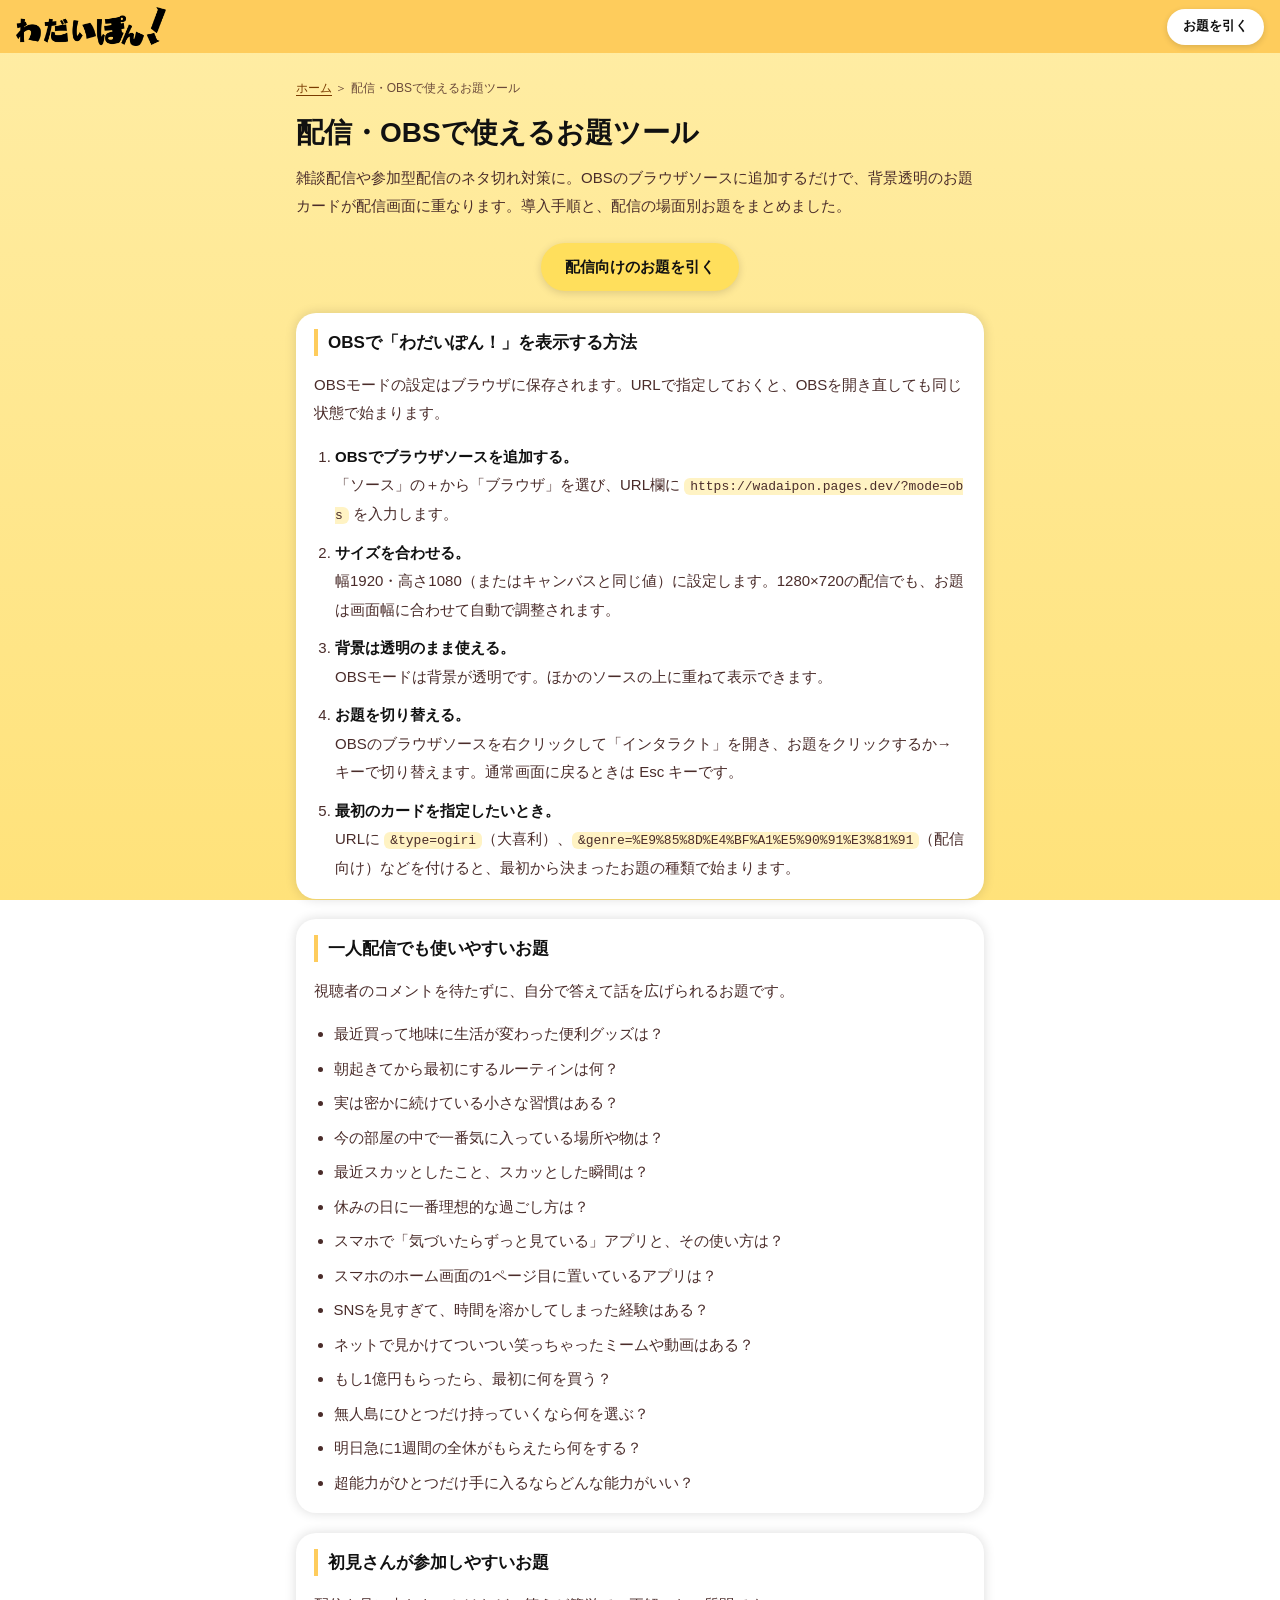
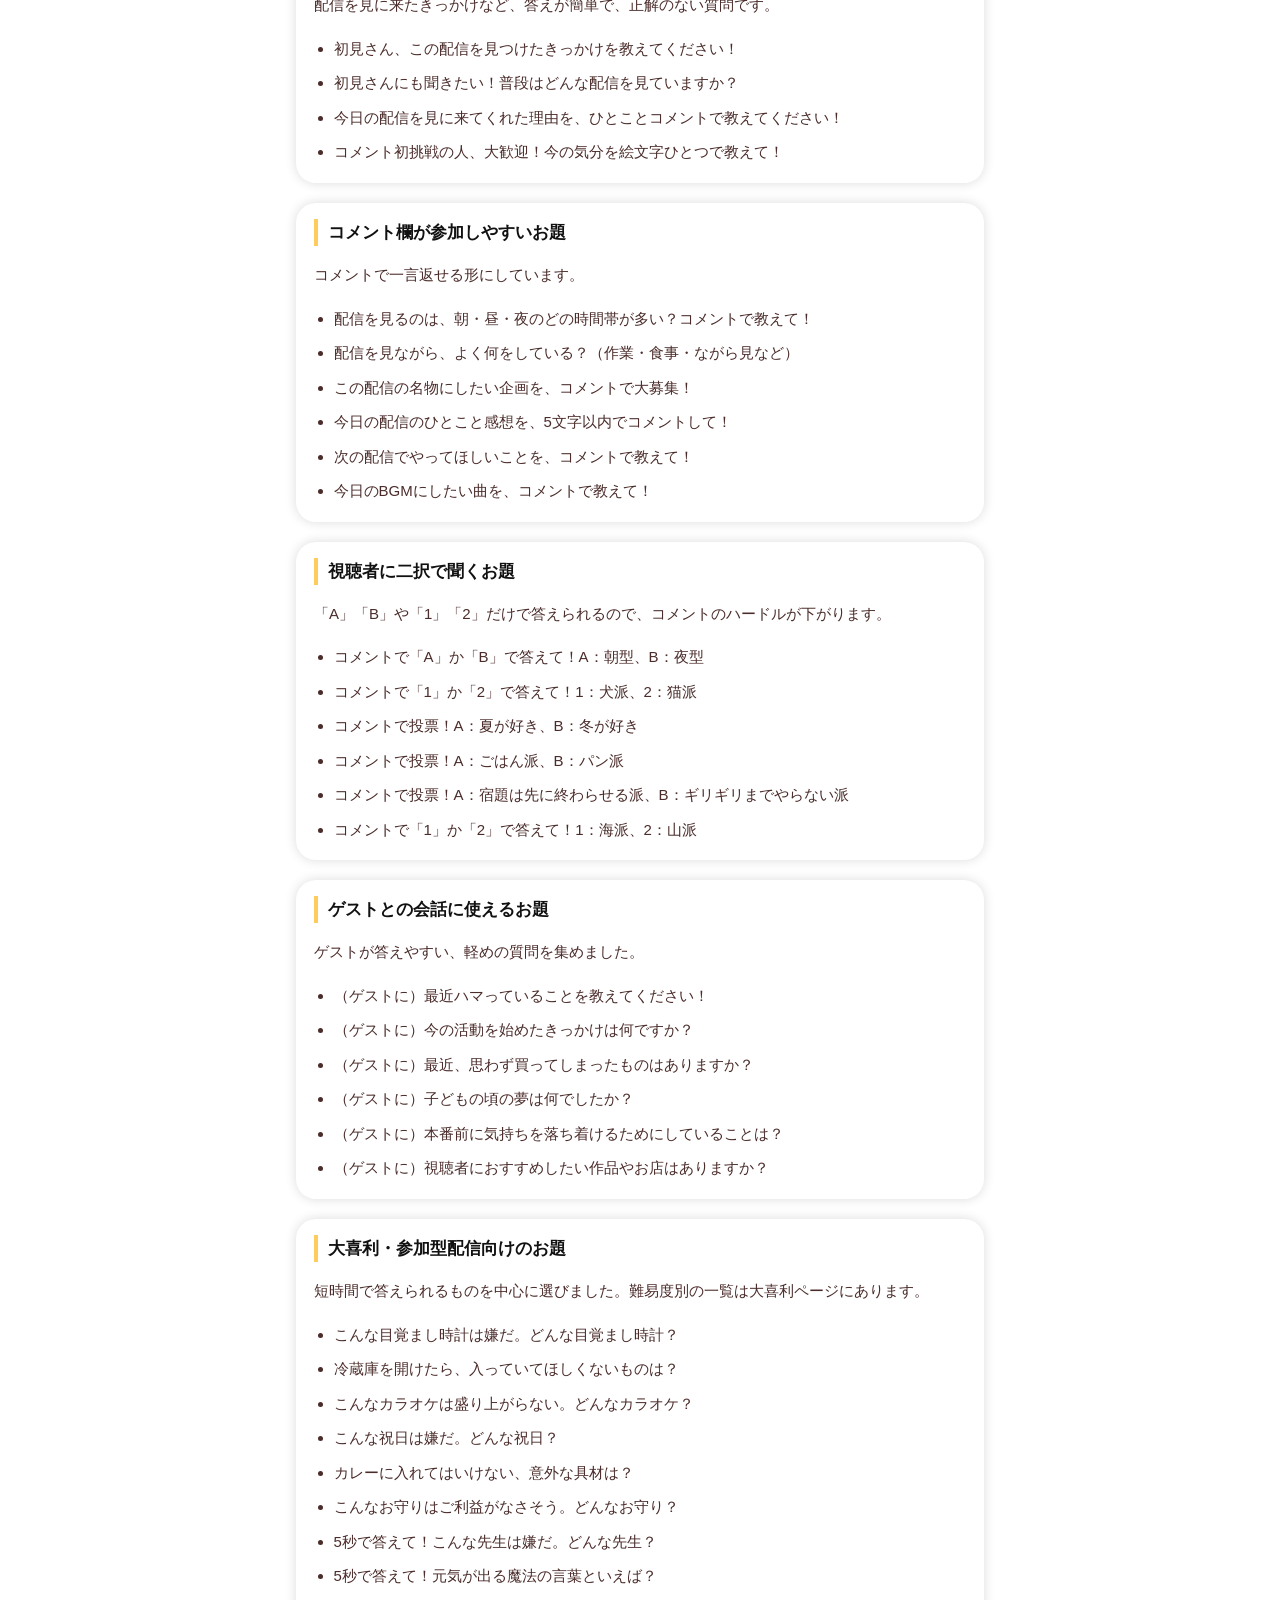
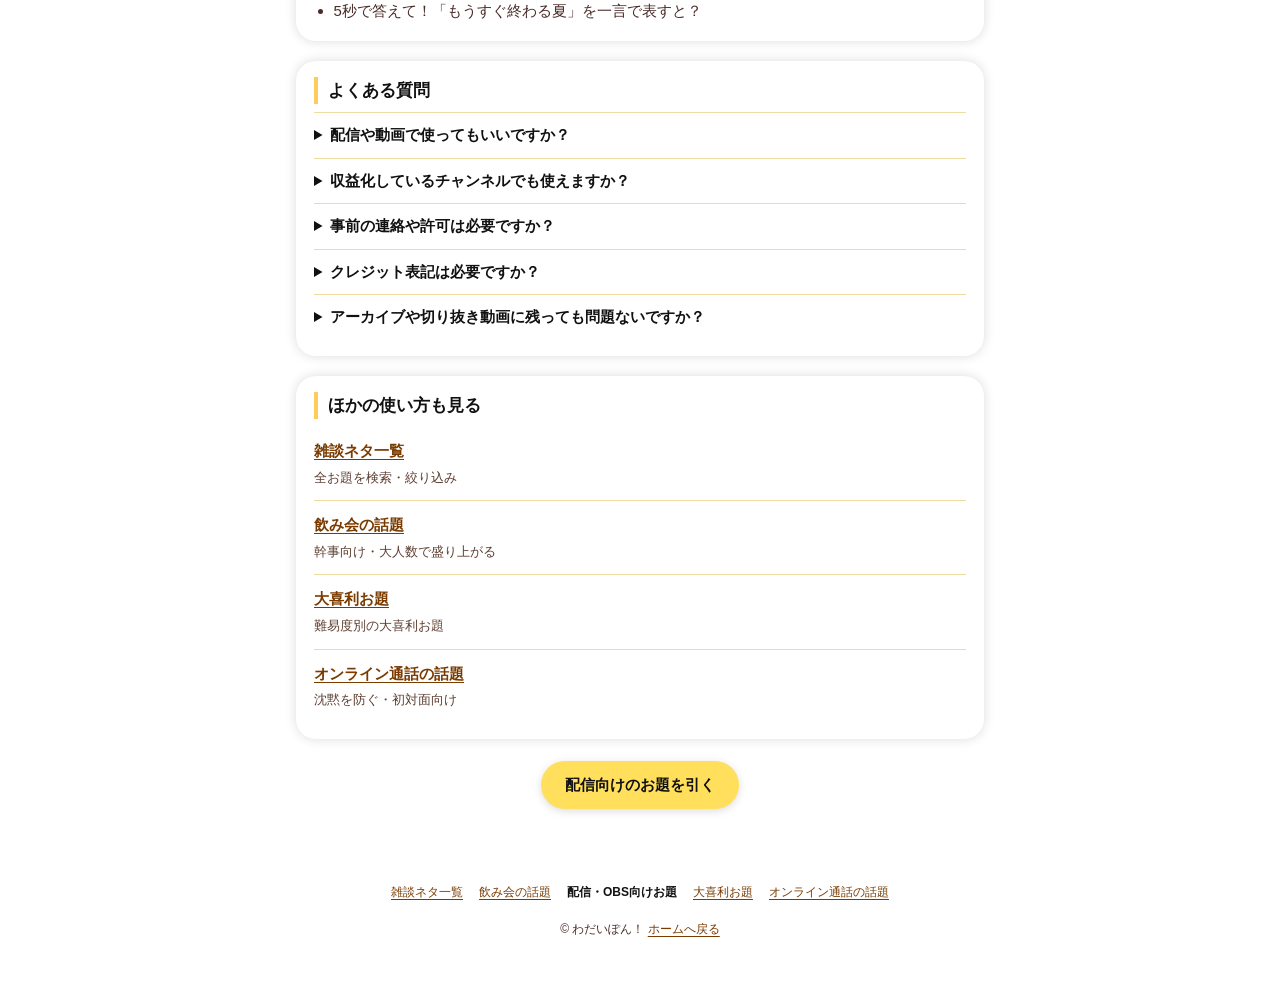
<file: haishin/index.html>
<!doctype html>
<html lang="ja">
<head>
<meta charset="utf-8">
<meta name="viewport" content="width=device-width, initial-scale=1">
<title>配信・OBSで使えるお題ツール｜透明背景・URL指定・コメント参加型お題｜わだいぽん！</title>
<meta name="description" content="OBSのブラウザソースにそのまま追加できる無料のお題ツール。背景透明のOBSモード、URLでの初期設定、初見さん向け・コメント参加型・二択・ゲスト会話のお題を紹介します。">
<meta name="robots" content="index, follow, max-image-preview:large">
<meta name="theme-color" content="#fecc5c">
<link rel="canonical" href="https://wadaipon.pages.dev/haishin/">
<meta property="og:type" content="article">
<meta property="og:site_name" content="わだいぽん！">
<meta property="og:locale" content="ja_JP">
<meta property="og:title" content="配信・OBSで使えるお題ツール｜透明背景・URL指定・コメント参加型お題｜わだいぽん！">
<meta property="og:description" content="OBSのブラウザソースにそのまま追加できる無料のお題ツール。背景透明のOBSモード、URLでの初期設定、初見さん向け・コメント参加型・二択・ゲスト会話のお題を紹介します。">
<meta property="og:url" content="https://wadaipon.pages.dev/haishin/">
<meta property="og:image" content="https://wadaipon.pages.dev/assets/e8d5dbaa069a6652a78911e64f6f37c8.jpg">
<meta name="twitter:card" content="summary_large_image">
<meta name="twitter:title" content="配信・OBSで使えるお題ツール｜透明背景・URL指定・コメント参加型お題｜わだいぽん！">
<meta name="twitter:description" content="OBSのブラウザソースにそのまま追加できる無料のお題ツール。背景透明のOBSモード、URLでの初期設定、初見さん向け・コメント参加型・二択・ゲスト会話のお題を紹介します。">
<meta name="twitter:image" content="https://wadaipon.pages.dev/assets/e8d5dbaa069a6652a78911e64f6f37c8.jpg">
<link rel="icon" href="https://wadaipon.pages.dev/favicon.ico" sizes="any">
<link rel="icon" type="image/png" href="https://wadaipon.pages.dev/favicon.png" sizes="192x192">
<link rel="apple-touch-icon" href="/assets/apple-touch-icon.png">
<script type="application/ld+json">{"@context": "https://schema.org", "@type": "BreadcrumbList", "itemListElement": [{"@type": "ListItem", "position": 1, "name": "わだいぽん！", "item": "https://wadaipon.pages.dev/"}, {"@type": "ListItem", "position": 2, "name": "配信・OBSで使えるお題ツール", "item": "https://wadaipon.pages.dev/haishin/"}]}</script>
<script type="application/ld+json">{"@context": "https://schema.org", "@type": "WebPage", "name": "配信・OBSで使えるお題ツール｜透明背景・URL指定・コメント参加型お題｜わだいぽん！", "url": "https://wadaipon.pages.dev/haishin/", "inLanguage": "ja", "dateModified": "2026-11-14", "isPartOf": {"@type": "WebSite", "name": "わだいぽん！", "url": "https://wadaipon.pages.dev/"}}</script>
<script type="application/ld+json">{"@context": "https://schema.org", "@type": "FAQPage", "mainEntity": [{"@type": "Question", "name": "配信や動画で使ってもいいですか？", "acceptedAnswer": {"@type": "Answer", "text": "はい。YouTube、Twitch、ツイキャス、ニコニコ生放送など、配信や動画でご自由にお使いいただけます。"}}, {"@type": "Question", "name": "収益化しているチャンネルでも使えますか？", "acceptedAnswer": {"@type": "Answer", "text": "はい。個人・法人を問わず、収益化されている配信でも無料でご利用いただけます。"}}, {"@type": "Question", "name": "事前の連絡や許可は必要ですか？", "acceptedAnswer": {"@type": "Answer", "text": "不要です。事前連絡なしでお使いいただけます。"}}, {"@type": "Question", "name": "クレジット表記は必要ですか？", "acceptedAnswer": {"@type": "Answer", "text": "任意です。記載しなくても問題ありませんが、概要欄やSNSでご紹介いただけると励みになります。"}}, {"@type": "Question", "name": "アーカイブや切り抜き動画に残っても問題ないですか？", "acceptedAnswer": {"@type": "Answer", "text": "問題ありません。切り抜き動画やアーカイブでもそのままご利用いただけます。"}}]}</script>
<link rel="stylesheet" href="/css/pages.css">
</head>
<body>
<a class="skip" href="#main">本文へ移動</a>
<header class="hd"><a class="logo" href="/"><img src="/assets/71b719b9245d8a863fe940a97056536b.png" alt="わだいぽん！" width="150" height="82"></a><a class="cta-s" href="/">お題を引く</a></header>
<main id="main">
<nav class="bc" aria-label="パンくず"><a href="/">ホーム</a> ＞ <span>配信・OBSで使えるお題ツール</span></nav>
<h1>配信・OBSで使えるお題ツール</h1>
<p class="lead">雑談配信や参加型配信のネタ切れ対策に。OBSのブラウザソースに追加するだけで、背景透明のお題カードが配信画面に重なります。導入手順と、配信の場面別お題をまとめました。</p>
<p class="cta"><a href="/?genre=%E9%85%8D%E4%BF%A1%E5%90%91%E3%81%91">配信向けのお題を引く</a></p>
<section><h2>OBSで「わだいぽん！」を表示する方法</h2><p>OBSモードの設定はブラウザに保存されます。URLで指定しておくと、OBSを開き直しても同じ状態で始まります。</p><ol class="tp"><li><b>OBSでブラウザソースを追加する。</b>「ソース」の＋から「ブラウザ」を選び、URL欄に <code>https://wadaipon.pages.dev/?mode=obs</code> を入力します。</li><li><b>サイズを合わせる。</b>幅1920・高さ1080（またはキャンバスと同じ値）に設定します。1280×720の配信でも、お題は画面幅に合わせて自動で調整されます。</li><li><b>背景は透明のまま使える。</b>OBSモードは背景が透明です。ほかのソースの上に重ねて表示できます。</li><li><b>お題を切り替える。</b>OBSのブラウザソースを右クリックして「インタラクト」を開き、お題をクリックするか→キーで切り替えます。通常画面に戻るときは Esc キーです。</li><li><b>最初のカードを指定したいとき。</b>URLに <code>&amp;type=ogiri</code>（大喜利）、<code>&amp;genre=%E9%85%8D%E4%BF%A1%E5%90%91%E3%81%91</code>（配信向け）などを付けると、最初から決まったお題の種類で始まります。</li></ol></section><section><h2>一人配信でも使いやすいお題</h2><p>視聴者のコメントを待たずに、自分で答えて話を広げられるお題です。</p><ul class="tl"><li>最近買って地味に生活が変わった便利グッズは？</li><li>朝起きてから最初にするルーティンは何？</li><li>実は密かに続けている小さな習慣はある？</li><li>今の部屋の中で一番気に入っている場所や物は？</li><li>最近スカッとしたこと、スカッとした瞬間は？</li><li>休みの日に一番理想的な過ごし方は？</li><li>スマホで「気づいたらずっと見ている」アプリと、その使い方は？</li><li>スマホのホーム画面の1ページ目に置いているアプリは？</li><li>SNSを見すぎて、時間を溶かしてしまった経験はある？</li><li>ネットで見かけてついつい笑っちゃったミームや動画はある？</li><li>もし1億円もらったら、最初に何を買う？</li><li>無人島にひとつだけ持っていくなら何を選ぶ？</li><li>明日急に1週間の全休がもらえたら何をする？</li><li>超能力がひとつだけ手に入るならどんな能力がいい？</li></ul></section><section><h2>初見さんが参加しやすいお題</h2><p>配信を見に来たきっかけなど、答えが簡単で、正解のない質問です。</p><ul class="tl"><li>初見さん、この配信を見つけたきっかけを教えてください！</li><li>初見さんにも聞きたい！普段はどんな配信を見ていますか？</li><li>今日の配信を見に来てくれた理由を、ひとことコメントで教えてください！</li><li>コメント初挑戦の人、大歓迎！今の気分を絵文字ひとつで教えて！</li></ul></section><section><h2>コメント欄が参加しやすいお題</h2><p>コメントで一言返せる形にしています。</p><ul class="tl"><li>配信を見るのは、朝・昼・夜のどの時間帯が多い？コメントで教えて！</li><li>配信を見ながら、よく何をしている？（作業・食事・ながら見など）</li><li>この配信の名物にしたい企画を、コメントで大募集！</li><li>今日の配信のひとこと感想を、5文字以内でコメントして！</li><li>次の配信でやってほしいことを、コメントで教えて！</li><li>今日のBGMにしたい曲を、コメントで教えて！</li></ul></section><section><h2>視聴者に二択で聞くお題</h2><p>「A」「B」や「1」「2」だけで答えられるので、コメントのハードルが下がります。</p><ul class="tl"><li>コメントで「A」か「B」で答えて！A：朝型、B：夜型</li><li>コメントで「1」か「2」で答えて！1：犬派、2：猫派</li><li>コメントで投票！A：夏が好き、B：冬が好き</li><li>コメントで投票！A：ごはん派、B：パン派</li><li>コメントで投票！A：宿題は先に終わらせる派、B：ギリギリまでやらない派</li><li>コメントで「1」か「2」で答えて！1：海派、2：山派</li></ul></section><section><h2>ゲストとの会話に使えるお題</h2><p>ゲストが答えやすい、軽めの質問を集めました。</p><ul class="tl"><li>（ゲストに）最近ハマっていることを教えてください！</li><li>（ゲストに）今の活動を始めたきっかけは何ですか？</li><li>（ゲストに）最近、思わず買ってしまったものはありますか？</li><li>（ゲストに）子どもの頃の夢は何でしたか？</li><li>（ゲストに）本番前に気持ちを落ち着けるためにしていることは？</li><li>（ゲストに）視聴者におすすめしたい作品やお店はありますか？</li></ul></section><section><h2>大喜利・参加型配信向けのお題</h2><p>短時間で答えられるものを中心に選びました。難易度別の一覧は大喜利ページにあります。</p><ul class="tl"><li>こんな目覚まし時計は嫌だ。どんな目覚まし時計？</li><li>冷蔵庫を開けたら、入っていてほしくないものは？</li><li>こんなカラオケは盛り上がらない。どんなカラオケ？</li><li>こんな祝日は嫌だ。どんな祝日？</li><li>カレーに入れてはいけない、意外な具材は？</li><li>こんなお守りはご利益がなさそう。どんなお守り？</li><li>5秒で答えて！こんな先生は嫌だ。どんな先生？</li><li>5秒で答えて！元気が出る魔法の言葉といえば？</li><li>5秒で答えて！「もうすぐ終わる夏」を一言で表すと？</li></ul></section>
<section><h2>よくある質問</h2><details><summary>配信や動画で使ってもいいですか？</summary><p>はい。YouTube、Twitch、ツイキャス、ニコニコ生放送など、配信や動画でご自由にお使いいただけます。</p></details><details><summary>収益化しているチャンネルでも使えますか？</summary><p>はい。個人・法人を問わず、収益化されている配信でも無料でご利用いただけます。</p></details><details><summary>事前の連絡や許可は必要ですか？</summary><p>不要です。事前連絡なしでお使いいただけます。</p></details><details><summary>クレジット表記は必要ですか？</summary><p>任意です。記載しなくても問題ありませんが、概要欄やSNSでご紹介いただけると励みになります。</p></details><details><summary>アーカイブや切り抜き動画に残っても問題ないですか？</summary><p>問題ありません。切り抜き動画やアーカイブでもそのままご利用いただけます。</p></details></section>
<section><h2>ほかの使い方も見る</h2><ul class="rel"><li><a href="/topics/">雑談ネタ一覧</a><span>全お題を検索・絞り込み</span></li><li><a href="/nomikai/">飲み会の話題</a><span>幹事向け・大人数で盛り上がる</span></li><li><a href="/ogiri/">大喜利お題</a><span>難易度別の大喜利お題</span></li><li><a href="/online/">オンライン通話の話題</a><span>沈黙を防ぐ・初対面向け</span></li></ul></section>
<p class="cta"><a href="/?genre=%E9%85%8D%E4%BF%A1%E5%90%91%E3%81%91">配信向けのお題を引く</a></p>
</main>
<footer><nav aria-label="お題ページ一覧"><a href="/topics/">雑談ネタ一覧</a><a href="/nomikai/">飲み会の話題</a><a href="/haishin/" aria-current="page">配信・OBS向けお題</a><a href="/ogiri/">大喜利お題</a><a href="/online/">オンライン通話の話題</a></nav><p>© わだいぽん！ <a href="/">ホームへ戻る</a></p></footer>

</body>
</html>
</file>
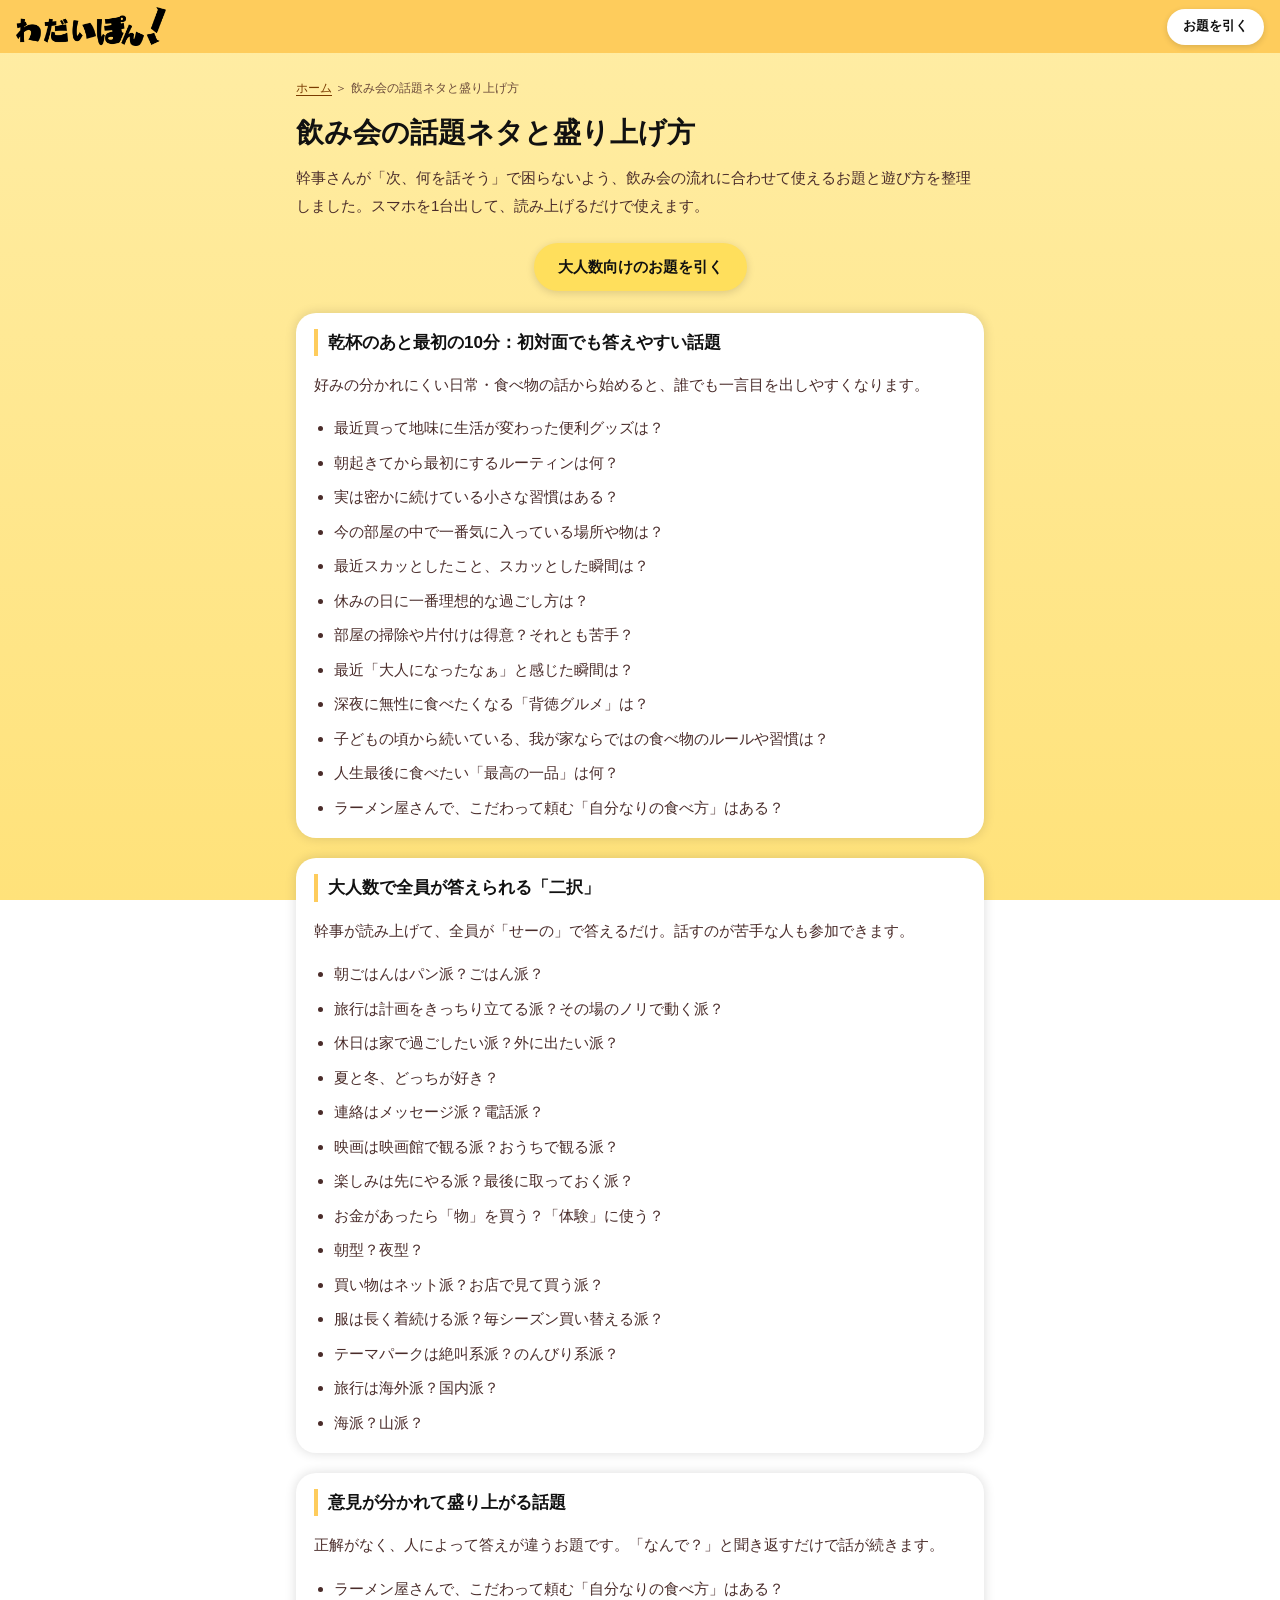
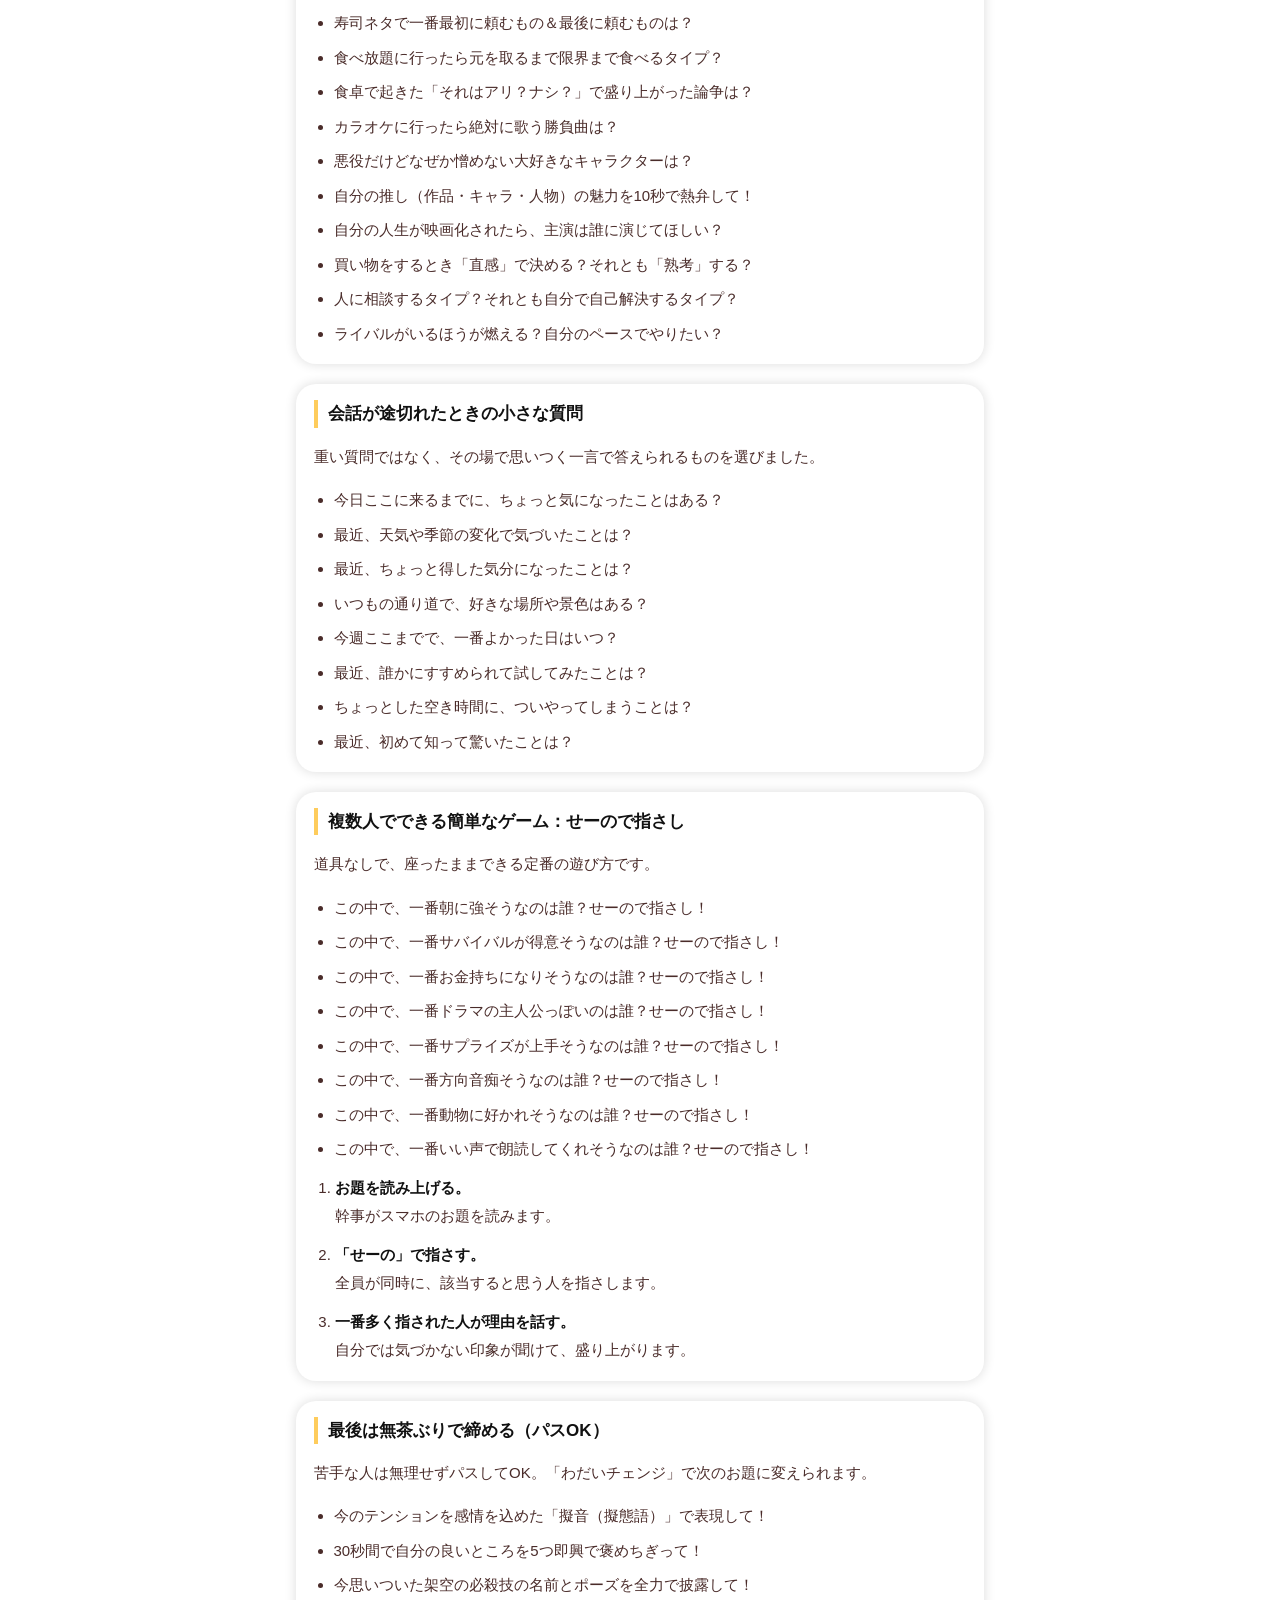
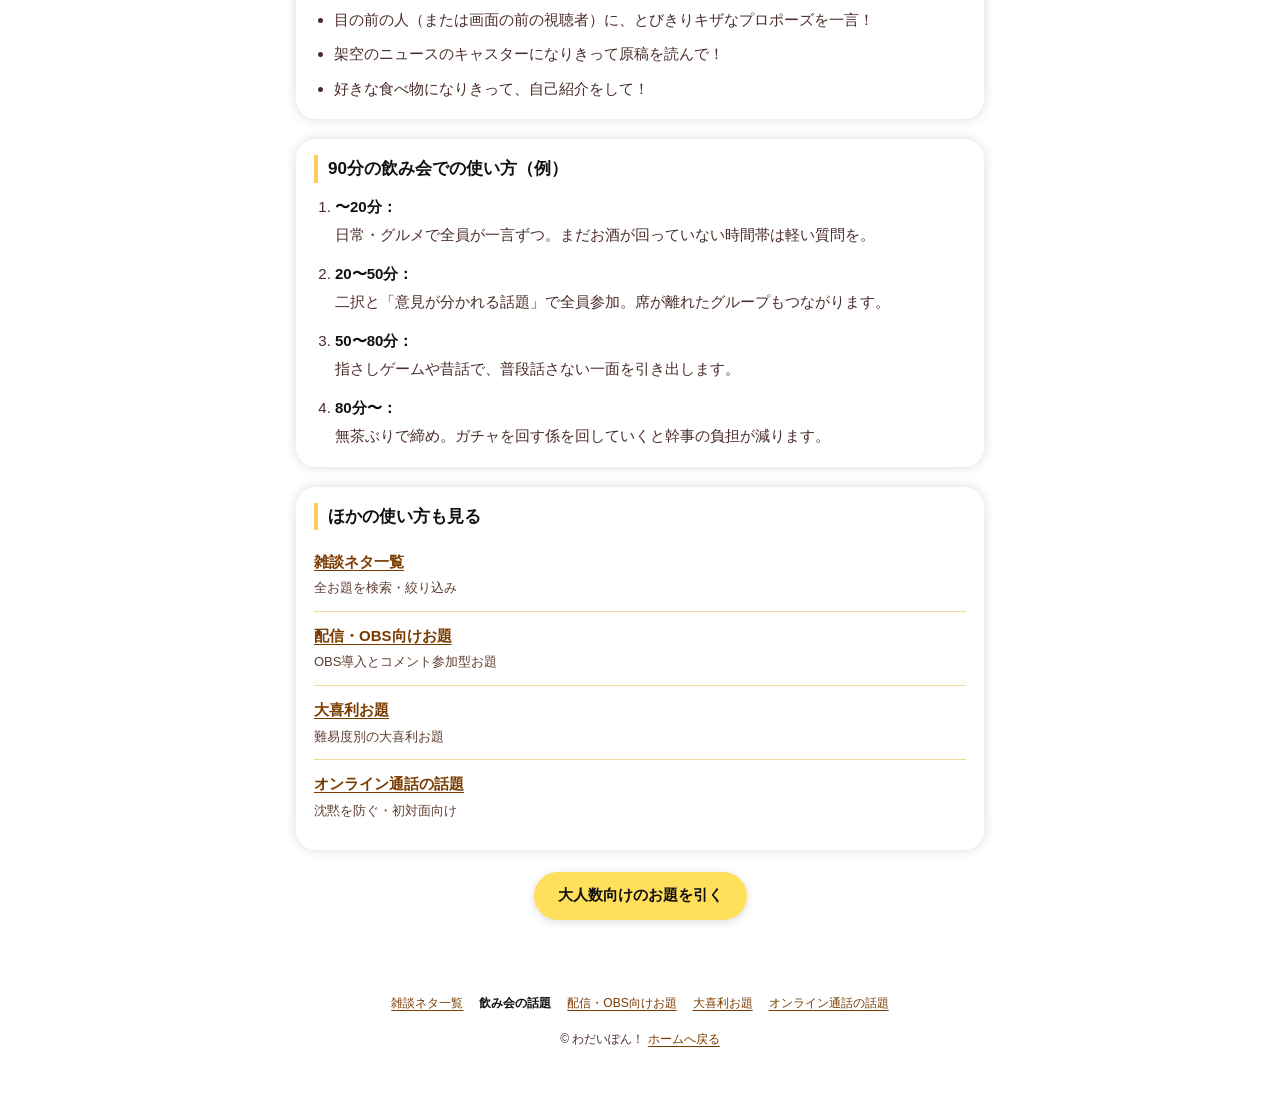
<file: nomikai/index.html>
<!doctype html>
<html lang="ja">
<head>
<meta charset="utf-8">
<meta name="viewport" content="width=device-width, initial-scale=1">
<title>飲み会の話題ネタと盛り上げ方｜初対面・大人数・沈黙対策【幹事向け】｜わだいぽん！</title>
<meta name="description" content="飲み会・宴会の幹事向けに、初対面でも答えやすい話題、大人数で盛り上がる二択、意見が分かれるお題、会話が途切れたときの質問、せーので指さしゲームの進め方をまとめました。">
<meta name="robots" content="index, follow, max-image-preview:large">
<meta name="theme-color" content="#fecc5c">
<link rel="canonical" href="https://wadaipon.pages.dev/nomikai/">
<meta property="og:type" content="article">
<meta property="og:site_name" content="わだいぽん！">
<meta property="og:locale" content="ja_JP">
<meta property="og:title" content="飲み会の話題ネタと盛り上げ方｜初対面・大人数・沈黙対策【幹事向け】｜わだいぽん！">
<meta property="og:description" content="飲み会・宴会の幹事向けに、初対面でも答えやすい話題、大人数で盛り上がる二択、意見が分かれるお題、会話が途切れたときの質問、せーので指さしゲームの進め方をまとめました。">
<meta property="og:url" content="https://wadaipon.pages.dev/nomikai/">
<meta property="og:image" content="https://wadaipon.pages.dev/assets/e8d5dbaa069a6652a78911e64f6f37c8.jpg">
<meta name="twitter:card" content="summary_large_image">
<meta name="twitter:title" content="飲み会の話題ネタと盛り上げ方｜初対面・大人数・沈黙対策【幹事向け】｜わだいぽん！">
<meta name="twitter:description" content="飲み会・宴会の幹事向けに、初対面でも答えやすい話題、大人数で盛り上がる二択、意見が分かれるお題、会話が途切れたときの質問、せーので指さしゲームの進め方をまとめました。">
<meta name="twitter:image" content="https://wadaipon.pages.dev/assets/e8d5dbaa069a6652a78911e64f6f37c8.jpg">
<link rel="icon" href="https://wadaipon.pages.dev/favicon.ico" sizes="any">
<link rel="icon" type="image/png" href="https://wadaipon.pages.dev/favicon.png" sizes="192x192">
<link rel="apple-touch-icon" href="/assets/apple-touch-icon.png">
<script type="application/ld+json">{"@context": "https://schema.org", "@type": "BreadcrumbList", "itemListElement": [{"@type": "ListItem", "position": 1, "name": "わだいぽん！", "item": "https://wadaipon.pages.dev/"}, {"@type": "ListItem", "position": 2, "name": "飲み会の話題ネタと盛り上げ方", "item": "https://wadaipon.pages.dev/nomikai/"}]}</script>
<script type="application/ld+json">{"@context": "https://schema.org", "@type": "WebPage", "name": "飲み会の話題ネタと盛り上げ方｜初対面・大人数・沈黙対策【幹事向け】｜わだいぽん！", "url": "https://wadaipon.pages.dev/nomikai/", "inLanguage": "ja", "dateModified": "2026-11-14", "isPartOf": {"@type": "WebSite", "name": "わだいぽん！", "url": "https://wadaipon.pages.dev/"}}</script>
<link rel="stylesheet" href="/css/pages.css">
</head>
<body>
<a class="skip" href="#main">本文へ移動</a>
<header class="hd"><a class="logo" href="/"><img src="/assets/71b719b9245d8a863fe940a97056536b.png" alt="わだいぽん！" width="150" height="82"></a><a class="cta-s" href="/">お題を引く</a></header>
<main id="main">
<nav class="bc" aria-label="パンくず"><a href="/">ホーム</a> ＞ <span>飲み会の話題ネタと盛り上げ方</span></nav>
<h1>飲み会の話題ネタと盛り上げ方</h1>
<p class="lead">幹事さんが「次、何を話そう」で困らないよう、飲み会の流れに合わせて使えるお題と遊び方を整理しました。スマホを1台出して、読み上げるだけで使えます。</p>
<p class="cta"><a href="/?scene=%E5%A4%A7%E4%BA%BA%E6%95%B0">大人数向けのお題を引く</a></p>
<section><h2>乾杯のあと最初の10分：初対面でも答えやすい話題</h2><p>好みの分かれにくい日常・食べ物の話から始めると、誰でも一言目を出しやすくなります。</p><ul class="tl"><li>最近買って地味に生活が変わった便利グッズは？</li><li>朝起きてから最初にするルーティンは何？</li><li>実は密かに続けている小さな習慣はある？</li><li>今の部屋の中で一番気に入っている場所や物は？</li><li>最近スカッとしたこと、スカッとした瞬間は？</li><li>休みの日に一番理想的な過ごし方は？</li><li>部屋の掃除や片付けは得意？それとも苦手？</li><li>最近「大人になったなぁ」と感じた瞬間は？</li><li>深夜に無性に食べたくなる「背徳グルメ」は？</li><li>子どもの頃から続いている、我が家ならではの食べ物のルールや習慣は？</li><li>人生最後に食べたい「最高の一品」は何？</li><li>ラーメン屋さんで、こだわって頼む「自分なりの食べ方」はある？</li></ul></section><section><h2>大人数で全員が答えられる「二択」</h2><p>幹事が読み上げて、全員が「せーの」で答えるだけ。話すのが苦手な人も参加できます。</p><ul class="tl"><li>朝ごはんはパン派？ごはん派？</li><li>旅行は計画をきっちり立てる派？その場のノリで動く派？</li><li>休日は家で過ごしたい派？外に出たい派？</li><li>夏と冬、どっちが好き？</li><li>連絡はメッセージ派？電話派？</li><li>映画は映画館で観る派？おうちで観る派？</li><li>楽しみは先にやる派？最後に取っておく派？</li><li>お金があったら「物」を買う？「体験」に使う？</li><li>朝型？夜型？</li><li>買い物はネット派？お店で見て買う派？</li><li>服は長く着続ける派？毎シーズン買い替える派？</li><li>テーマパークは絶叫系派？のんびり系派？</li><li>旅行は海外派？国内派？</li><li>海派？山派？</li></ul></section><section><h2>意見が分かれて盛り上がる話題</h2><p>正解がなく、人によって答えが違うお題です。「なんで？」と聞き返すだけで話が続きます。</p><ul class="tl"><li>ラーメン屋さんで、こだわって頼む「自分なりの食べ方」はある？</li><li>寿司ネタで一番最初に頼むもの＆最後に頼むものは？</li><li>食べ放題に行ったら元を取るまで限界まで食べるタイプ？</li><li>食卓で起きた「それはアリ？ナシ？」で盛り上がった論争は？</li><li>カラオケに行ったら絶対に歌う勝負曲は？</li><li>悪役だけどなぜか憎めない大好きなキャラクターは？</li><li>自分の推し（作品・キャラ・人物）の魅力を10秒で熱弁して！</li><li>自分の人生が映画化されたら、主演は誰に演じてほしい？</li><li>買い物をするとき「直感」で決める？それとも「熟考」する？</li><li>人に相談するタイプ？それとも自分で自己解決するタイプ？</li><li>ライバルがいるほうが燃える？自分のペースでやりたい？</li></ul></section><section><h2>会話が途切れたときの小さな質問</h2><p>重い質問ではなく、その場で思いつく一言で答えられるものを選びました。</p><ul class="tl"><li>今日ここに来るまでに、ちょっと気になったことはある？</li><li>最近、天気や季節の変化で気づいたことは？</li><li>最近、ちょっと得した気分になったことは？</li><li>いつもの通り道で、好きな場所や景色はある？</li><li>今週ここまでで、一番よかった日はいつ？</li><li>最近、誰かにすすめられて試してみたことは？</li><li>ちょっとした空き時間に、ついやってしまうことは？</li><li>最近、初めて知って驚いたことは？</li></ul></section><section><h2>複数人でできる簡単なゲーム：せーので指さし</h2><p>道具なしで、座ったままできる定番の遊び方です。</p><ul class="tl"><li>この中で、一番朝に強そうなのは誰？せーので指さし！</li><li>この中で、一番サバイバルが得意そうなのは誰？せーので指さし！</li><li>この中で、一番お金持ちになりそうなのは誰？せーので指さし！</li><li>この中で、一番ドラマの主人公っぽいのは誰？せーので指さし！</li><li>この中で、一番サプライズが上手そうなのは誰？せーので指さし！</li><li>この中で、一番方向音痴そうなのは誰？せーので指さし！</li><li>この中で、一番動物に好かれそうなのは誰？せーので指さし！</li><li>この中で、一番いい声で朗読してくれそうなのは誰？せーので指さし！</li></ul><ol class="tp"><li><b>お題を読み上げる。</b>幹事がスマホのお題を読みます。</li><li><b>「せーの」で指さす。</b>全員が同時に、該当すると思う人を指さします。</li><li><b>一番多く指された人が理由を話す。</b>自分では気づかない印象が聞けて、盛り上がります。</li></ol></section><section><h2>最後は無茶ぶりで締める（パスOK）</h2><p>苦手な人は無理せずパスしてOK。「わだいチェンジ」で次のお題に変えられます。</p><ul class="tl"><li>今のテンションを感情を込めた「擬音（擬態語）」で表現して！</li><li>30秒間で自分の良いところを5つ即興で褒めちぎって！</li><li>今思いついた架空の必殺技の名前とポーズを全力で披露して！</li><li>目の前の人（または画面の前の視聴者）に、とびきりキザなプロポーズを一言！</li><li>架空のニュースのキャスターになりきって原稿を読んで！</li><li>好きな食べ物になりきって、自己紹介をして！</li></ul></section><section><h2>90分の飲み会での使い方（例）</h2><ol class="tp"><li><b>〜20分：</b>日常・グルメで全員が一言ずつ。まだお酒が回っていない時間帯は軽い質問を。</li><li><b>20〜50分：</b>二択と「意見が分かれる話題」で全員参加。席が離れたグループもつながります。</li><li><b>50〜80分：</b>指さしゲームや昔話で、普段話さない一面を引き出します。</li><li><b>80分〜：</b>無茶ぶりで締め。ガチャを回す係を回していくと幹事の負担が減ります。</li></ol></section>

<section><h2>ほかの使い方も見る</h2><ul class="rel"><li><a href="/topics/">雑談ネタ一覧</a><span>全お題を検索・絞り込み</span></li><li><a href="/haishin/">配信・OBS向けお題</a><span>OBS導入とコメント参加型お題</span></li><li><a href="/ogiri/">大喜利お題</a><span>難易度別の大喜利お題</span></li><li><a href="/online/">オンライン通話の話題</a><span>沈黙を防ぐ・初対面向け</span></li></ul></section>
<p class="cta"><a href="/?scene=%E5%A4%A7%E4%BA%BA%E6%95%B0">大人数向けのお題を引く</a></p>
</main>
<footer><nav aria-label="お題ページ一覧"><a href="/topics/">雑談ネタ一覧</a><a href="/nomikai/" aria-current="page">飲み会の話題</a><a href="/haishin/">配信・OBS向けお題</a><a href="/ogiri/">大喜利お題</a><a href="/online/">オンライン通話の話題</a></nav><p>© わだいぽん！ <a href="/">ホームへ戻る</a></p></footer>

</body>
</html>
</file>
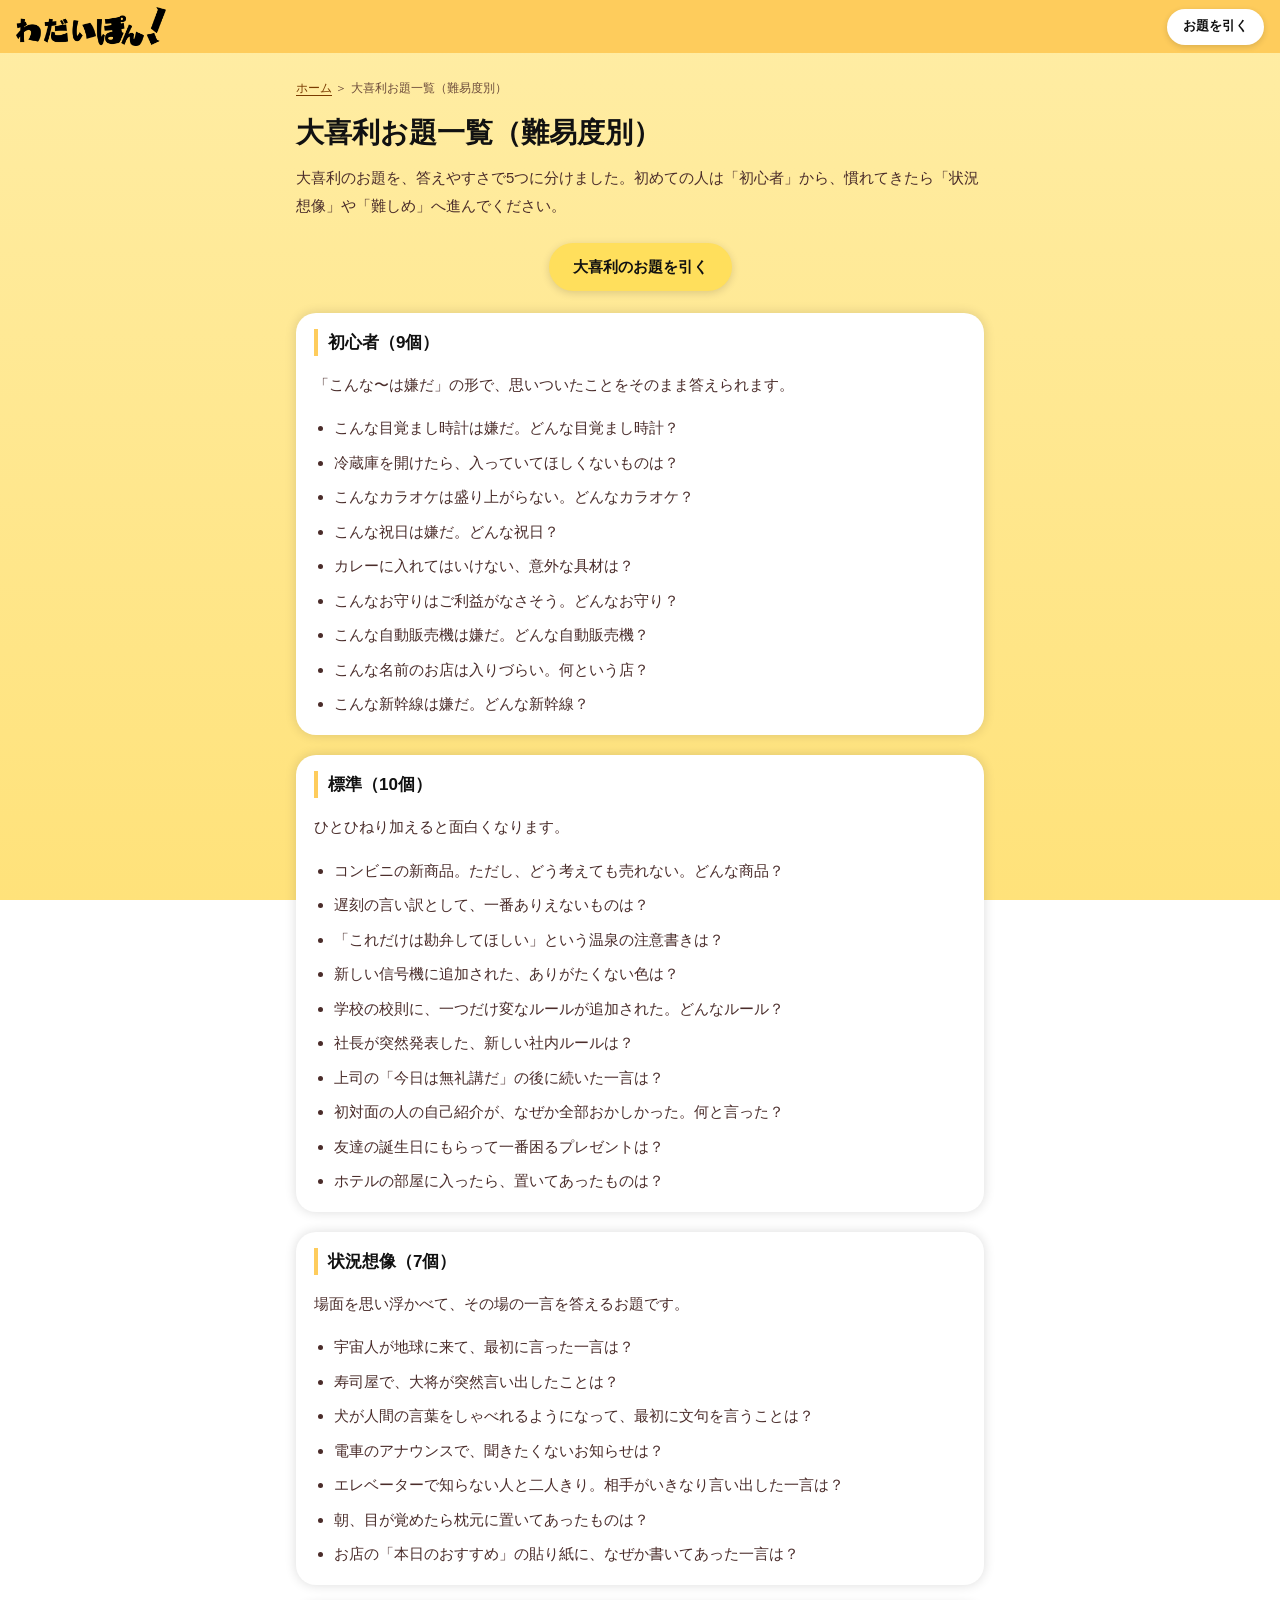
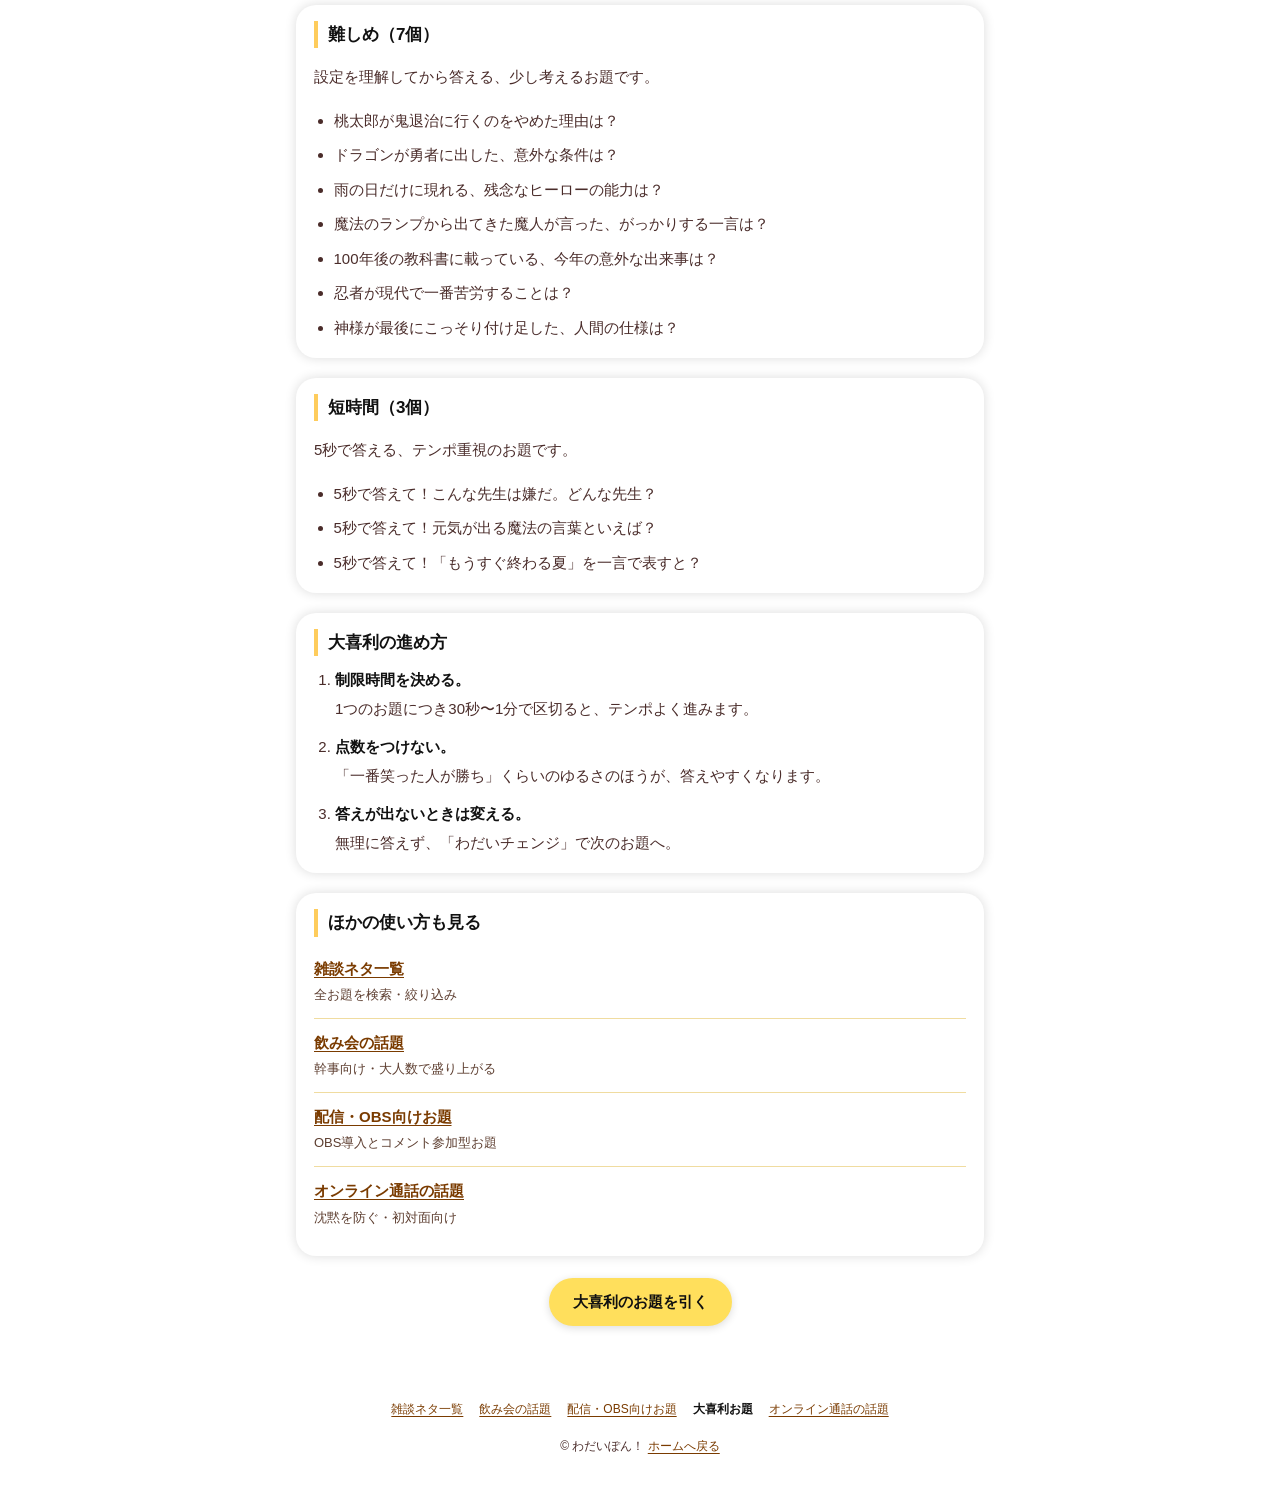
<file: ogiri/index.html>
<!doctype html>
<html lang="ja">
<head>
<meta charset="utf-8">
<meta name="viewport" content="width=device-width, initial-scale=1">
<title>大喜利お題一覧（36個）｜初心者・難しめ・5秒回答まで難易度別｜わだいぽん！</title>
<meta name="description" content="大喜利のお題36個を、初心者向け・標準・状況想像・難しめ・短時間の難易度別に紹介。飲み会・配信・オンライン通話で遊べます。">
<meta name="robots" content="index, follow, max-image-preview:large">
<meta name="theme-color" content="#fecc5c">
<link rel="canonical" href="https://wadaipon.pages.dev/ogiri/">
<meta property="og:type" content="article">
<meta property="og:site_name" content="わだいぽん！">
<meta property="og:locale" content="ja_JP">
<meta property="og:title" content="大喜利お題一覧（36個）｜初心者・難しめ・5秒回答まで難易度別｜わだいぽん！">
<meta property="og:description" content="大喜利のお題36個を、初心者向け・標準・状況想像・難しめ・短時間の難易度別に紹介。飲み会・配信・オンライン通話で遊べます。">
<meta property="og:url" content="https://wadaipon.pages.dev/ogiri/">
<meta property="og:image" content="https://wadaipon.pages.dev/assets/e8d5dbaa069a6652a78911e64f6f37c8.jpg">
<meta name="twitter:card" content="summary_large_image">
<meta name="twitter:title" content="大喜利お題一覧（36個）｜初心者・難しめ・5秒回答まで難易度別｜わだいぽん！">
<meta name="twitter:description" content="大喜利のお題36個を、初心者向け・標準・状況想像・難しめ・短時間の難易度別に紹介。飲み会・配信・オンライン通話で遊べます。">
<meta name="twitter:image" content="https://wadaipon.pages.dev/assets/e8d5dbaa069a6652a78911e64f6f37c8.jpg">
<link rel="icon" href="https://wadaipon.pages.dev/favicon.ico" sizes="any">
<link rel="icon" type="image/png" href="https://wadaipon.pages.dev/favicon.png" sizes="192x192">
<link rel="apple-touch-icon" href="/assets/apple-touch-icon.png">
<script type="application/ld+json">{"@context": "https://schema.org", "@type": "BreadcrumbList", "itemListElement": [{"@type": "ListItem", "position": 1, "name": "わだいぽん！", "item": "https://wadaipon.pages.dev/"}, {"@type": "ListItem", "position": 2, "name": "大喜利お題一覧（難易度別）", "item": "https://wadaipon.pages.dev/ogiri/"}]}</script>
<script type="application/ld+json">{"@context": "https://schema.org", "@type": "WebPage", "name": "大喜利お題一覧（36個）｜初心者・難しめ・5秒回答まで難易度別｜わだいぽん！", "url": "https://wadaipon.pages.dev/ogiri/", "inLanguage": "ja", "dateModified": "2026-11-14", "isPartOf": {"@type": "WebSite", "name": "わだいぽん！", "url": "https://wadaipon.pages.dev/"}}</script>
<link rel="stylesheet" href="/css/pages.css">
</head>
<body>
<a class="skip" href="#main">本文へ移動</a>
<header class="hd"><a class="logo" href="/"><img src="/assets/71b719b9245d8a863fe940a97056536b.png" alt="わだいぽん！" width="150" height="82"></a><a class="cta-s" href="/">お題を引く</a></header>
<main id="main">
<nav class="bc" aria-label="パンくず"><a href="/">ホーム</a> ＞ <span>大喜利お題一覧（難易度別）</span></nav>
<h1>大喜利お題一覧（難易度別）</h1>
<p class="lead">大喜利のお題を、答えやすさで5つに分けました。初めての人は「初心者」から、慣れてきたら「状況想像」や「難しめ」へ進んでください。</p>
<p class="cta"><a href="/?type=ogiri">大喜利のお題を引く</a></p>
<section><h2>初心者（9個）</h2><p>「こんな〜は嫌だ」の形で、思いついたことをそのまま答えられます。</p><ul class="tl"><li>こんな目覚まし時計は嫌だ。どんな目覚まし時計？</li><li>冷蔵庫を開けたら、入っていてほしくないものは？</li><li>こんなカラオケは盛り上がらない。どんなカラオケ？</li><li>こんな祝日は嫌だ。どんな祝日？</li><li>カレーに入れてはいけない、意外な具材は？</li><li>こんなお守りはご利益がなさそう。どんなお守り？</li><li>こんな自動販売機は嫌だ。どんな自動販売機？</li><li>こんな名前のお店は入りづらい。何という店？</li><li>こんな新幹線は嫌だ。どんな新幹線？</li></ul></section><section><h2>標準（10個）</h2><p>ひとひねり加えると面白くなります。</p><ul class="tl"><li>コンビニの新商品。ただし、どう考えても売れない。どんな商品？</li><li>遅刻の言い訳として、一番ありえないものは？</li><li>「これだけは勘弁してほしい」という温泉の注意書きは？</li><li>新しい信号機に追加された、ありがたくない色は？</li><li>学校の校則に、一つだけ変なルールが追加された。どんなルール？</li><li>社長が突然発表した、新しい社内ルールは？</li><li>上司の「今日は無礼講だ」の後に続いた一言は？</li><li>初対面の人の自己紹介が、なぜか全部おかしかった。何と言った？</li><li>友達の誕生日にもらって一番困るプレゼントは？</li><li>ホテルの部屋に入ったら、置いてあったものは？</li></ul></section><section><h2>状況想像（7個）</h2><p>場面を思い浮かべて、その場の一言を答えるお題です。</p><ul class="tl"><li>宇宙人が地球に来て、最初に言った一言は？</li><li>寿司屋で、大将が突然言い出したことは？</li><li>犬が人間の言葉をしゃべれるようになって、最初に文句を言うことは？</li><li>電車のアナウンスで、聞きたくないお知らせは？</li><li>エレベーターで知らない人と二人きり。相手がいきなり言い出した一言は？</li><li>朝、目が覚めたら枕元に置いてあったものは？</li><li>お店の「本日のおすすめ」の貼り紙に、なぜか書いてあった一言は？</li></ul></section><section><h2>難しめ（7個）</h2><p>設定を理解してから答える、少し考えるお題です。</p><ul class="tl"><li>桃太郎が鬼退治に行くのをやめた理由は？</li><li>ドラゴンが勇者に出した、意外な条件は？</li><li>雨の日だけに現れる、残念なヒーローの能力は？</li><li>魔法のランプから出てきた魔人が言った、がっかりする一言は？</li><li>100年後の教科書に載っている、今年の意外な出来事は？</li><li>忍者が現代で一番苦労することは？</li><li>神様が最後にこっそり付け足した、人間の仕様は？</li></ul></section><section><h2>短時間（3個）</h2><p>5秒で答える、テンポ重視のお題です。</p><ul class="tl"><li>5秒で答えて！こんな先生は嫌だ。どんな先生？</li><li>5秒で答えて！元気が出る魔法の言葉といえば？</li><li>5秒で答えて！「もうすぐ終わる夏」を一言で表すと？</li></ul></section><section><h2>大喜利の進め方</h2><ol class="tp"><li><b>制限時間を決める。</b>1つのお題につき30秒〜1分で区切ると、テンポよく進みます。</li><li><b>点数をつけない。</b>「一番笑った人が勝ち」くらいのゆるさのほうが、答えやすくなります。</li><li><b>答えが出ないときは変える。</b>無理に答えず、「わだいチェンジ」で次のお題へ。</li></ol></section>

<section><h2>ほかの使い方も見る</h2><ul class="rel"><li><a href="/topics/">雑談ネタ一覧</a><span>全お題を検索・絞り込み</span></li><li><a href="/nomikai/">飲み会の話題</a><span>幹事向け・大人数で盛り上がる</span></li><li><a href="/haishin/">配信・OBS向けお題</a><span>OBS導入とコメント参加型お題</span></li><li><a href="/online/">オンライン通話の話題</a><span>沈黙を防ぐ・初対面向け</span></li></ul></section>
<p class="cta"><a href="/?type=ogiri">大喜利のお題を引く</a></p>
</main>
<footer><nav aria-label="お題ページ一覧"><a href="/topics/">雑談ネタ一覧</a><a href="/nomikai/">飲み会の話題</a><a href="/haishin/">配信・OBS向けお題</a><a href="/ogiri/" aria-current="page">大喜利お題</a><a href="/online/">オンライン通話の話題</a></nav><p>© わだいぽん！ <a href="/">ホームへ戻る</a></p></footer>

</body>
</html>
</file>
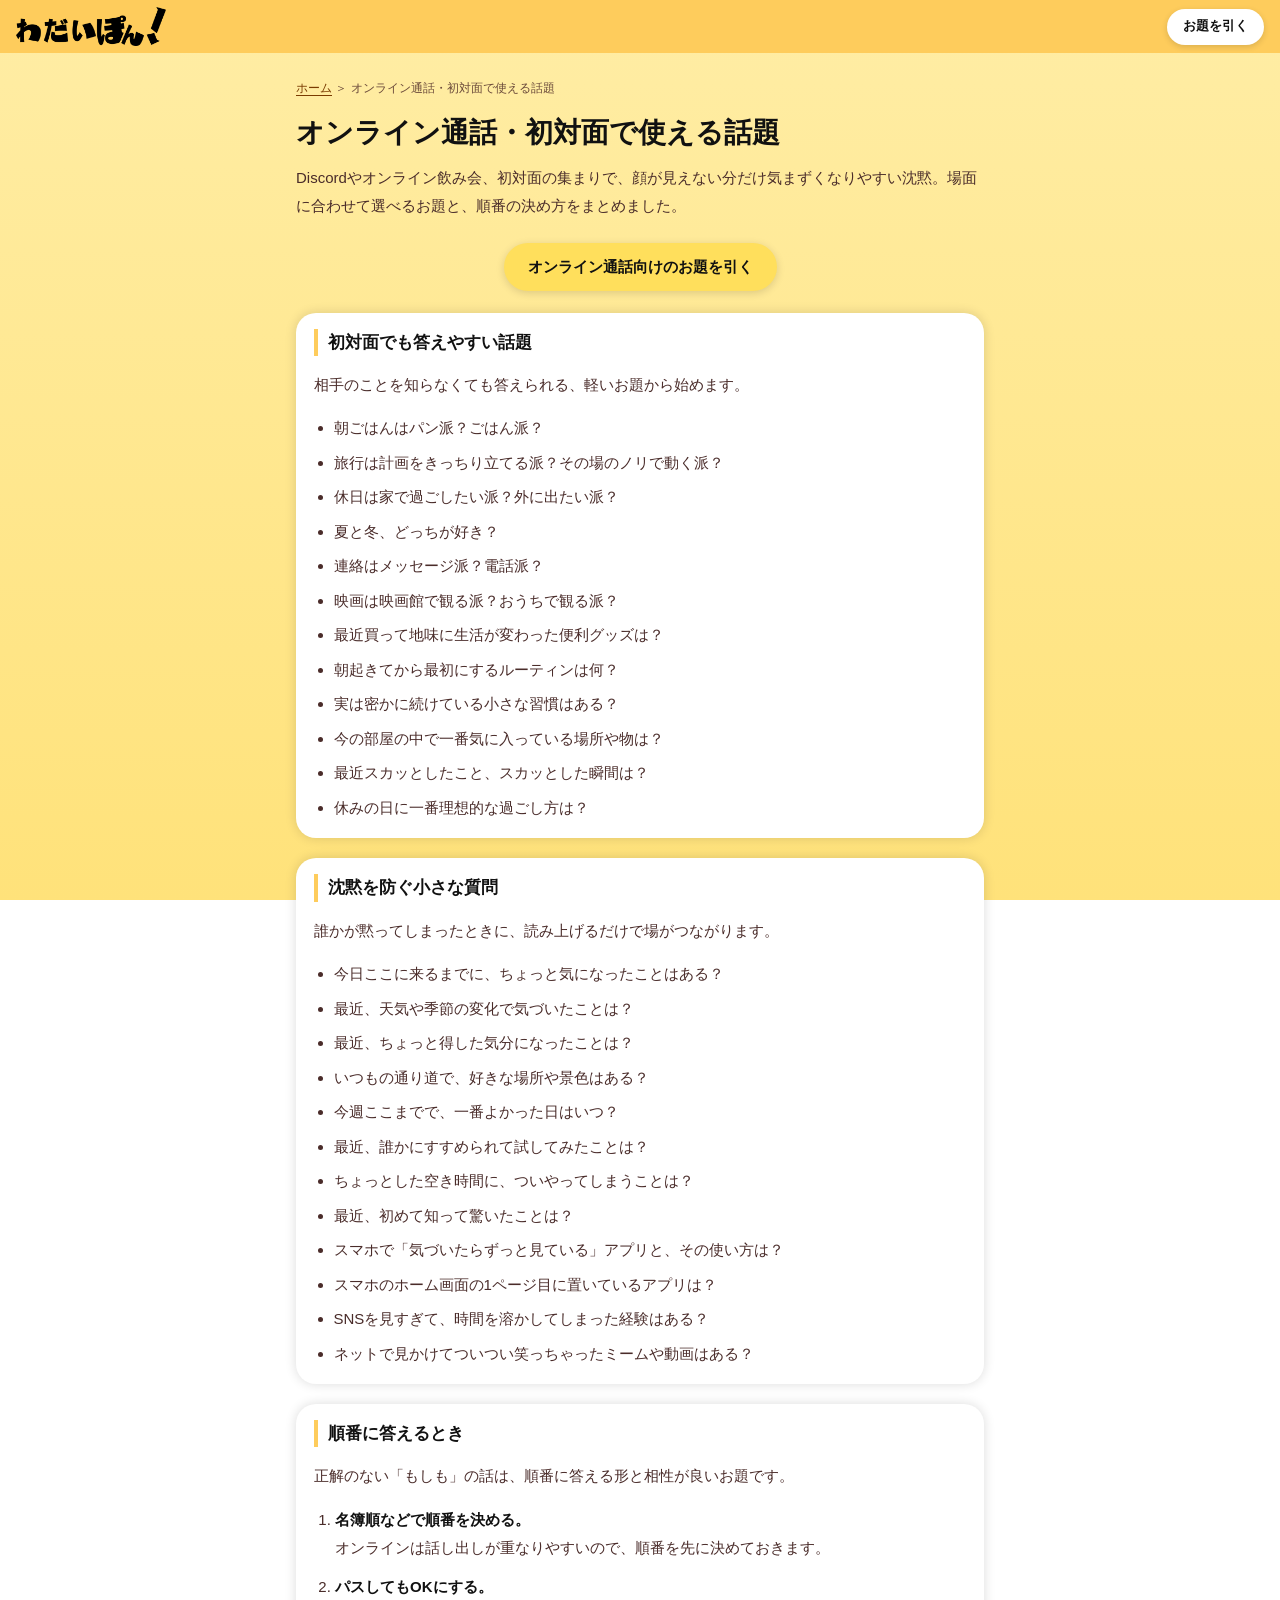
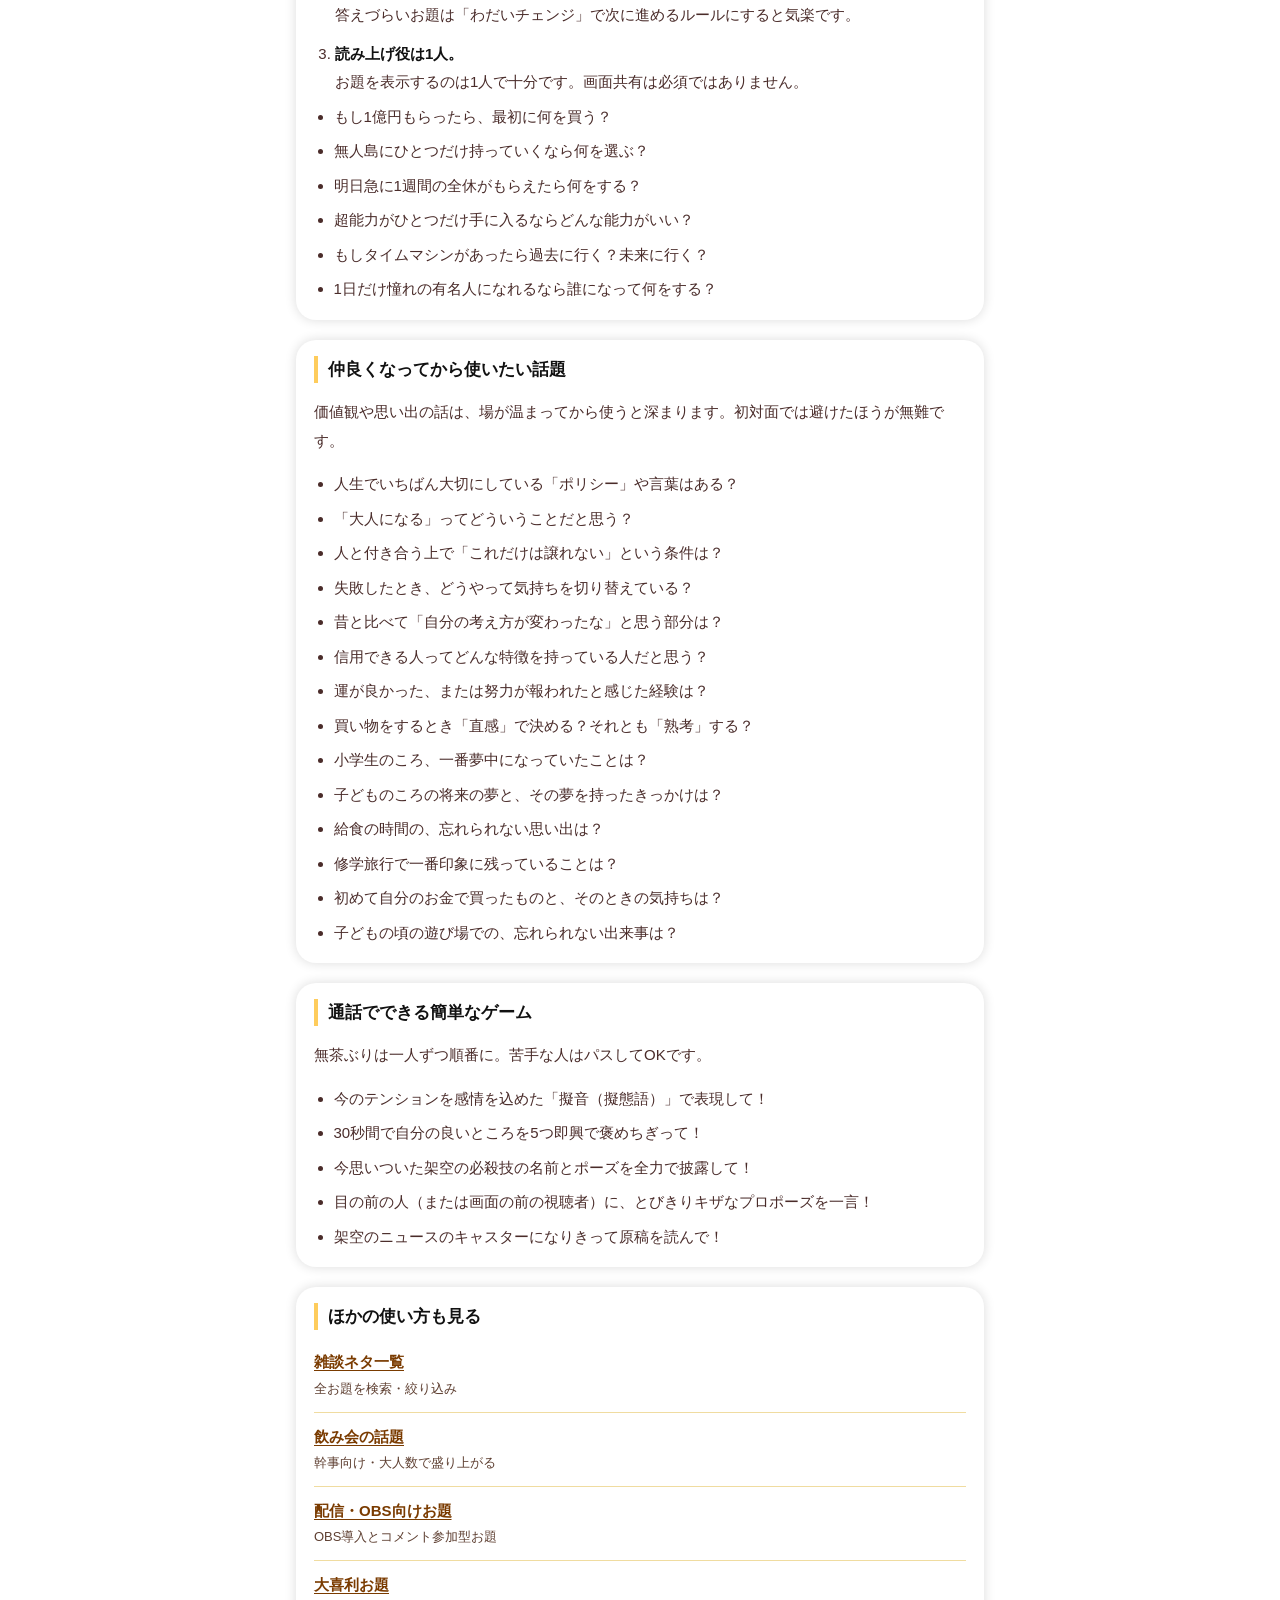
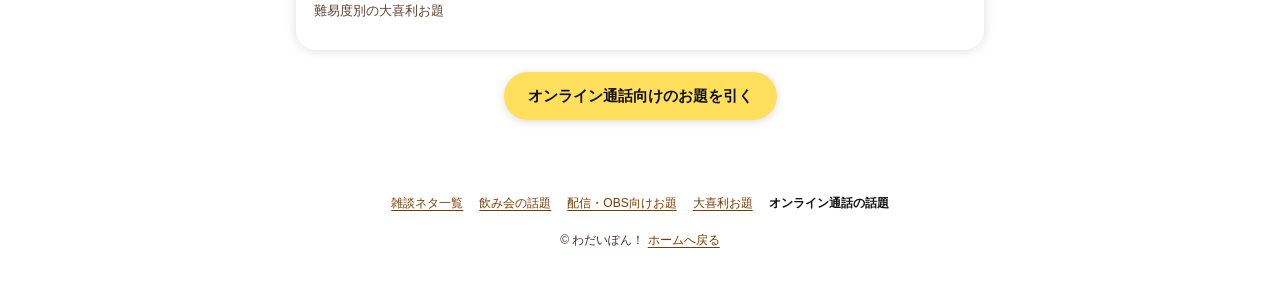
<file: online/index.html>
<!doctype html>
<html lang="ja">
<head>
<meta charset="utf-8">
<meta name="viewport" content="width=device-width, initial-scale=1">
<title>オンライン通話・初対面で使える話題｜Discordで沈黙を防ぐお題集｜わだいぽん！</title>
<meta name="description" content="Discord・Zoom・LINE通話などで会話が止まったときに使える話題を、初対面向け・沈黙対策・順番に答える形・仲良くなってから、の場面別にまとめました。">
<meta name="robots" content="index, follow, max-image-preview:large">
<meta name="theme-color" content="#fecc5c">
<link rel="canonical" href="https://wadaipon.pages.dev/online/">
<meta property="og:type" content="article">
<meta property="og:site_name" content="わだいぽん！">
<meta property="og:locale" content="ja_JP">
<meta property="og:title" content="オンライン通話・初対面で使える話題｜Discordで沈黙を防ぐお題集｜わだいぽん！">
<meta property="og:description" content="Discord・Zoom・LINE通話などで会話が止まったときに使える話題を、初対面向け・沈黙対策・順番に答える形・仲良くなってから、の場面別にまとめました。">
<meta property="og:url" content="https://wadaipon.pages.dev/online/">
<meta property="og:image" content="https://wadaipon.pages.dev/assets/e8d5dbaa069a6652a78911e64f6f37c8.jpg">
<meta name="twitter:card" content="summary_large_image">
<meta name="twitter:title" content="オンライン通話・初対面で使える話題｜Discordで沈黙を防ぐお題集｜わだいぽん！">
<meta name="twitter:description" content="Discord・Zoom・LINE通話などで会話が止まったときに使える話題を、初対面向け・沈黙対策・順番に答える形・仲良くなってから、の場面別にまとめました。">
<meta name="twitter:image" content="https://wadaipon.pages.dev/assets/e8d5dbaa069a6652a78911e64f6f37c8.jpg">
<link rel="icon" href="https://wadaipon.pages.dev/favicon.ico" sizes="any">
<link rel="icon" type="image/png" href="https://wadaipon.pages.dev/favicon.png" sizes="192x192">
<link rel="apple-touch-icon" href="/assets/apple-touch-icon.png">
<script type="application/ld+json">{"@context": "https://schema.org", "@type": "BreadcrumbList", "itemListElement": [{"@type": "ListItem", "position": 1, "name": "わだいぽん！", "item": "https://wadaipon.pages.dev/"}, {"@type": "ListItem", "position": 2, "name": "オンライン通話・初対面で使える話題", "item": "https://wadaipon.pages.dev/online/"}]}</script>
<script type="application/ld+json">{"@context": "https://schema.org", "@type": "WebPage", "name": "オンライン通話・初対面で使える話題｜Discordで沈黙を防ぐお題集｜わだいぽん！", "url": "https://wadaipon.pages.dev/online/", "inLanguage": "ja", "dateModified": "2026-11-14", "isPartOf": {"@type": "WebSite", "name": "わだいぽん！", "url": "https://wadaipon.pages.dev/"}}</script>
<link rel="stylesheet" href="/css/pages.css">
</head>
<body>
<a class="skip" href="#main">本文へ移動</a>
<header class="hd"><a class="logo" href="/"><img src="/assets/71b719b9245d8a863fe940a97056536b.png" alt="わだいぽん！" width="150" height="82"></a><a class="cta-s" href="/">お題を引く</a></header>
<main id="main">
<nav class="bc" aria-label="パンくず"><a href="/">ホーム</a> ＞ <span>オンライン通話・初対面で使える話題</span></nav>
<h1>オンライン通話・初対面で使える話題</h1>
<p class="lead">Discordやオンライン飲み会、初対面の集まりで、顔が見えない分だけ気まずくなりやすい沈黙。場面に合わせて選べるお題と、順番の決め方をまとめました。</p>
<p class="cta"><a href="/?scene=%E3%82%AA%E3%83%B3%E3%83%A9%E3%82%A4%E3%83%B3%E9%80%9A%E8%A9%B1">オンライン通話向けのお題を引く</a></p>
<section><h2>初対面でも答えやすい話題</h2><p>相手のことを知らなくても答えられる、軽いお題から始めます。</p><ul class="tl"><li>朝ごはんはパン派？ごはん派？</li><li>旅行は計画をきっちり立てる派？その場のノリで動く派？</li><li>休日は家で過ごしたい派？外に出たい派？</li><li>夏と冬、どっちが好き？</li><li>連絡はメッセージ派？電話派？</li><li>映画は映画館で観る派？おうちで観る派？</li><li>最近買って地味に生活が変わった便利グッズは？</li><li>朝起きてから最初にするルーティンは何？</li><li>実は密かに続けている小さな習慣はある？</li><li>今の部屋の中で一番気に入っている場所や物は？</li><li>最近スカッとしたこと、スカッとした瞬間は？</li><li>休みの日に一番理想的な過ごし方は？</li></ul></section><section><h2>沈黙を防ぐ小さな質問</h2><p>誰かが黙ってしまったときに、読み上げるだけで場がつながります。</p><ul class="tl"><li>今日ここに来るまでに、ちょっと気になったことはある？</li><li>最近、天気や季節の変化で気づいたことは？</li><li>最近、ちょっと得した気分になったことは？</li><li>いつもの通り道で、好きな場所や景色はある？</li><li>今週ここまでで、一番よかった日はいつ？</li><li>最近、誰かにすすめられて試してみたことは？</li><li>ちょっとした空き時間に、ついやってしまうことは？</li><li>最近、初めて知って驚いたことは？</li><li>スマホで「気づいたらずっと見ている」アプリと、その使い方は？</li><li>スマホのホーム画面の1ページ目に置いているアプリは？</li><li>SNSを見すぎて、時間を溶かしてしまった経験はある？</li><li>ネットで見かけてついつい笑っちゃったミームや動画はある？</li></ul></section><section><h2>順番に答えるとき</h2><p>正解のない「もしも」の話は、順番に答える形と相性が良いお題です。</p><ol class="tp"><li><b>名簿順などで順番を決める。</b>オンラインは話し出しが重なりやすいので、順番を先に決めておきます。</li><li><b>パスしてもOKにする。</b>答えづらいお題は「わだいチェンジ」で次に進めるルールにすると気楽です。</li><li><b>読み上げ役は1人。</b>お題を表示するのは1人で十分です。画面共有は必須ではありません。</li></ol><ul class="tl"><li>もし1億円もらったら、最初に何を買う？</li><li>無人島にひとつだけ持っていくなら何を選ぶ？</li><li>明日急に1週間の全休がもらえたら何をする？</li><li>超能力がひとつだけ手に入るならどんな能力がいい？</li><li>もしタイムマシンがあったら過去に行く？未来に行く？</li><li>1日だけ憧れの有名人になれるなら誰になって何をする？</li></ul></section><section><h2>仲良くなってから使いたい話題</h2><p>価値観や思い出の話は、場が温まってから使うと深まります。初対面では避けたほうが無難です。</p><ul class="tl"><li>人生でいちばん大切にしている「ポリシー」や言葉はある？</li><li>「大人になる」ってどういうことだと思う？</li><li>人と付き合う上で「これだけは譲れない」という条件は？</li><li>失敗したとき、どうやって気持ちを切り替えている？</li><li>昔と比べて「自分の考え方が変わったな」と思う部分は？</li><li>信用できる人ってどんな特徴を持っている人だと思う？</li><li>運が良かった、または努力が報われたと感じた経験は？</li><li>買い物をするとき「直感」で決める？それとも「熟考」する？</li><li>小学生のころ、一番夢中になっていたことは？</li><li>子どものころの将来の夢と、その夢を持ったきっかけは？</li><li>給食の時間の、忘れられない思い出は？</li><li>修学旅行で一番印象に残っていることは？</li><li>初めて自分のお金で買ったものと、そのときの気持ちは？</li><li>子どもの頃の遊び場での、忘れられない出来事は？</li></ul></section><section><h2>通話でできる簡単なゲーム</h2><p>無茶ぶりは一人ずつ順番に。苦手な人はパスしてOKです。</p><ul class="tl"><li>今のテンションを感情を込めた「擬音（擬態語）」で表現して！</li><li>30秒間で自分の良いところを5つ即興で褒めちぎって！</li><li>今思いついた架空の必殺技の名前とポーズを全力で披露して！</li><li>目の前の人（または画面の前の視聴者）に、とびきりキザなプロポーズを一言！</li><li>架空のニュースのキャスターになりきって原稿を読んで！</li></ul></section>

<section><h2>ほかの使い方も見る</h2><ul class="rel"><li><a href="/topics/">雑談ネタ一覧</a><span>全お題を検索・絞り込み</span></li><li><a href="/nomikai/">飲み会の話題</a><span>幹事向け・大人数で盛り上がる</span></li><li><a href="/haishin/">配信・OBS向けお題</a><span>OBS導入とコメント参加型お題</span></li><li><a href="/ogiri/">大喜利お題</a><span>難易度別の大喜利お題</span></li></ul></section>
<p class="cta"><a href="/?scene=%E3%82%AA%E3%83%B3%E3%83%A9%E3%82%A4%E3%83%B3%E9%80%9A%E8%A9%B1">オンライン通話向けのお題を引く</a></p>
</main>
<footer><nav aria-label="お題ページ一覧"><a href="/topics/">雑談ネタ一覧</a><a href="/nomikai/">飲み会の話題</a><a href="/haishin/">配信・OBS向けお題</a><a href="/ogiri/">大喜利お題</a><a href="/online/" aria-current="page">オンライン通話の話題</a></nav><p>© わだいぽん！ <a href="/">ホームへ戻る</a></p></footer>

</body>
</html>
</file>
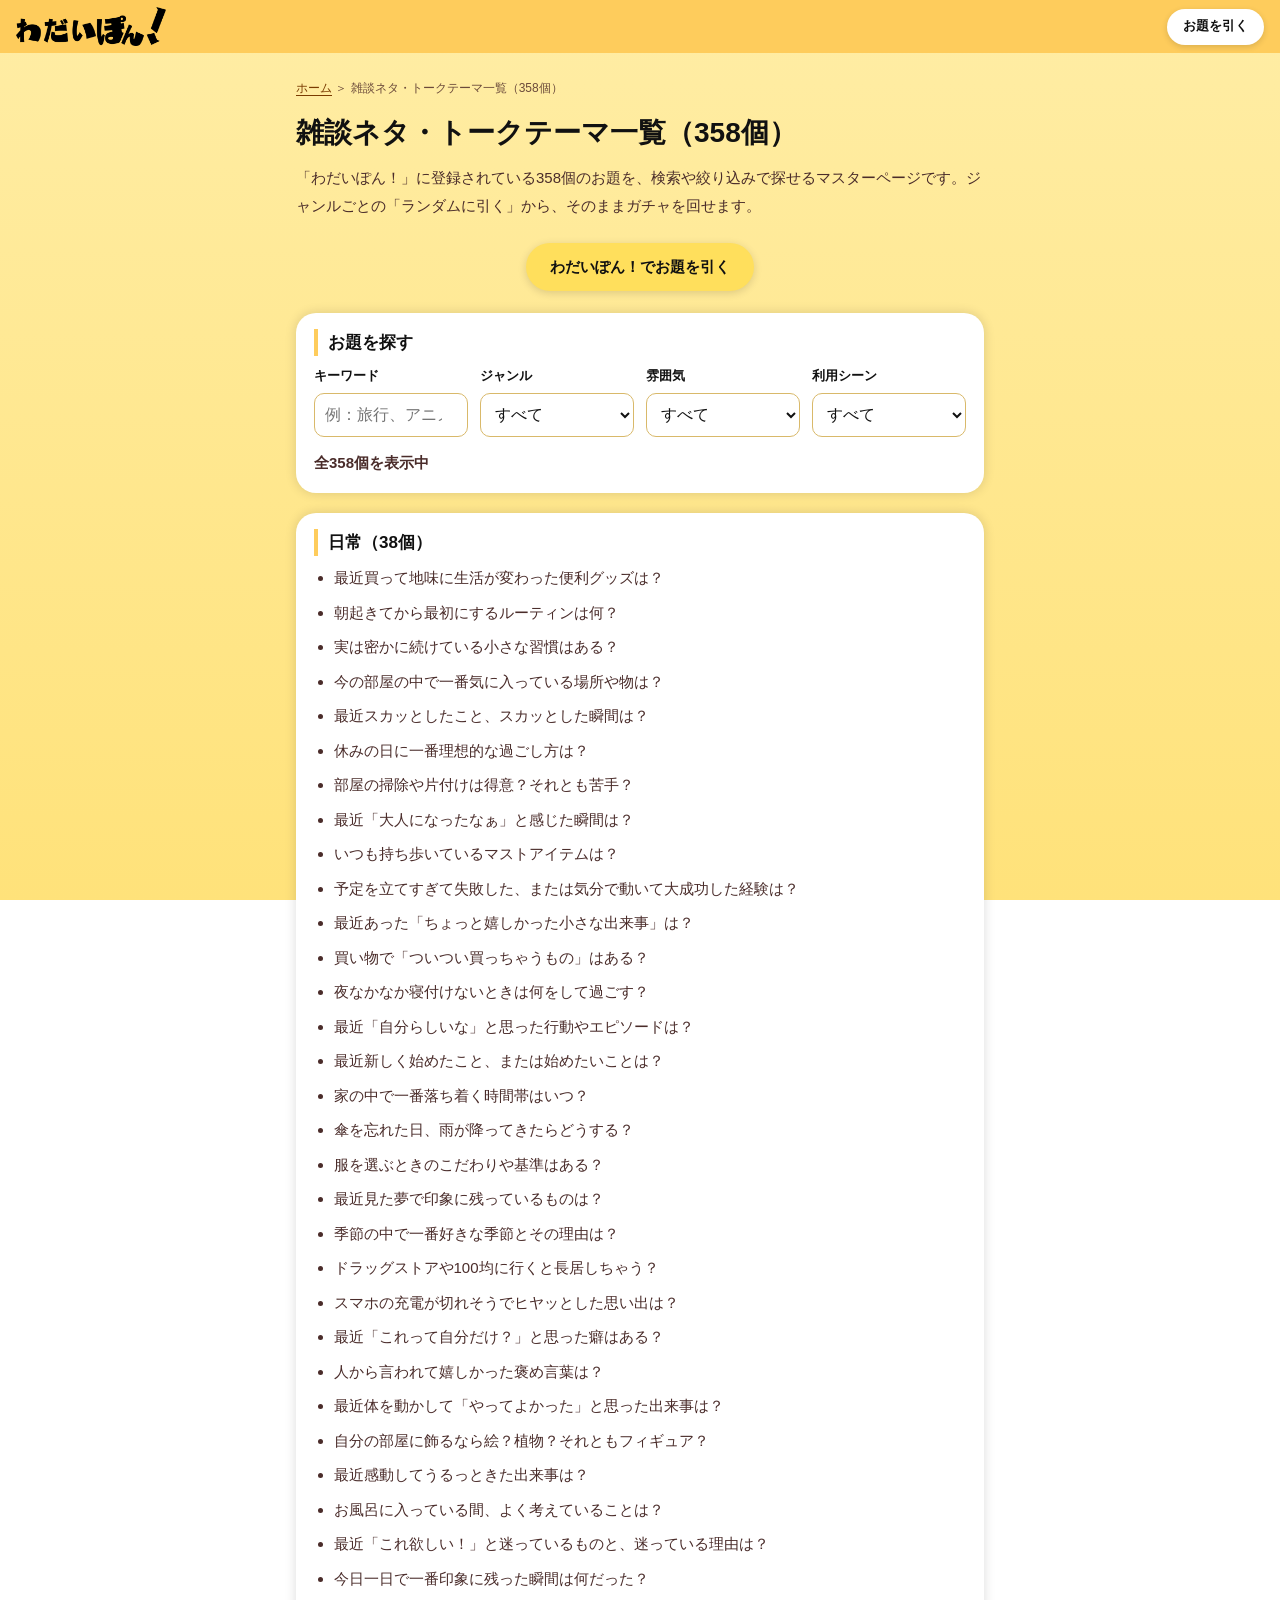
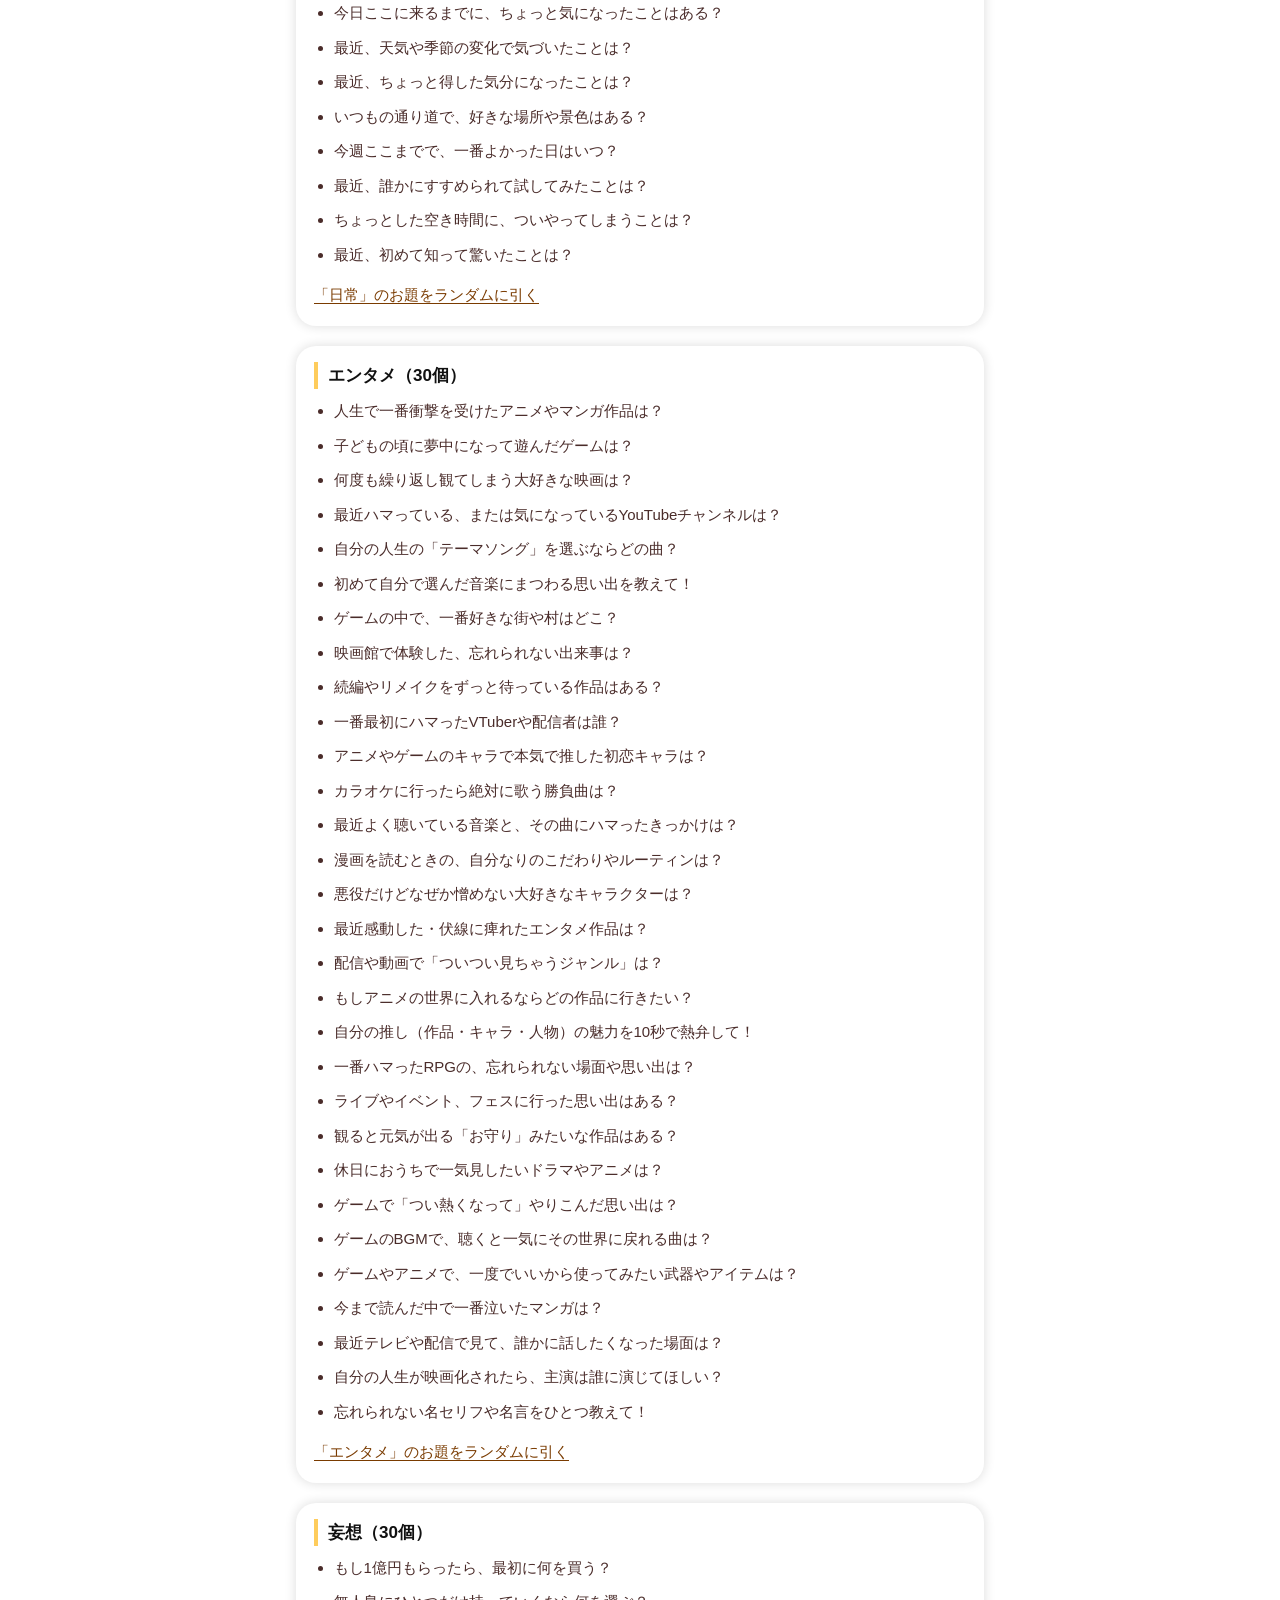
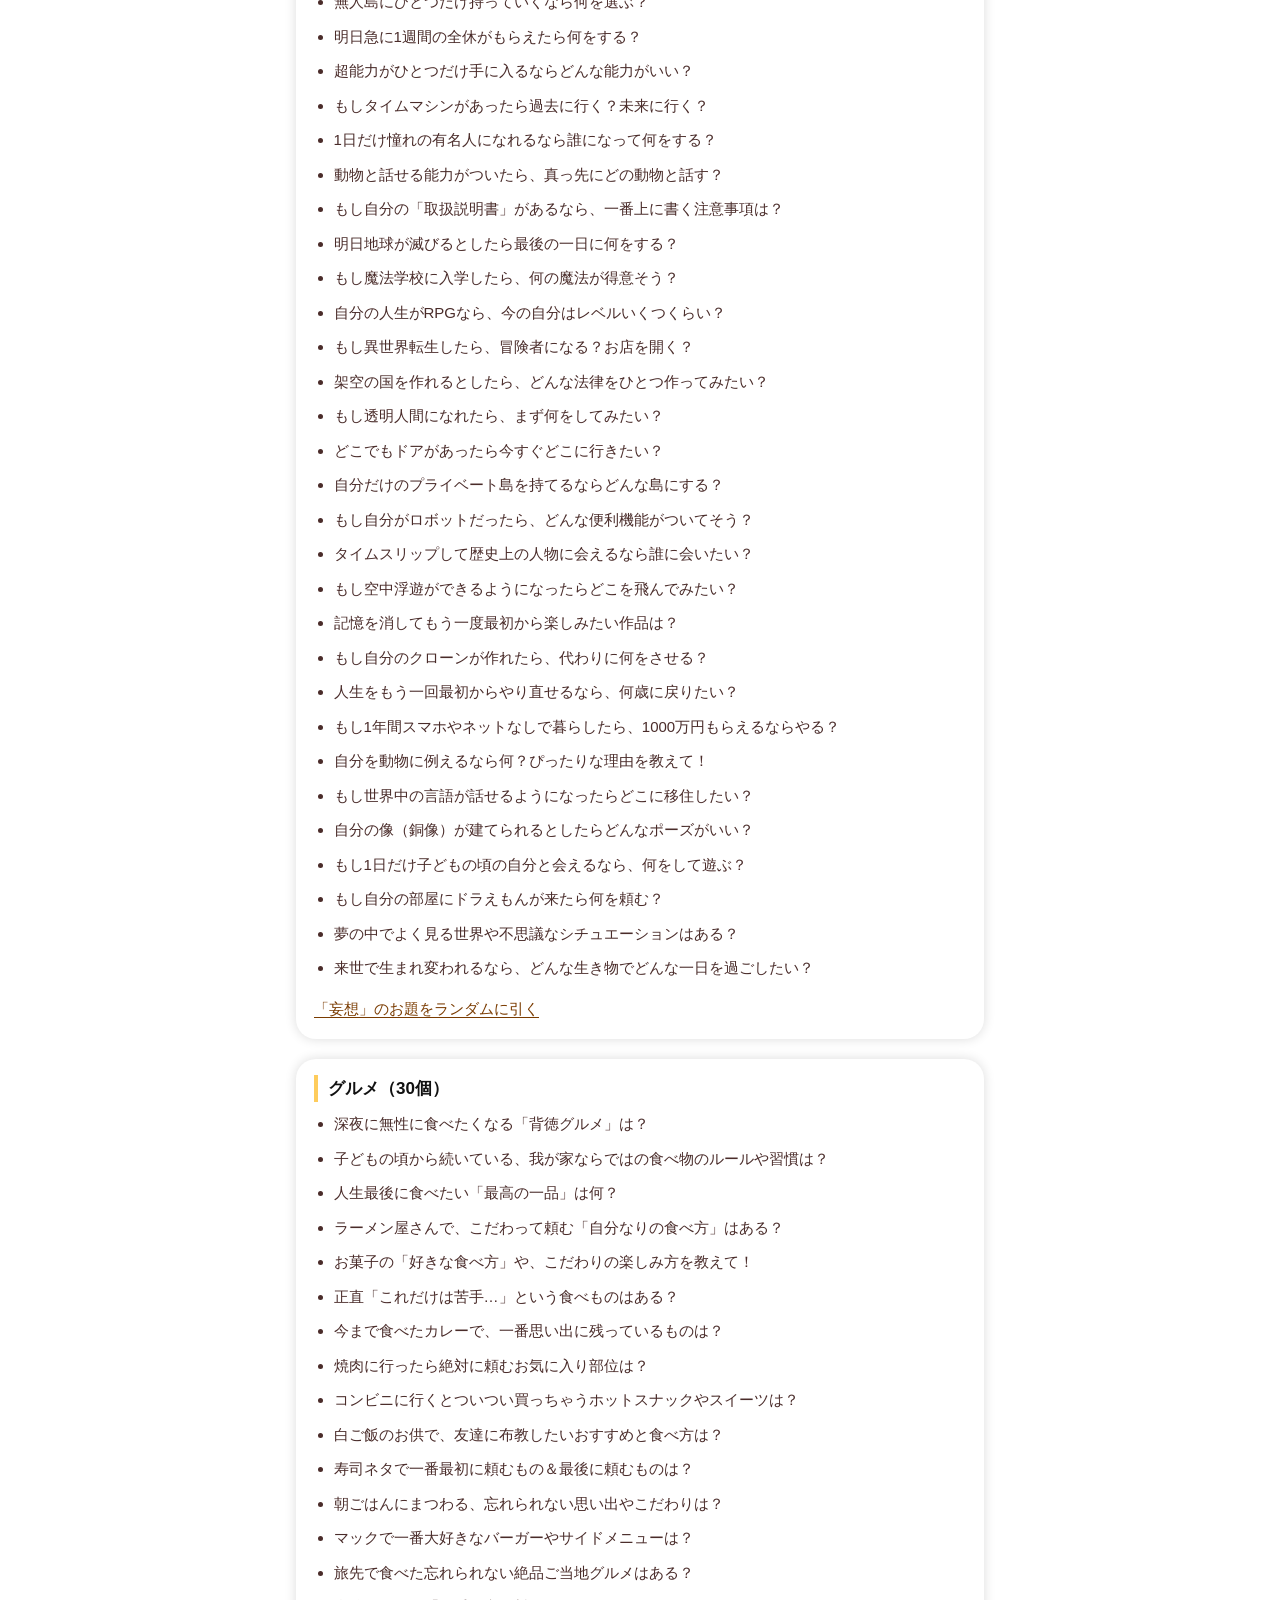
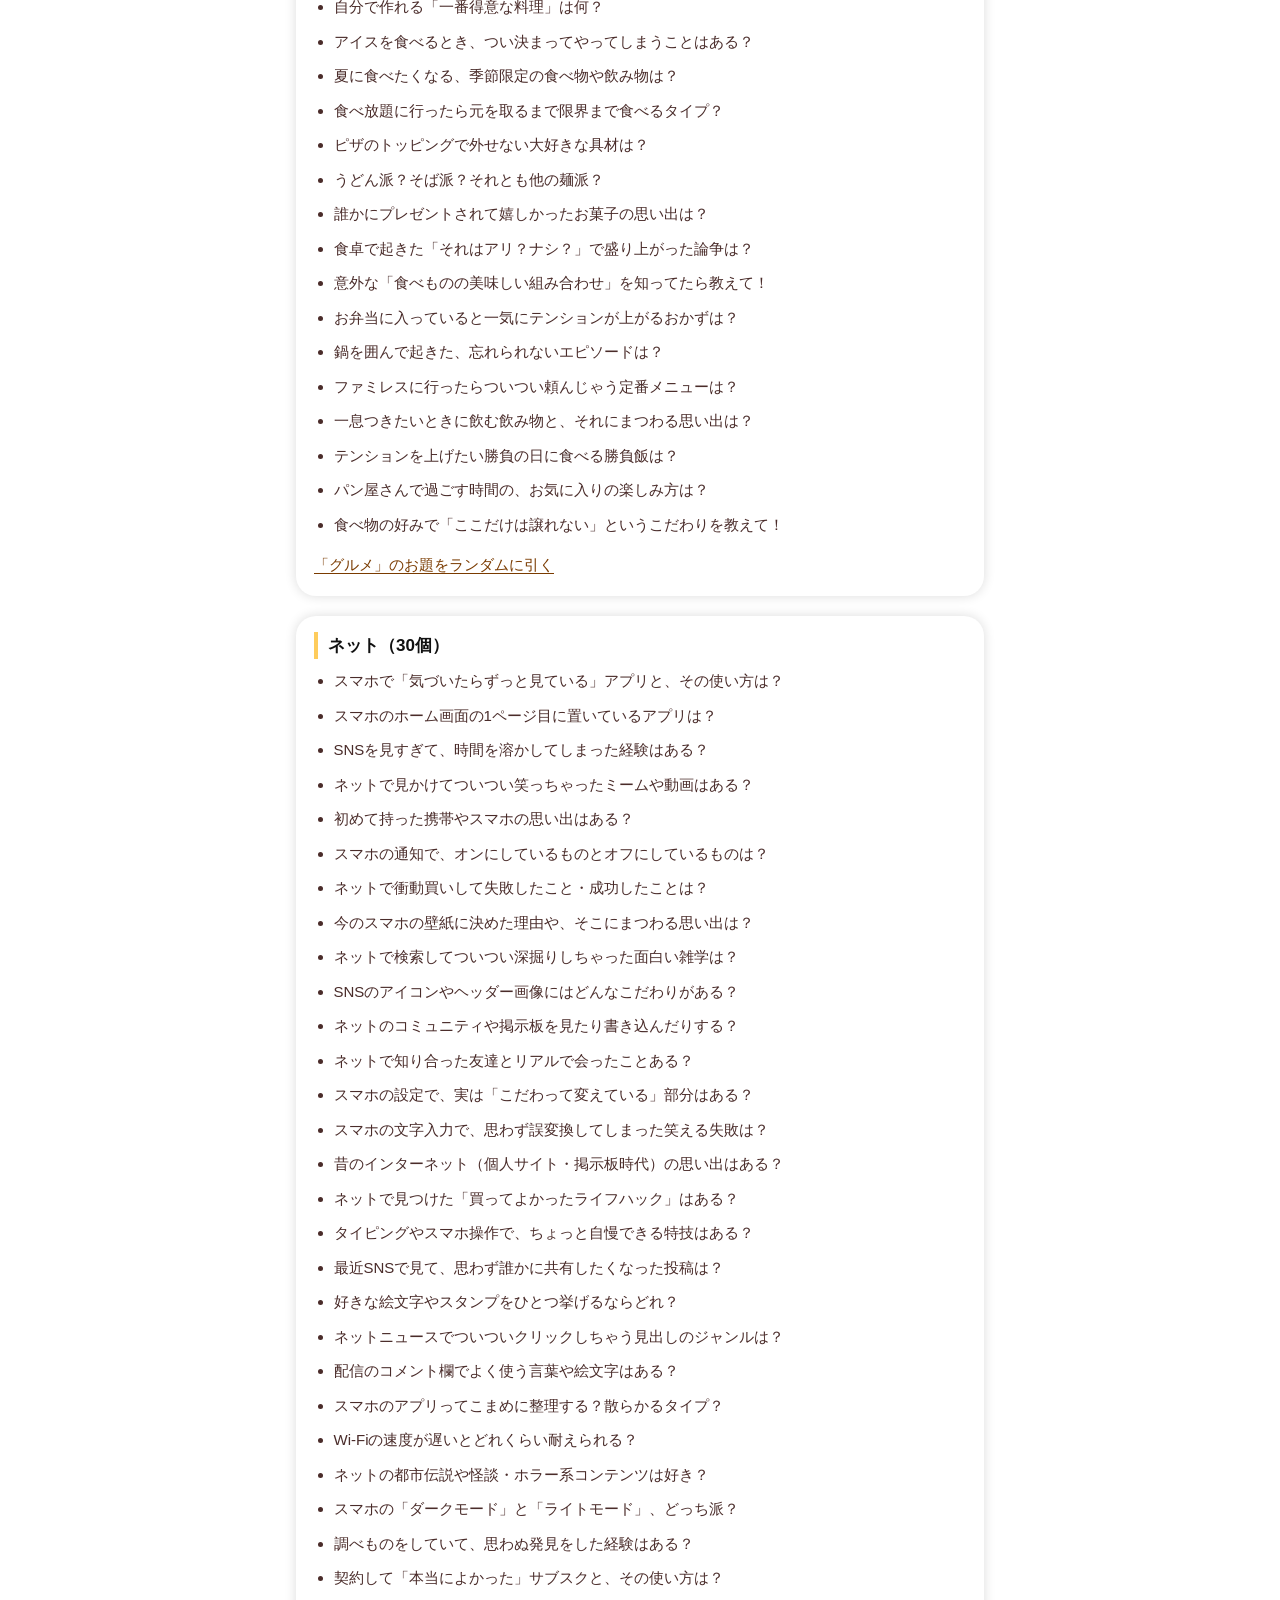
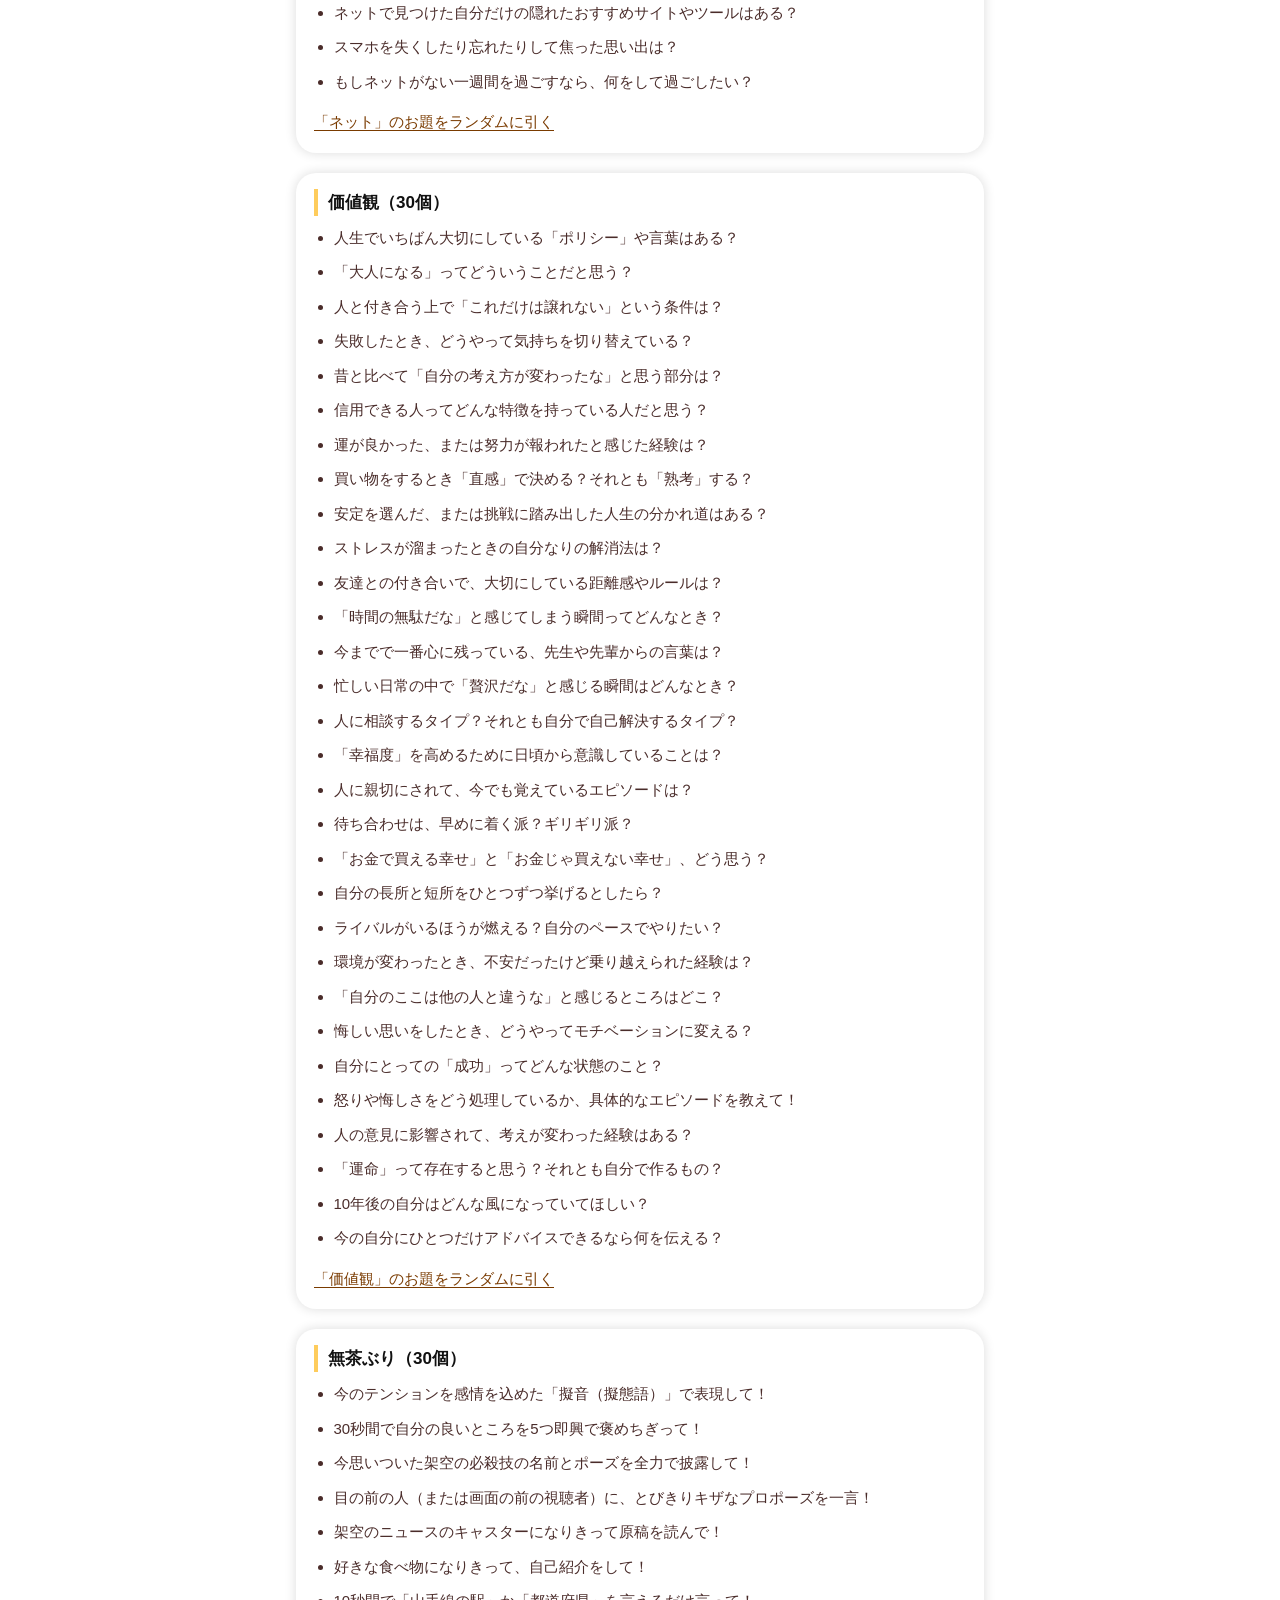
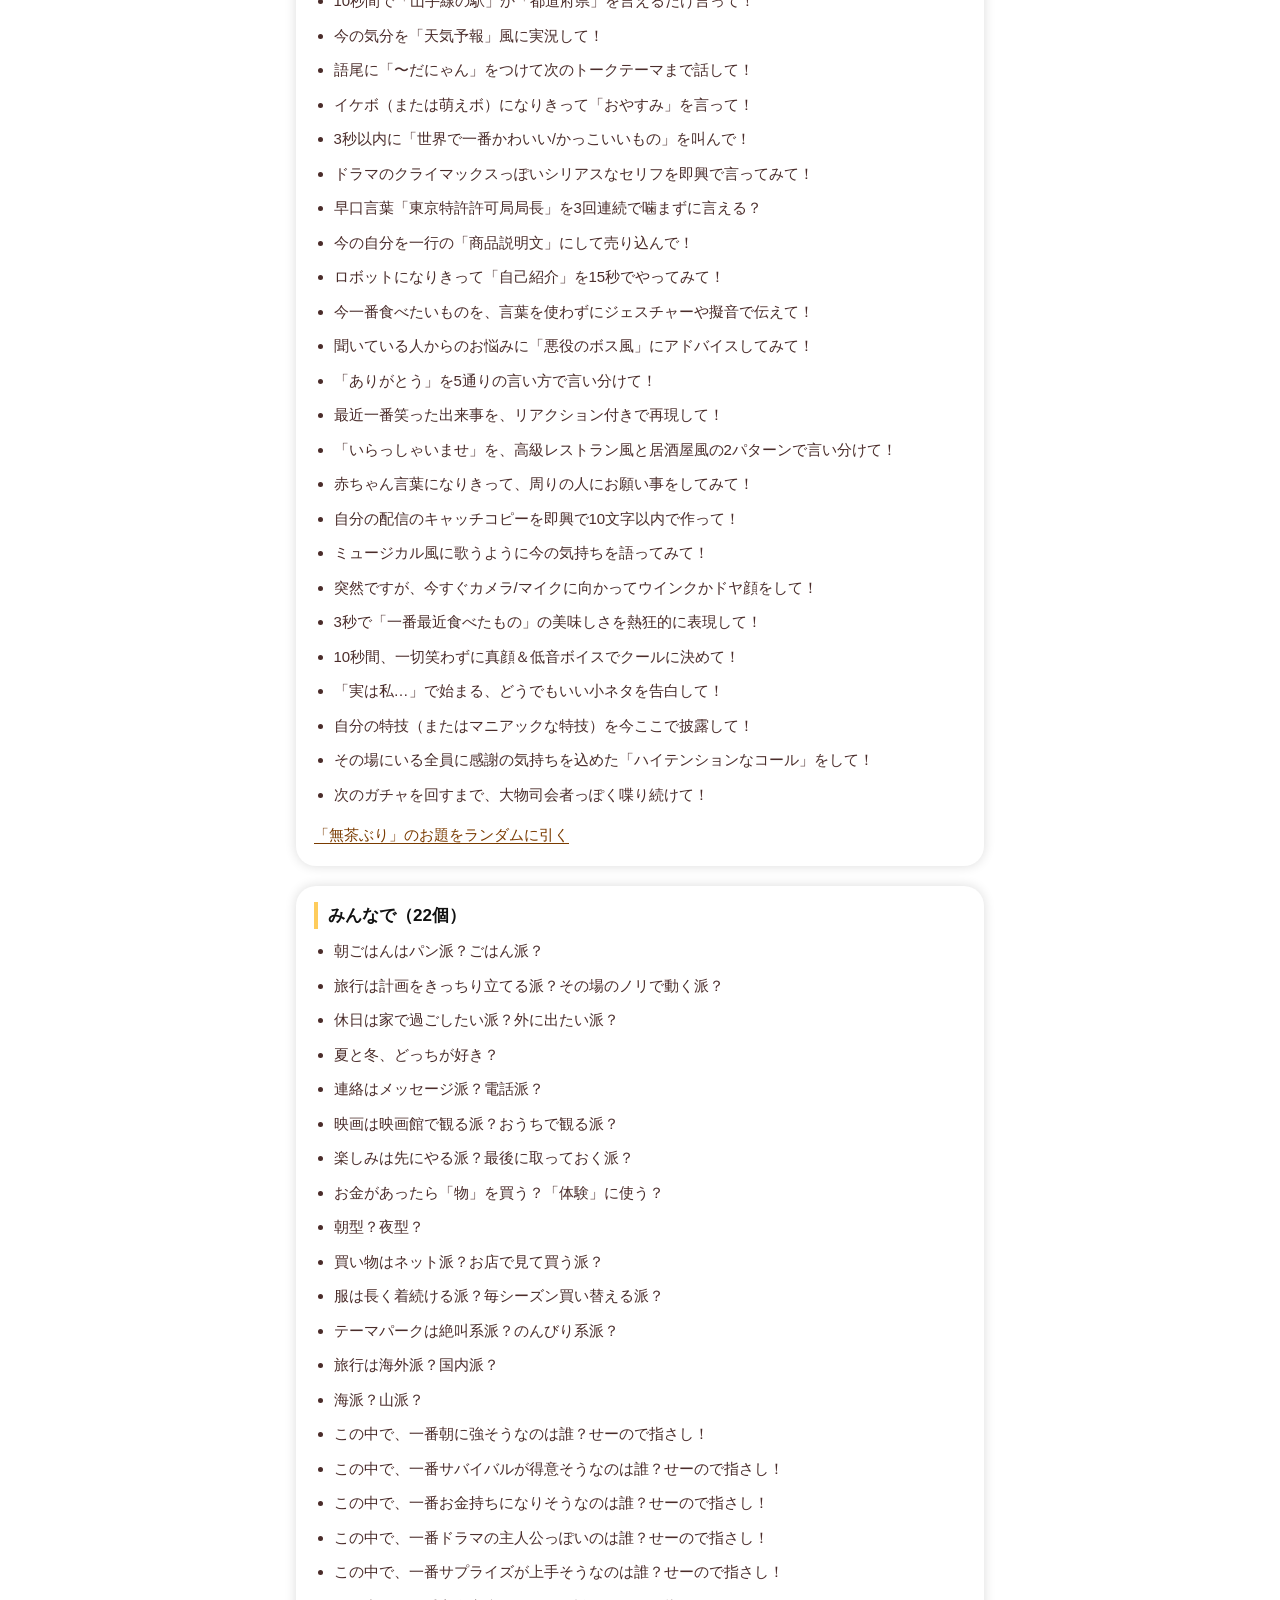
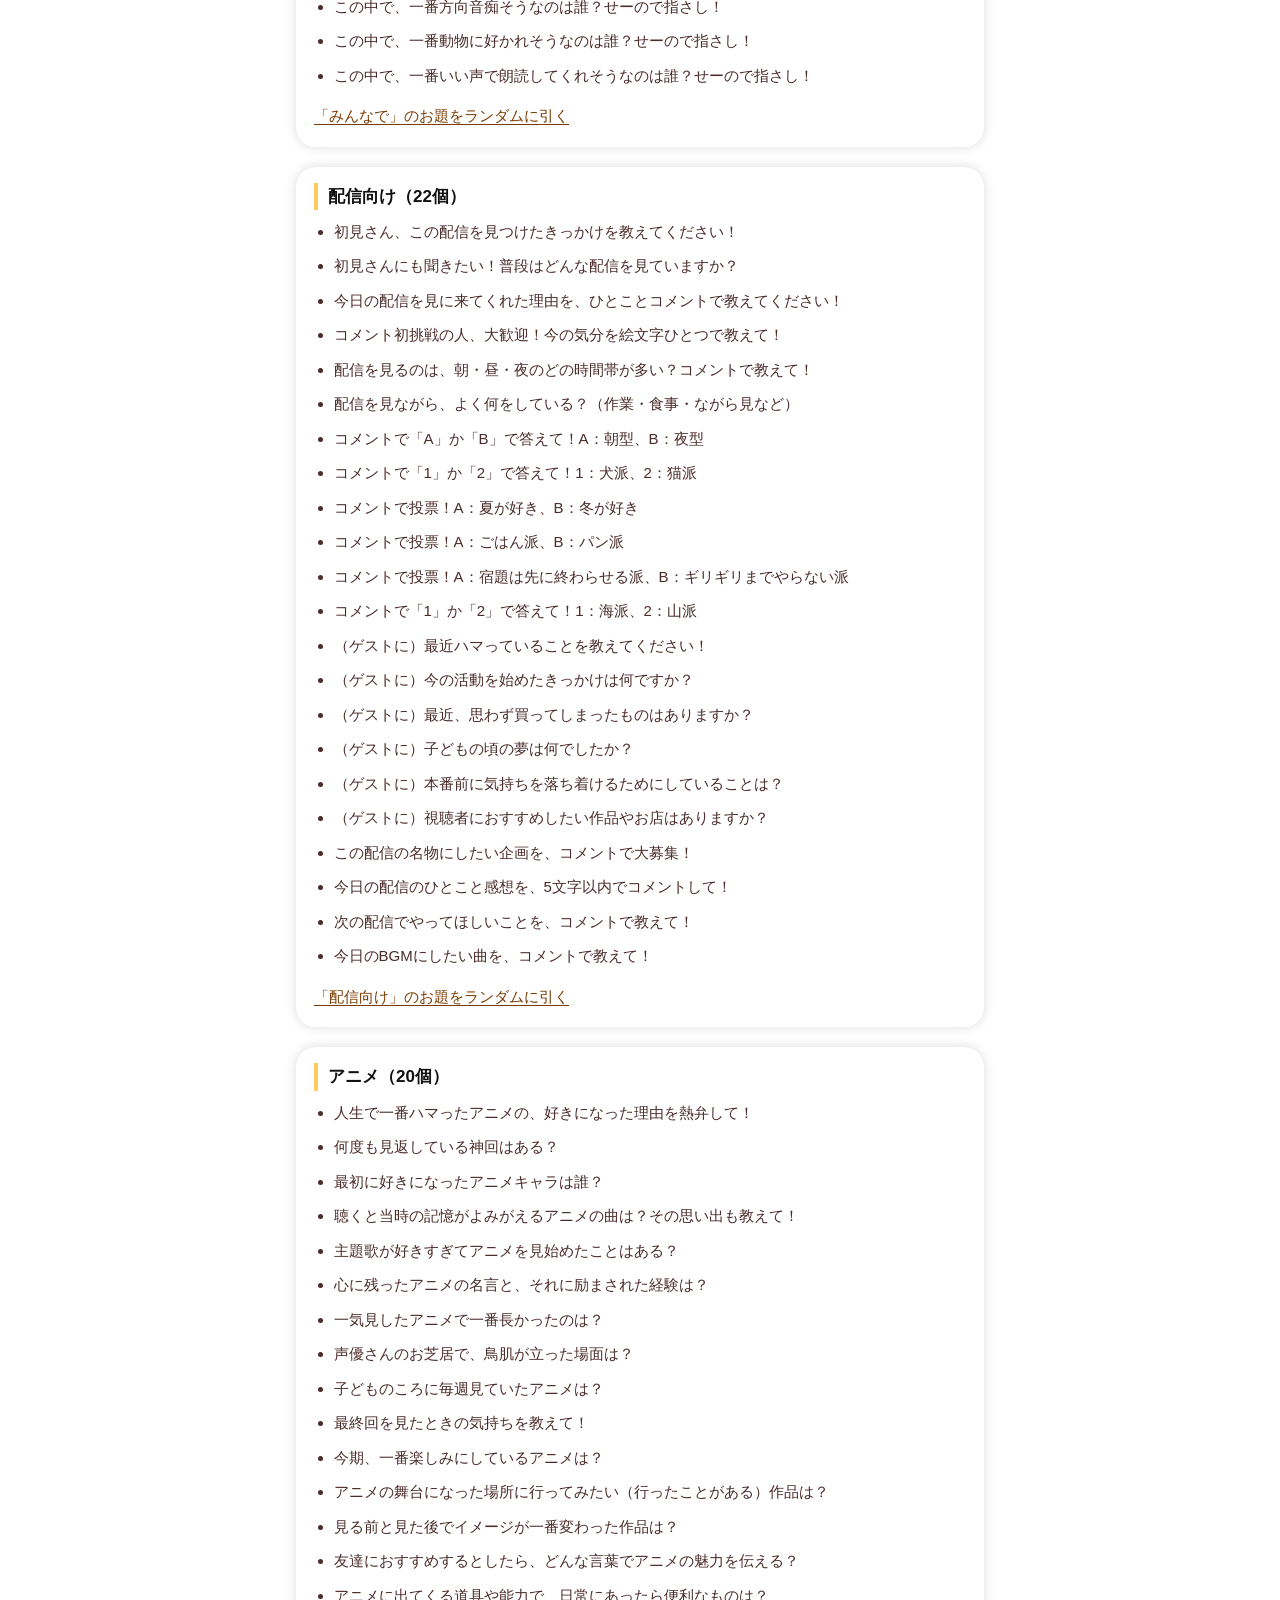
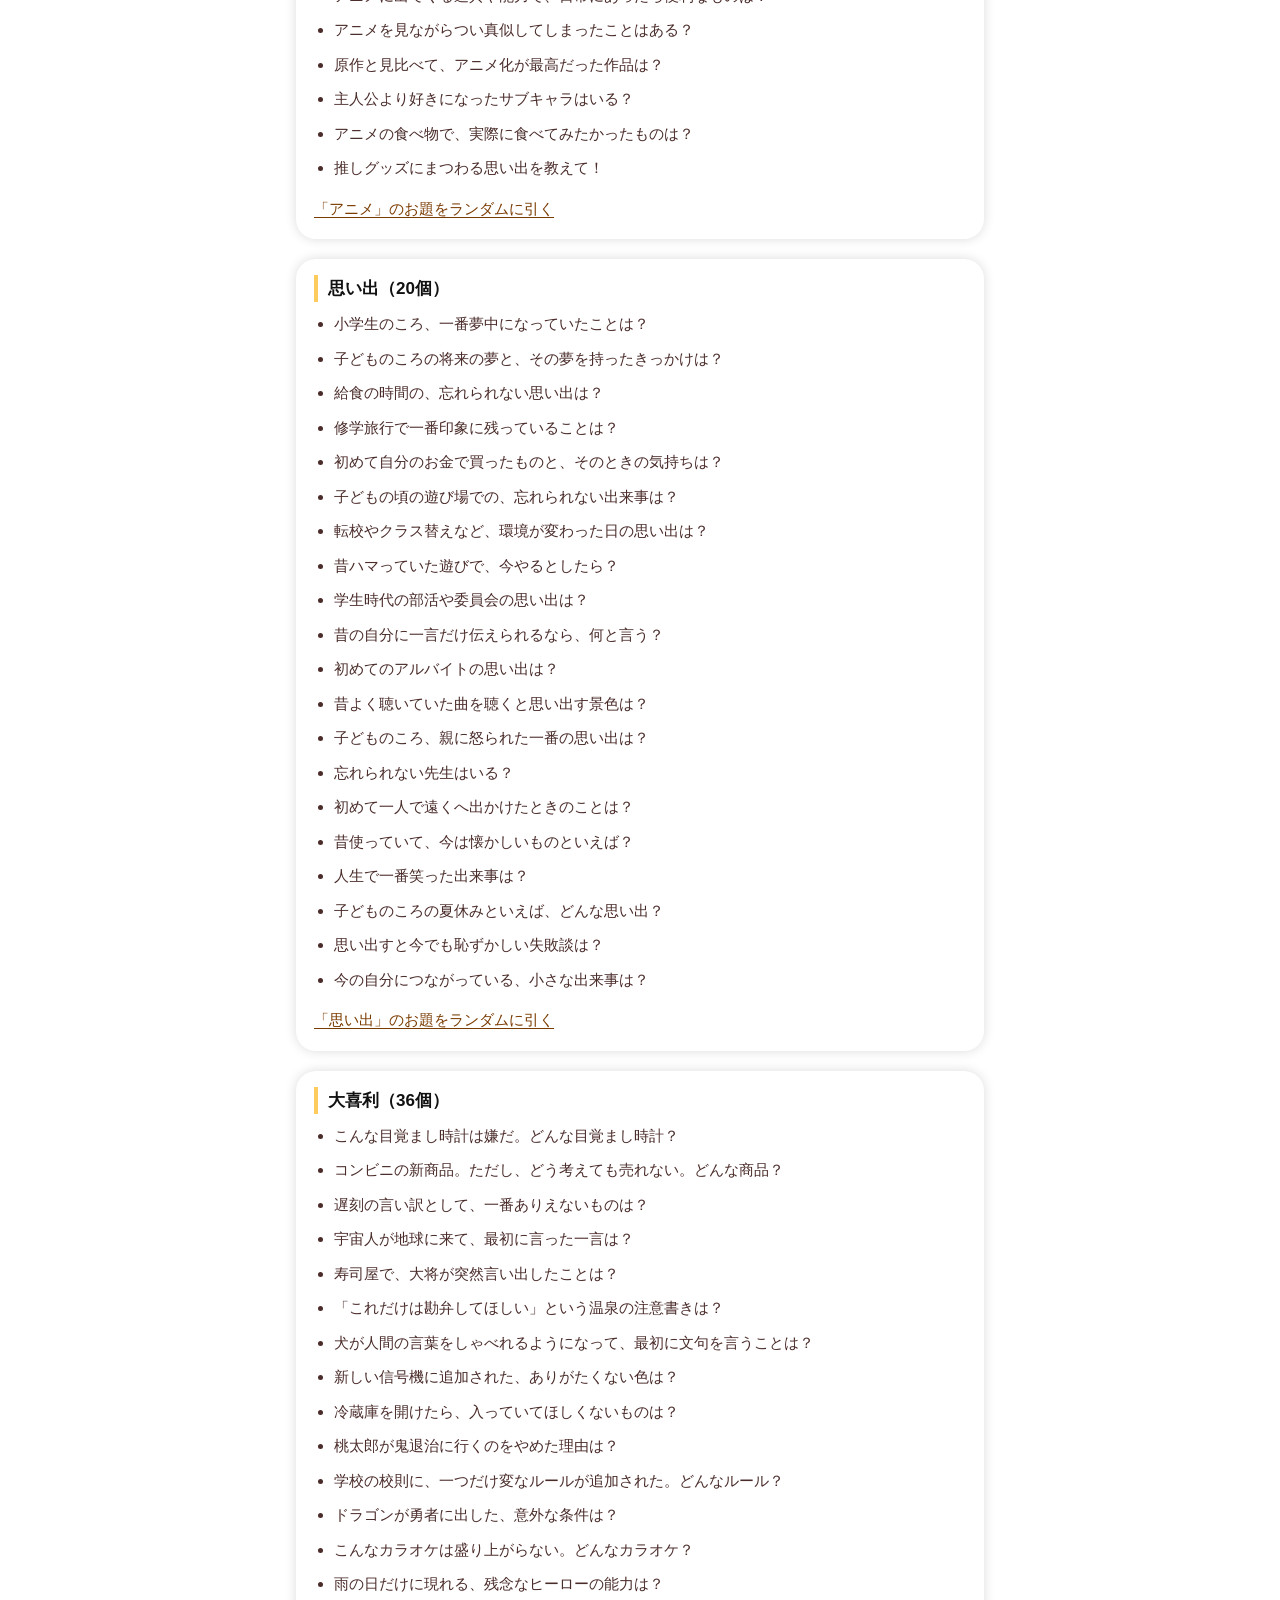
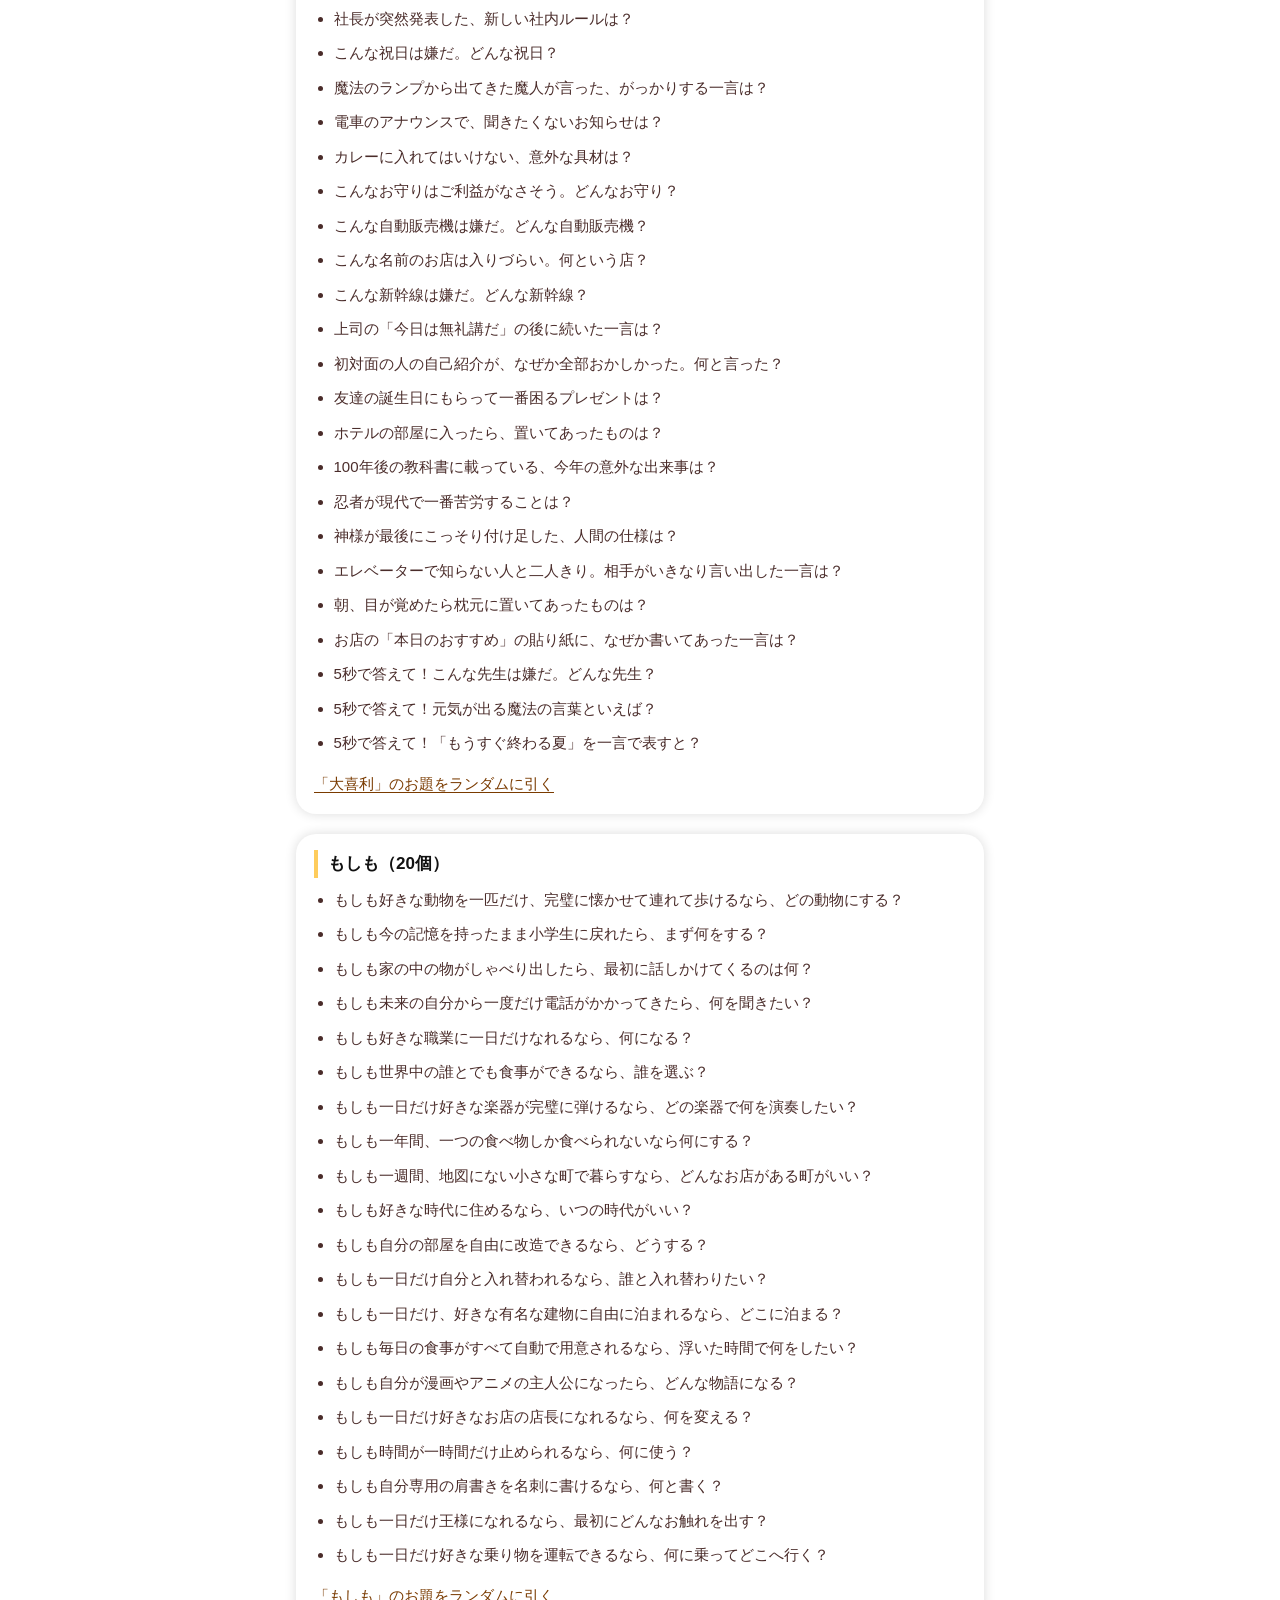
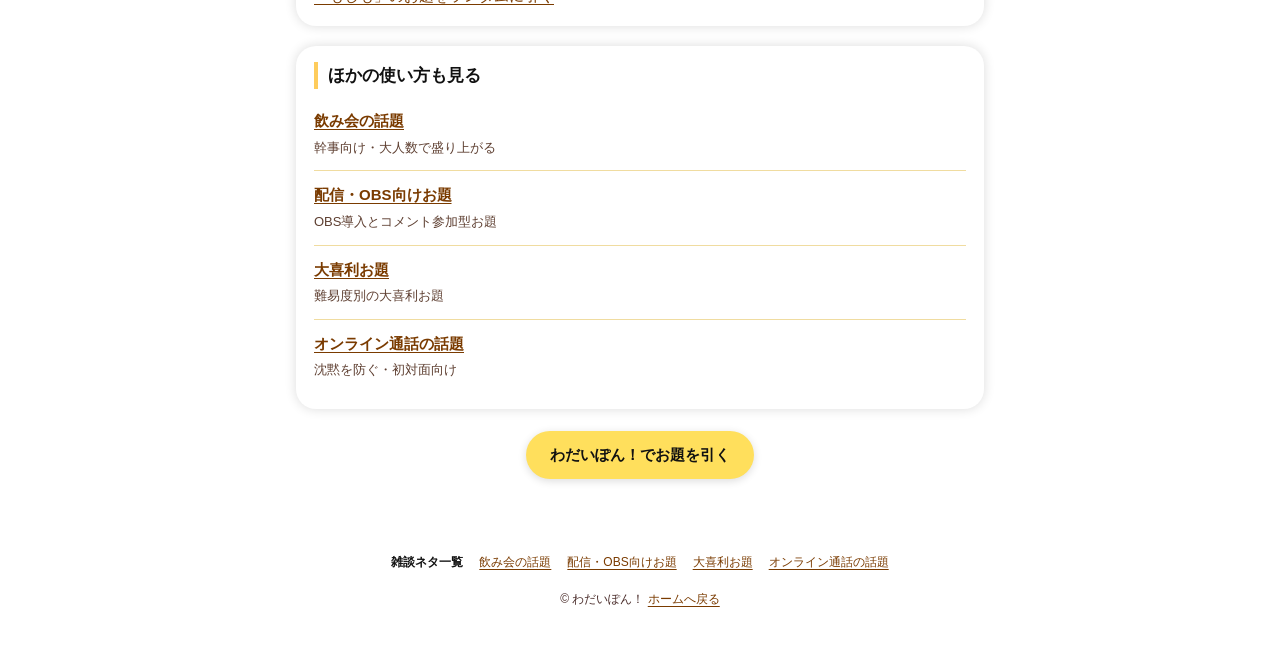
<file: topics/index.html>
<!doctype html>
<html lang="ja">
<head>
<meta charset="utf-8">
<meta name="viewport" content="width=device-width, initial-scale=1">
<title>雑談ネタ・トークテーマ一覧（358個）｜検索・絞り込みできる話題集｜わだいぽん！</title>
<meta name="description" content="雑談・飲み会・配信・オンライン通話で使えるお題358個を、ジャンル・雰囲気・利用シーンで絞り込めます。キーワード検索にも対応。気に入ったジャンルはそのままランダムに引けます。">
<meta name="robots" content="index, follow, max-image-preview:large">
<meta name="theme-color" content="#fecc5c">
<link rel="canonical" href="https://wadaipon.pages.dev/topics/">
<meta property="og:type" content="article">
<meta property="og:site_name" content="わだいぽん！">
<meta property="og:locale" content="ja_JP">
<meta property="og:title" content="雑談ネタ・トークテーマ一覧（358個）｜検索・絞り込みできる話題集｜わだいぽん！">
<meta property="og:description" content="雑談・飲み会・配信・オンライン通話で使えるお題358個を、ジャンル・雰囲気・利用シーンで絞り込めます。キーワード検索にも対応。気に入ったジャンルはそのままランダムに引けます。">
<meta property="og:url" content="https://wadaipon.pages.dev/topics/">
<meta property="og:image" content="https://wadaipon.pages.dev/assets/e8d5dbaa069a6652a78911e64f6f37c8.jpg">
<meta name="twitter:card" content="summary_large_image">
<meta name="twitter:title" content="雑談ネタ・トークテーマ一覧（358個）｜検索・絞り込みできる話題集｜わだいぽん！">
<meta name="twitter:description" content="雑談・飲み会・配信・オンライン通話で使えるお題358個を、ジャンル・雰囲気・利用シーンで絞り込めます。キーワード検索にも対応。気に入ったジャンルはそのままランダムに引けます。">
<meta name="twitter:image" content="https://wadaipon.pages.dev/assets/e8d5dbaa069a6652a78911e64f6f37c8.jpg">
<link rel="icon" href="https://wadaipon.pages.dev/favicon.ico" sizes="any">
<link rel="icon" type="image/png" href="https://wadaipon.pages.dev/favicon.png" sizes="192x192">
<link rel="apple-touch-icon" href="/assets/apple-touch-icon.png">
<script type="application/ld+json">{"@context": "https://schema.org", "@type": "BreadcrumbList", "itemListElement": [{"@type": "ListItem", "position": 1, "name": "わだいぽん！", "item": "https://wadaipon.pages.dev/"}, {"@type": "ListItem", "position": 2, "name": "雑談ネタ・トークテーマ一覧（358個）", "item": "https://wadaipon.pages.dev/topics/"}]}</script>
<script type="application/ld+json">{"@context": "https://schema.org", "@type": "WebPage", "name": "雑談ネタ・トークテーマ一覧（358個）｜検索・絞り込みできる話題集｜わだいぽん！", "url": "https://wadaipon.pages.dev/topics/", "inLanguage": "ja", "dateModified": "2026-11-14", "isPartOf": {"@type": "WebSite", "name": "わだいぽん！", "url": "https://wadaipon.pages.dev/"}}</script>
<link rel="stylesheet" href="/css/pages.css">
</head>
<body>
<a class="skip" href="#main">本文へ移動</a>
<header class="hd"><a class="logo" href="/"><img src="/assets/71b719b9245d8a863fe940a97056536b.png" alt="わだいぽん！" width="150" height="82"></a><a class="cta-s" href="/">お題を引く</a></header>
<main id="main">
<nav class="bc" aria-label="パンくず"><a href="/">ホーム</a> ＞ <span>雑談ネタ・トークテーマ一覧（358個）</span></nav>
<h1>雑談ネタ・トークテーマ一覧（358個）</h1>
<p class="lead">「わだいぽん！」に登録されている358個のお題を、検索や絞り込みで探せるマスターページです。ジャンルごとの「ランダムに引く」から、そのままガチャを回せます。</p>
<p class="cta"><a href="/">わだいぽん！でお題を引く</a></p>
<section class="flt"><h2>お題を探す</h2><div class="fr"><label>キーワード<input type="search" id="q" placeholder="例：旅行、アニメ、朝" autocomplete="off"></label><label>ジャンル<select id="fg"><option value="">すべて</option><option>日常</option><option>エンタメ</option><option>妄想</option><option>グルメ</option><option>ネット</option><option>価値観</option><option>無茶ぶり</option><option>みんなで</option><option>配信向け</option><option>アニメ</option><option>思い出</option><option>大喜利</option><option>もしも</option></select></label><label>雰囲気<select id="fm"><option value="">すべて</option><option>ライト</option><option>盛り上がる</option><option>もしも</option><option>ディープ</option><option>大喜利</option><option>無茶ぶり</option><option>配信向け</option></select></label><label>利用シーン<select id="fs"><option value="">すべて</option><option>初対面</option><option>友達</option><option>家族</option><option>オンライン通話</option><option>配信</option><option>大人数</option></select></label></div><p id="cnt" role="status" aria-live="polite">全358個を表示中</p><p id="none" hidden>条件に合うお題がありません。条件を変えてみてください。</p></section><section class="grp" data-grp="日常"><h2>日常（<span class="gc">38</span>個）</h2><ul class="tl"><li data-g="日常" data-m="ライト" data-s="初対面,友達,家族,オンライン通話,配信,大人数">最近買って地味に生活が変わった便利グッズは？</li><li data-g="日常" data-m="ライト" data-s="初対面,友達,家族,オンライン通話,配信,大人数">朝起きてから最初にするルーティンは何？</li><li data-g="日常" data-m="ライト" data-s="初対面,友達,家族,オンライン通話,配信,大人数">実は密かに続けている小さな習慣はある？</li><li data-g="日常" data-m="ライト" data-s="初対面,友達,家族,オンライン通話,配信,大人数">今の部屋の中で一番気に入っている場所や物は？</li><li data-g="日常" data-m="ライト" data-s="初対面,友達,家族,オンライン通話,配信,大人数">最近スカッとしたこと、スカッとした瞬間は？</li><li data-g="日常" data-m="ライト" data-s="初対面,友達,家族,オンライン通話,配信,大人数">休みの日に一番理想的な過ごし方は？</li><li data-g="日常" data-m="ライト" data-s="初対面,友達,家族,オンライン通話,配信,大人数">部屋の掃除や片付けは得意？それとも苦手？</li><li data-g="日常" data-m="ライト" data-s="初対面,友達,家族,オンライン通話,配信,大人数">最近「大人になったなぁ」と感じた瞬間は？</li><li data-g="日常" data-m="ライト" data-s="初対面,友達,家族,オンライン通話,配信,大人数">いつも持ち歩いているマストアイテムは？</li><li data-g="日常" data-m="ライト" data-s="初対面,友達,家族,オンライン通話,配信,大人数">予定を立てすぎて失敗した、または気分で動いて大成功した経験は？</li><li data-g="日常" data-m="ライト" data-s="初対面,友達,家族,オンライン通話,配信,大人数">最近あった「ちょっと嬉しかった小さな出来事」は？</li><li data-g="日常" data-m="ライト" data-s="初対面,友達,家族,オンライン通話,配信,大人数">買い物で「ついつい買っちゃうもの」はある？</li><li data-g="日常" data-m="ライト" data-s="初対面,友達,家族,オンライン通話,配信,大人数">夜なかなか寝付けないときは何をして過ごす？</li><li data-g="日常" data-m="ライト" data-s="初対面,友達,家族,オンライン通話,配信,大人数">最近「自分らしいな」と思った行動やエピソードは？</li><li data-g="日常" data-m="ライト" data-s="初対面,友達,家族,オンライン通話,配信,大人数">最近新しく始めたこと、または始めたいことは？</li><li data-g="日常" data-m="ライト" data-s="初対面,友達,家族,オンライン通話,配信,大人数">家の中で一番落ち着く時間帯はいつ？</li><li data-g="日常" data-m="ライト" data-s="初対面,友達,家族,オンライン通話,配信,大人数">傘を忘れた日、雨が降ってきたらどうする？</li><li data-g="日常" data-m="ライト" data-s="初対面,友達,家族,オンライン通話,配信,大人数">服を選ぶときのこだわりや基準はある？</li><li data-g="日常" data-m="ライト" data-s="初対面,友達,家族,オンライン通話,配信,大人数">最近見た夢で印象に残っているものは？</li><li data-g="日常" data-m="ライト" data-s="初対面,友達,家族,オンライン通話,配信,大人数">季節の中で一番好きな季節とその理由は？</li><li data-g="日常" data-m="ライト" data-s="初対面,友達,家族,オンライン通話,配信,大人数">ドラッグストアや100均に行くと長居しちゃう？</li><li data-g="日常" data-m="ライト" data-s="初対面,友達,家族,オンライン通話,配信,大人数">スマホの充電が切れそうでヒヤッとした思い出は？</li><li data-g="日常" data-m="ライト" data-s="初対面,友達,家族,オンライン通話,配信,大人数">最近「これって自分だけ？」と思った癖はある？</li><li data-g="日常" data-m="ライト" data-s="初対面,友達,家族,オンライン通話,配信,大人数">人から言われて嬉しかった褒め言葉は？</li><li data-g="日常" data-m="ライト" data-s="初対面,友達,家族,オンライン通話,配信,大人数">最近体を動かして「やってよかった」と思った出来事は？</li><li data-g="日常" data-m="ライト" data-s="初対面,友達,家族,オンライン通話,配信,大人数">自分の部屋に飾るなら絵？植物？それともフィギュア？</li><li data-g="日常" data-m="ライト" data-s="初対面,友達,家族,オンライン通話,配信,大人数">最近感動してうるっときた出来事は？</li><li data-g="日常" data-m="ライト" data-s="初対面,友達,家族,オンライン通話,配信,大人数">お風呂に入っている間、よく考えていることは？</li><li data-g="日常" data-m="ライト" data-s="初対面,友達,家族,オンライン通話,配信,大人数">最近「これ欲しい！」と迷っているものと、迷っている理由は？</li><li data-g="日常" data-m="ライト" data-s="初対面,友達,家族,オンライン通話,配信,大人数">今日一日で一番印象に残った瞬間は何だった？</li><li data-g="日常" data-m="ライト" data-s="初対面,友達,家族,オンライン通話,配信,大人数">今日ここに来るまでに、ちょっと気になったことはある？</li><li data-g="日常" data-m="ライト" data-s="初対面,友達,家族,オンライン通話,配信,大人数">最近、天気や季節の変化で気づいたことは？</li><li data-g="日常" data-m="ライト" data-s="初対面,友達,家族,オンライン通話,配信,大人数">最近、ちょっと得した気分になったことは？</li><li data-g="日常" data-m="ライト" data-s="初対面,友達,家族,オンライン通話,配信,大人数">いつもの通り道で、好きな場所や景色はある？</li><li data-g="日常" data-m="ライト" data-s="初対面,友達,家族,オンライン通話,配信,大人数">今週ここまでで、一番よかった日はいつ？</li><li data-g="日常" data-m="ライト" data-s="初対面,友達,家族,オンライン通話,配信,大人数">最近、誰かにすすめられて試してみたことは？</li><li data-g="日常" data-m="ライト" data-s="初対面,友達,家族,オンライン通話,配信,大人数">ちょっとした空き時間に、ついやってしまうことは？</li><li data-g="日常" data-m="ライト" data-s="初対面,友達,家族,オンライン通話,配信,大人数">最近、初めて知って驚いたことは？</li></ul><p class="gl"><a href="/?genre=%E6%97%A5%E5%B8%B8">「日常」のお題をランダムに引く</a></p></section><section class="grp" data-grp="エンタメ"><h2>エンタメ（<span class="gc">30</span>個）</h2><ul class="tl"><li data-g="エンタメ" data-m="ライト" data-s="初対面,友達,オンライン通話,配信,大人数">人生で一番衝撃を受けたアニメやマンガ作品は？</li><li data-g="エンタメ" data-m="ライト" data-s="初対面,友達,オンライン通話,配信,大人数">子どもの頃に夢中になって遊んだゲームは？</li><li data-g="エンタメ" data-m="ライト" data-s="初対面,友達,オンライン通話,配信,大人数">何度も繰り返し観てしまう大好きな映画は？</li><li data-g="エンタメ" data-m="ライト" data-s="初対面,友達,オンライン通話,配信,大人数">最近ハマっている、または気になっているYouTubeチャンネルは？</li><li data-g="エンタメ" data-m="ライト" data-s="初対面,友達,オンライン通話,配信,大人数">自分の人生の「テーマソング」を選ぶならどの曲？</li><li data-g="エンタメ" data-m="ライト" data-s="初対面,友達,オンライン通話,配信,大人数">初めて自分で選んだ音楽にまつわる思い出を教えて！</li><li data-g="エンタメ" data-m="ライト" data-s="初対面,友達,オンライン通話,配信,大人数">ゲームの中で、一番好きな街や村はどこ？</li><li data-g="エンタメ" data-m="ライト" data-s="初対面,友達,オンライン通話,配信,大人数">映画館で体験した、忘れられない出来事は？</li><li data-g="エンタメ" data-m="ライト" data-s="初対面,友達,オンライン通話,配信,大人数">続編やリメイクをずっと待っている作品はある？</li><li data-g="エンタメ" data-m="ライト" data-s="初対面,友達,オンライン通話,配信,大人数">一番最初にハマったVTuberや配信者は誰？</li><li data-g="エンタメ" data-m="ライト" data-s="初対面,友達,オンライン通話,配信,大人数">アニメやゲームのキャラで本気で推した初恋キャラは？</li><li data-g="エンタメ" data-m="盛り上がる" data-s="初対面,友達,オンライン通話,配信,大人数">カラオケに行ったら絶対に歌う勝負曲は？</li><li data-g="エンタメ" data-m="ライト" data-s="初対面,友達,オンライン通話,配信,大人数">最近よく聴いている音楽と、その曲にハマったきっかけは？</li><li data-g="エンタメ" data-m="ライト" data-s="初対面,友達,オンライン通話,配信,大人数">漫画を読むときの、自分なりのこだわりやルーティンは？</li><li data-g="エンタメ" data-m="盛り上がる" data-s="初対面,友達,オンライン通話,配信,大人数">悪役だけどなぜか憎めない大好きなキャラクターは？</li><li data-g="エンタメ" data-m="ライト" data-s="初対面,友達,オンライン通話,配信,大人数">最近感動した・伏線に痺れたエンタメ作品は？</li><li data-g="エンタメ" data-m="ライト" data-s="初対面,友達,オンライン通話,配信,大人数">配信や動画で「ついつい見ちゃうジャンル」は？</li><li data-g="エンタメ" data-m="ライト" data-s="初対面,友達,オンライン通話,配信,大人数">もしアニメの世界に入れるならどの作品に行きたい？</li><li data-g="エンタメ" data-m="盛り上がる" data-s="初対面,友達,オンライン通話,配信,大人数">自分の推し（作品・キャラ・人物）の魅力を10秒で熱弁して！</li><li data-g="エンタメ" data-m="ライト" data-s="初対面,友達,オンライン通話,配信,大人数">一番ハマったRPGの、忘れられない場面や思い出は？</li><li data-g="エンタメ" data-m="ライト" data-s="初対面,友達,オンライン通話,配信,大人数">ライブやイベント、フェスに行った思い出はある？</li><li data-g="エンタメ" data-m="ライト" data-s="初対面,友達,オンライン通話,配信,大人数">観ると元気が出る「お守り」みたいな作品はある？</li><li data-g="エンタメ" data-m="ライト" data-s="初対面,友達,オンライン通話,配信,大人数">休日におうちで一気見したいドラマやアニメは？</li><li data-g="エンタメ" data-m="ライト" data-s="初対面,友達,オンライン通話,配信,大人数">ゲームで「つい熱くなって」やりこんだ思い出は？</li><li data-g="エンタメ" data-m="ライト" data-s="初対面,友達,オンライン通話,配信,大人数">ゲームのBGMで、聴くと一気にその世界に戻れる曲は？</li><li data-g="エンタメ" data-m="ライト" data-s="初対面,友達,オンライン通話,配信,大人数">ゲームやアニメで、一度でいいから使ってみたい武器やアイテムは？</li><li data-g="エンタメ" data-m="ライト" data-s="初対面,友達,オンライン通話,配信,大人数">今まで読んだ中で一番泣いたマンガは？</li><li data-g="エンタメ" data-m="ライト" data-s="初対面,友達,オンライン通話,配信,大人数">最近テレビや配信で見て、誰かに話したくなった場面は？</li><li data-g="エンタメ" data-m="盛り上がる" data-s="初対面,友達,オンライン通話,配信,大人数">自分の人生が映画化されたら、主演は誰に演じてほしい？</li><li data-g="エンタメ" data-m="ライト" data-s="初対面,友達,オンライン通話,配信,大人数">忘れられない名セリフや名言をひとつ教えて！</li></ul><p class="gl"><a href="/?genre=%E3%82%A8%E3%83%B3%E3%82%BF%E3%83%A1">「エンタメ」のお題をランダムに引く</a></p></section><section class="grp" data-grp="妄想"><h2>妄想（<span class="gc">30</span>個）</h2><ul class="tl"><li data-g="妄想" data-m="もしも" data-s="初対面,友達,家族,オンライン通話,配信,大人数">もし1億円もらったら、最初に何を買う？</li><li data-g="妄想" data-m="もしも" data-s="初対面,友達,家族,オンライン通話,配信,大人数">無人島にひとつだけ持っていくなら何を選ぶ？</li><li data-g="妄想" data-m="もしも" data-s="初対面,友達,家族,オンライン通話,配信,大人数">明日急に1週間の全休がもらえたら何をする？</li><li data-g="妄想" data-m="もしも" data-s="初対面,友達,家族,オンライン通話,配信,大人数">超能力がひとつだけ手に入るならどんな能力がいい？</li><li data-g="妄想" data-m="もしも" data-s="初対面,友達,家族,オンライン通話,配信,大人数">もしタイムマシンがあったら過去に行く？未来に行く？</li><li data-g="妄想" data-m="もしも" data-s="初対面,友達,家族,オンライン通話,配信,大人数">1日だけ憧れの有名人になれるなら誰になって何をする？</li><li data-g="妄想" data-m="もしも" data-s="初対面,友達,家族,オンライン通話,配信,大人数">動物と話せる能力がついたら、真っ先にどの動物と話す？</li><li data-g="妄想" data-m="もしも" data-s="初対面,友達,家族,オンライン通話,配信,大人数">もし自分の「取扱説明書」があるなら、一番上に書く注意事項は？</li><li data-g="妄想" data-m="もしも" data-s="初対面,友達,家族,オンライン通話,配信,大人数">明日地球が滅びるとしたら最後の一日に何をする？</li><li data-g="妄想" data-m="もしも" data-s="初対面,友達,家族,オンライン通話,配信,大人数">もし魔法学校に入学したら、何の魔法が得意そう？</li><li data-g="妄想" data-m="もしも" data-s="初対面,友達,家族,オンライン通話,配信,大人数">自分の人生がRPGなら、今の自分はレベルいくつくらい？</li><li data-g="妄想" data-m="もしも" data-s="初対面,友達,家族,オンライン通話,配信,大人数">もし異世界転生したら、冒険者になる？お店を開く？</li><li data-g="妄想" data-m="もしも" data-s="初対面,友達,家族,オンライン通話,配信,大人数">架空の国を作れるとしたら、どんな法律をひとつ作ってみたい？</li><li data-g="妄想" data-m="もしも" data-s="初対面,友達,家族,オンライン通話,配信,大人数">もし透明人間になれたら、まず何をしてみたい？</li><li data-g="妄想" data-m="もしも" data-s="初対面,友達,家族,オンライン通話,配信,大人数">どこでもドアがあったら今すぐどこに行きたい？</li><li data-g="妄想" data-m="もしも" data-s="初対面,友達,家族,オンライン通話,配信,大人数">自分だけのプライベート島を持てるならどんな島にする？</li><li data-g="妄想" data-m="もしも" data-s="初対面,友達,家族,オンライン通話,配信,大人数">もし自分がロボットだったら、どんな便利機能がついてそう？</li><li data-g="妄想" data-m="もしも" data-s="初対面,友達,家族,オンライン通話,配信,大人数">タイムスリップして歴史上の人物に会えるなら誰に会いたい？</li><li data-g="妄想" data-m="もしも" data-s="初対面,友達,家族,オンライン通話,配信,大人数">もし空中浮遊ができるようになったらどこを飛んでみたい？</li><li data-g="妄想" data-m="もしも" data-s="初対面,友達,家族,オンライン通話,配信,大人数">記憶を消してもう一度最初から楽しみたい作品は？</li><li data-g="妄想" data-m="もしも" data-s="初対面,友達,家族,オンライン通話,配信,大人数">もし自分のクローンが作れたら、代わりに何をさせる？</li><li data-g="妄想" data-m="もしも" data-s="初対面,友達,家族,オンライン通話,配信,大人数">人生をもう一回最初からやり直せるなら、何歳に戻りたい？</li><li data-g="妄想" data-m="もしも" data-s="初対面,友達,家族,オンライン通話,配信,大人数">もし1年間スマホやネットなしで暮らしたら、1000万円もらえるならやる？</li><li data-g="妄想" data-m="もしも" data-s="初対面,友達,家族,オンライン通話,配信,大人数">自分を動物に例えるなら何？ぴったりな理由を教えて！</li><li data-g="妄想" data-m="もしも" data-s="初対面,友達,家族,オンライン通話,配信,大人数">もし世界中の言語が話せるようになったらどこに移住したい？</li><li data-g="妄想" data-m="もしも" data-s="初対面,友達,家族,オンライン通話,配信,大人数">自分の像（銅像）が建てられるとしたらどんなポーズがいい？</li><li data-g="妄想" data-m="もしも" data-s="初対面,友達,家族,オンライン通話,配信,大人数">もし1日だけ子どもの頃の自分と会えるなら、何をして遊ぶ？</li><li data-g="妄想" data-m="もしも" data-s="初対面,友達,家族,オンライン通話,配信,大人数">もし自分の部屋にドラえもんが来たら何を頼む？</li><li data-g="妄想" data-m="もしも" data-s="初対面,友達,家族,オンライン通話,配信,大人数">夢の中でよく見る世界や不思議なシチュエーションはある？</li><li data-g="妄想" data-m="もしも" data-s="初対面,友達,家族,オンライン通話,配信,大人数">来世で生まれ変われるなら、どんな生き物でどんな一日を過ごしたい？</li></ul><p class="gl"><a href="/?genre=%E5%A6%84%E6%83%B3">「妄想」のお題をランダムに引く</a></p></section><section class="grp" data-grp="グルメ"><h2>グルメ（<span class="gc">30</span>個）</h2><ul class="tl"><li data-g="グルメ" data-m="ライト" data-s="初対面,友達,家族,オンライン通話,配信,大人数">深夜に無性に食べたくなる「背徳グルメ」は？</li><li data-g="グルメ" data-m="ライト" data-s="初対面,友達,家族,オンライン通話,配信,大人数">子どもの頃から続いている、我が家ならではの食べ物のルールや習慣は？</li><li data-g="グルメ" data-m="ライト" data-s="初対面,友達,家族,オンライン通話,配信,大人数">人生最後に食べたい「最高の一品」は何？</li><li data-g="グルメ" data-m="盛り上がる" data-s="初対面,友達,家族,オンライン通話,配信,大人数">ラーメン屋さんで、こだわって頼む「自分なりの食べ方」はある？</li><li data-g="グルメ" data-m="ライト" data-s="初対面,友達,家族,オンライン通話,配信,大人数">お菓子の「好きな食べ方」や、こだわりの楽しみ方を教えて！</li><li data-g="グルメ" data-m="ライト" data-s="初対面,友達,家族,オンライン通話,配信,大人数">正直「これだけは苦手…」という食べものはある？</li><li data-g="グルメ" data-m="ライト" data-s="初対面,友達,家族,オンライン通話,配信,大人数">今まで食べたカレーで、一番思い出に残っているものは？</li><li data-g="グルメ" data-m="ライト" data-s="初対面,友達,家族,オンライン通話,配信,大人数">焼肉に行ったら絶対に頼むお気に入り部位は？</li><li data-g="グルメ" data-m="ライト" data-s="初対面,友達,家族,オンライン通話,配信,大人数">コンビニに行くとついつい買っちゃうホットスナックやスイーツは？</li><li data-g="グルメ" data-m="ライト" data-s="初対面,友達,家族,オンライン通話,配信,大人数">白ご飯のお供で、友達に布教したいおすすめと食べ方は？</li><li data-g="グルメ" data-m="盛り上がる" data-s="初対面,友達,家族,オンライン通話,配信,大人数">寿司ネタで一番最初に頼むもの＆最後に頼むものは？</li><li data-g="グルメ" data-m="ライト" data-s="初対面,友達,家族,オンライン通話,配信,大人数">朝ごはんにまつわる、忘れられない思い出やこだわりは？</li><li data-g="グルメ" data-m="ライト" data-s="初対面,友達,家族,オンライン通話,配信,大人数">マックで一番大好きなバーガーやサイドメニューは？</li><li data-g="グルメ" data-m="ライト" data-s="初対面,友達,家族,オンライン通話,配信,大人数">旅先で食べた忘れられない絶品ご当地グルメはある？</li><li data-g="グルメ" data-m="ライト" data-s="初対面,友達,家族,オンライン通話,配信,大人数">自分で作れる「一番得意な料理」は何？</li><li data-g="グルメ" data-m="ライト" data-s="初対面,友達,家族,オンライン通話,配信,大人数">アイスを食べるとき、つい決まってやってしまうことはある？</li><li data-g="グルメ" data-m="ライト" data-s="初対面,友達,家族,オンライン通話,配信,大人数">夏に食べたくなる、季節限定の食べ物や飲み物は？</li><li data-g="グルメ" data-m="盛り上がる" data-s="初対面,友達,家族,オンライン通話,配信,大人数">食べ放題に行ったら元を取るまで限界まで食べるタイプ？</li><li data-g="グルメ" data-m="ライト" data-s="初対面,友達,家族,オンライン通話,配信,大人数">ピザのトッピングで外せない大好きな具材は？</li><li data-g="グルメ" data-m="ライト" data-s="初対面,友達,家族,オンライン通話,配信,大人数">うどん派？そば派？それとも他の麺派？</li><li data-g="グルメ" data-m="ライト" data-s="初対面,友達,家族,オンライン通話,配信,大人数">誰かにプレゼントされて嬉しかったお菓子の思い出は？</li><li data-g="グルメ" data-m="盛り上がる" data-s="初対面,友達,家族,オンライン通話,配信,大人数">食卓で起きた「それはアリ？ナシ？」で盛り上がった論争は？</li><li data-g="グルメ" data-m="ライト" data-s="初対面,友達,家族,オンライン通話,配信,大人数">意外な「食べものの美味しい組み合わせ」を知ってたら教えて！</li><li data-g="グルメ" data-m="ライト" data-s="初対面,友達,家族,オンライン通話,配信,大人数">お弁当に入っていると一気にテンションが上がるおかずは？</li><li data-g="グルメ" data-m="ライト" data-s="初対面,友達,家族,オンライン通話,配信,大人数">鍋を囲んで起きた、忘れられないエピソードは？</li><li data-g="グルメ" data-m="ライト" data-s="初対面,友達,家族,オンライン通話,配信,大人数">ファミレスに行ったらついつい頼んじゃう定番メニューは？</li><li data-g="グルメ" data-m="ライト" data-s="初対面,友達,家族,オンライン通話,配信,大人数">一息つきたいときに飲む飲み物と、それにまつわる思い出は？</li><li data-g="グルメ" data-m="ライト" data-s="初対面,友達,家族,オンライン通話,配信,大人数">テンションを上げたい勝負の日に食べる勝負飯は？</li><li data-g="グルメ" data-m="ライト" data-s="初対面,友達,家族,オンライン通話,配信,大人数">パン屋さんで過ごす時間の、お気に入りの楽しみ方は？</li><li data-g="グルメ" data-m="ライト" data-s="初対面,友達,家族,オンライン通話,配信,大人数">食べ物の好みで「ここだけは譲れない」というこだわりを教えて！</li></ul><p class="gl"><a href="/?genre=%E3%82%B0%E3%83%AB%E3%83%A1">「グルメ」のお題をランダムに引く</a></p></section><section class="grp" data-grp="ネット"><h2>ネット（<span class="gc">30</span>個）</h2><ul class="tl"><li data-g="ネット" data-m="ライト" data-s="初対面,友達,オンライン通話,配信">スマホで「気づいたらずっと見ている」アプリと、その使い方は？</li><li data-g="ネット" data-m="ライト" data-s="初対面,友達,オンライン通話,配信">スマホのホーム画面の1ページ目に置いているアプリは？</li><li data-g="ネット" data-m="ライト" data-s="初対面,友達,オンライン通話,配信">SNSを見すぎて、時間を溶かしてしまった経験はある？</li><li data-g="ネット" data-m="ライト" data-s="初対面,友達,オンライン通話,配信">ネットで見かけてついつい笑っちゃったミームや動画はある？</li><li data-g="ネット" data-m="ライト" data-s="初対面,友達,オンライン通話,配信">初めて持った携帯やスマホの思い出はある？</li><li data-g="ネット" data-m="ライト" data-s="初対面,友達,オンライン通話,配信">スマホの通知で、オンにしているものとオフにしているものは？</li><li data-g="ネット" data-m="ライト" data-s="初対面,友達,オンライン通話,配信">ネットで衝動買いして失敗したこと・成功したことは？</li><li data-g="ネット" data-m="ライト" data-s="初対面,友達,オンライン通話,配信">今のスマホの壁紙に決めた理由や、そこにまつわる思い出は？</li><li data-g="ネット" data-m="ライト" data-s="初対面,友達,オンライン通話,配信">ネットで検索してついつい深掘りしちゃった面白い雑学は？</li><li data-g="ネット" data-m="ライト" data-s="初対面,友達,オンライン通話,配信">SNSのアイコンやヘッダー画像にはどんなこだわりがある？</li><li data-g="ネット" data-m="ライト" data-s="初対面,友達,オンライン通話,配信">ネットのコミュニティや掲示板を見たり書き込んだりする？</li><li data-g="ネット" data-m="ライト" data-s="初対面,友達,オンライン通話,配信">ネットで知り合った友達とリアルで会ったことある？</li><li data-g="ネット" data-m="ライト" data-s="初対面,友達,オンライン通話,配信">スマホの設定で、実は「こだわって変えている」部分はある？</li><li data-g="ネット" data-m="ライト" data-s="初対面,友達,オンライン通話,配信">スマホの文字入力で、思わず誤変換してしまった笑える失敗は？</li><li data-g="ネット" data-m="ライト" data-s="初対面,友達,オンライン通話,配信">昔のインターネット（個人サイト・掲示板時代）の思い出はある？</li><li data-g="ネット" data-m="ライト" data-s="初対面,友達,オンライン通話,配信">ネットで見つけた「買ってよかったライフハック」はある？</li><li data-g="ネット" data-m="ライト" data-s="初対面,友達,オンライン通話,配信">タイピングやスマホ操作で、ちょっと自慢できる特技はある？</li><li data-g="ネット" data-m="ライト" data-s="初対面,友達,オンライン通話,配信">最近SNSで見て、思わず誰かに共有したくなった投稿は？</li><li data-g="ネット" data-m="ライト" data-s="初対面,友達,オンライン通話,配信">好きな絵文字やスタンプをひとつ挙げるならどれ？</li><li data-g="ネット" data-m="ライト" data-s="初対面,友達,オンライン通話,配信">ネットニュースでついついクリックしちゃう見出しのジャンルは？</li><li data-g="ネット" data-m="ライト" data-s="初対面,友達,オンライン通話,配信">配信のコメント欄でよく使う言葉や絵文字はある？</li><li data-g="ネット" data-m="ライト" data-s="初対面,友達,オンライン通話,配信">スマホのアプリってこまめに整理する？散らかるタイプ？</li><li data-g="ネット" data-m="ライト" data-s="初対面,友達,オンライン通話,配信">Wi-Fiの速度が遅いとどれくらい耐えられる？</li><li data-g="ネット" data-m="ライト" data-s="初対面,友達,オンライン通話,配信">ネットの都市伝説や怪談・ホラー系コンテンツは好き？</li><li data-g="ネット" data-m="ライト" data-s="初対面,友達,オンライン通話,配信">スマホの「ダークモード」と「ライトモード」、どっち派？</li><li data-g="ネット" data-m="ライト" data-s="初対面,友達,オンライン通話,配信">調べものをしていて、思わぬ発見をした経験はある？</li><li data-g="ネット" data-m="ライト" data-s="初対面,友達,オンライン通話,配信">契約して「本当によかった」サブスクと、その使い方は？</li><li data-g="ネット" data-m="ライト" data-s="初対面,友達,オンライン通話,配信">ネットで見つけた自分だけの隠れたおすすめサイトやツールはある？</li><li data-g="ネット" data-m="ライト" data-s="初対面,友達,オンライン通話,配信">スマホを失くしたり忘れたりして焦った思い出は？</li><li data-g="ネット" data-m="ライト" data-s="初対面,友達,オンライン通話,配信">もしネットがない一週間を過ごすなら、何をして過ごしたい？</li></ul><p class="gl"><a href="/?genre=%E3%83%8D%E3%83%83%E3%83%88">「ネット」のお題をランダムに引く</a></p></section><section class="grp" data-grp="価値観"><h2>価値観（<span class="gc">30</span>個）</h2><ul class="tl"><li data-g="価値観" data-m="ディープ" data-s="友達,家族,オンライン通話">人生でいちばん大切にしている「ポリシー」や言葉はある？</li><li data-g="価値観" data-m="ディープ" data-s="友達,家族,オンライン通話">「大人になる」ってどういうことだと思う？</li><li data-g="価値観" data-m="ディープ" data-s="友達,家族,オンライン通話">人と付き合う上で「これだけは譲れない」という条件は？</li><li data-g="価値観" data-m="ディープ" data-s="友達,家族,オンライン通話">失敗したとき、どうやって気持ちを切り替えている？</li><li data-g="価値観" data-m="ディープ" data-s="友達,家族,オンライン通話">昔と比べて「自分の考え方が変わったな」と思う部分は？</li><li data-g="価値観" data-m="ディープ" data-s="友達,家族,オンライン通話">信用できる人ってどんな特徴を持っている人だと思う？</li><li data-g="価値観" data-m="ディープ" data-s="友達,家族,オンライン通話">運が良かった、または努力が報われたと感じた経験は？</li><li data-g="価値観" data-m="盛り上がる" data-s="初対面,友達,家族,オンライン通話">買い物をするとき「直感」で決める？それとも「熟考」する？</li><li data-g="価値観" data-m="ディープ" data-s="友達,家族,オンライン通話">安定を選んだ、または挑戦に踏み出した人生の分かれ道はある？</li><li data-g="価値観" data-m="ディープ" data-s="友達,家族,オンライン通話">ストレスが溜まったときの自分なりの解消法は？</li><li data-g="価値観" data-m="ディープ" data-s="友達,家族,オンライン通話">友達との付き合いで、大切にしている距離感やルールは？</li><li data-g="価値観" data-m="ディープ" data-s="友達,家族,オンライン通話">「時間の無駄だな」と感じてしまう瞬間ってどんなとき？</li><li data-g="価値観" data-m="ディープ" data-s="友達,家族,オンライン通話">今までで一番心に残っている、先生や先輩からの言葉は？</li><li data-g="価値観" data-m="ディープ" data-s="友達,家族,オンライン通話">忙しい日常の中で「贅沢だな」と感じる瞬間はどんなとき？</li><li data-g="価値観" data-m="盛り上がる" data-s="初対面,友達,家族,オンライン通話">人に相談するタイプ？それとも自分で自己解決するタイプ？</li><li data-g="価値観" data-m="ディープ" data-s="友達,家族,オンライン通話">「幸福度」を高めるために日頃から意識していることは？</li><li data-g="価値観" data-m="ディープ" data-s="友達,家族,オンライン通話">人に親切にされて、今でも覚えているエピソードは？</li><li data-g="価値観" data-m="ディープ" data-s="友達,家族,オンライン通話">待ち合わせは、早めに着く派？ギリギリ派？</li><li data-g="価値観" data-m="ディープ" data-s="友達,家族,オンライン通話">「お金で買える幸せ」と「お金じゃ買えない幸せ」、どう思う？</li><li data-g="価値観" data-m="ディープ" data-s="友達,家族,オンライン通話">自分の長所と短所をひとつずつ挙げるとしたら？</li><li data-g="価値観" data-m="盛り上がる" data-s="初対面,友達,家族,オンライン通話">ライバルがいるほうが燃える？自分のペースでやりたい？</li><li data-g="価値観" data-m="ディープ" data-s="友達,家族,オンライン通話">環境が変わったとき、不安だったけど乗り越えられた経験は？</li><li data-g="価値観" data-m="ディープ" data-s="友達,家族,オンライン通話">「自分のここは他の人と違うな」と感じるところはどこ？</li><li data-g="価値観" data-m="ディープ" data-s="友達,家族,オンライン通話">悔しい思いをしたとき、どうやってモチベーションに変える？</li><li data-g="価値観" data-m="ディープ" data-s="友達,家族,オンライン通話">自分にとっての「成功」ってどんな状態のこと？</li><li data-g="価値観" data-m="ディープ" data-s="友達,家族,オンライン通話">怒りや悔しさをどう処理しているか、具体的なエピソードを教えて！</li><li data-g="価値観" data-m="ディープ" data-s="友達,家族,オンライン通話">人の意見に影響されて、考えが変わった経験はある？</li><li data-g="価値観" data-m="ディープ" data-s="友達,家族,オンライン通話">「運命」って存在すると思う？それとも自分で作るもの？</li><li data-g="価値観" data-m="ディープ" data-s="友達,家族,オンライン通話">10年後の自分はどんな風になっていてほしい？</li><li data-g="価値観" data-m="ディープ" data-s="友達,家族,オンライン通話">今の自分にひとつだけアドバイスできるなら何を伝える？</li></ul><p class="gl"><a href="/?genre=%E4%BE%A1%E5%80%A4%E8%A6%B3">「価値観」のお題をランダムに引く</a></p></section><section class="grp" data-grp="無茶ぶり"><h2>無茶ぶり（<span class="gc">30</span>個）</h2><ul class="tl"><li data-g="無茶ぶり" data-m="無茶ぶり" data-s="友達,オンライン通話,配信,大人数">今のテンションを感情を込めた「擬音（擬態語）」で表現して！</li><li data-g="無茶ぶり" data-m="無茶ぶり" data-s="友達,オンライン通話,配信,大人数">30秒間で自分の良いところを5つ即興で褒めちぎって！</li><li data-g="無茶ぶり" data-m="無茶ぶり" data-s="友達,オンライン通話,配信,大人数">今思いついた架空の必殺技の名前とポーズを全力で披露して！</li><li data-g="無茶ぶり" data-m="無茶ぶり" data-s="友達,オンライン通話,配信,大人数">目の前の人（または画面の前の視聴者）に、とびきりキザなプロポーズを一言！</li><li data-g="無茶ぶり" data-m="無茶ぶり" data-s="友達,オンライン通話,配信,大人数">架空のニュースのキャスターになりきって原稿を読んで！</li><li data-g="無茶ぶり" data-m="無茶ぶり" data-s="友達,オンライン通話,配信,大人数">好きな食べ物になりきって、自己紹介をして！</li><li data-g="無茶ぶり" data-m="無茶ぶり" data-s="友達,オンライン通話,配信,大人数">10秒間で「山手線の駅」か「都道府県」を言えるだけ言って！</li><li data-g="無茶ぶり" data-m="無茶ぶり" data-s="友達,オンライン通話,配信,大人数">今の気分を「天気予報」風に実況して！</li><li data-g="無茶ぶり" data-m="無茶ぶり" data-s="友達,オンライン通話,配信,大人数">語尾に「〜だにゃん」をつけて次のトークテーマまで話して！</li><li data-g="無茶ぶり" data-m="無茶ぶり" data-s="友達,オンライン通話,配信,大人数">イケボ（または萌えボ）になりきって「おやすみ」を言って！</li><li data-g="無茶ぶり" data-m="無茶ぶり" data-s="友達,オンライン通話,配信,大人数">3秒以内に「世界で一番かわいい/かっこいいもの」を叫んで！</li><li data-g="無茶ぶり" data-m="無茶ぶり" data-s="友達,オンライン通話,配信,大人数">ドラマのクライマックスっぽいシリアスなセリフを即興で言ってみて！</li><li data-g="無茶ぶり" data-m="無茶ぶり" data-s="友達,オンライン通話,配信,大人数">早口言葉「東京特許許可局局長」を3回連続で噛まずに言える？</li><li data-g="無茶ぶり" data-m="無茶ぶり" data-s="友達,オンライン通話,配信,大人数">今の自分を一行の「商品説明文」にして売り込んで！</li><li data-g="無茶ぶり" data-m="無茶ぶり" data-s="友達,オンライン通話,配信,大人数">ロボットになりきって「自己紹介」を15秒でやってみて！</li><li data-g="無茶ぶり" data-m="無茶ぶり" data-s="友達,オンライン通話,配信,大人数">今一番食べたいものを、言葉を使わずにジェスチャーや擬音で伝えて！</li><li data-g="無茶ぶり" data-m="無茶ぶり" data-s="友達,オンライン通話,配信,大人数">聞いている人からのお悩みに「悪役のボス風」にアドバイスしてみて！</li><li data-g="無茶ぶり" data-m="無茶ぶり" data-s="友達,オンライン通話,配信,大人数">「ありがとう」を5通りの言い方で言い分けて！</li><li data-g="無茶ぶり" data-m="無茶ぶり" data-s="友達,オンライン通話,配信,大人数">最近一番笑った出来事を、リアクション付きで再現して！</li><li data-g="無茶ぶり" data-m="無茶ぶり" data-s="友達,オンライン通話,配信,大人数">「いらっしゃいませ」を、高級レストラン風と居酒屋風の2パターンで言い分けて！</li><li data-g="無茶ぶり" data-m="無茶ぶり" data-s="友達,オンライン通話,配信,大人数">赤ちゃん言葉になりきって、周りの人にお願い事をしてみて！</li><li data-g="無茶ぶり" data-m="無茶ぶり" data-s="友達,オンライン通話,配信,大人数">自分の配信のキャッチコピーを即興で10文字以内で作って！</li><li data-g="無茶ぶり" data-m="無茶ぶり" data-s="友達,オンライン通話,配信,大人数">ミュージカル風に歌うように今の気持ちを語ってみて！</li><li data-g="無茶ぶり" data-m="無茶ぶり" data-s="友達,オンライン通話,配信,大人数">突然ですが、今すぐカメラ/マイクに向かってウインクかドヤ顔をして！</li><li data-g="無茶ぶり" data-m="無茶ぶり" data-s="友達,オンライン通話,配信,大人数">3秒で「一番最近食べたもの」の美味しさを熱狂的に表現して！</li><li data-g="無茶ぶり" data-m="無茶ぶり" data-s="友達,オンライン通話,配信,大人数">10秒間、一切笑わずに真顔＆低音ボイスでクールに決めて！</li><li data-g="無茶ぶり" data-m="無茶ぶり" data-s="友達,オンライン通話,配信,大人数">「実は私…」で始まる、どうでもいい小ネタを告白して！</li><li data-g="無茶ぶり" data-m="無茶ぶり" data-s="友達,オンライン通話,配信,大人数">自分の特技（またはマニアックな特技）を今ここで披露して！</li><li data-g="無茶ぶり" data-m="無茶ぶり" data-s="友達,オンライン通話,配信,大人数">その場にいる全員に感謝の気持ちを込めた「ハイテンションなコール」をして！</li><li data-g="無茶ぶり" data-m="無茶ぶり" data-s="友達,オンライン通話,配信,大人数">次のガチャを回すまで、大物司会者っぽく喋り続けて！</li></ul><p class="gl"><a href="/?genre=%E7%84%A1%E8%8C%B6%E3%81%B6%E3%82%8A">「無茶ぶり」のお題をランダムに引く</a></p></section><section class="grp" data-grp="みんなで"><h2>みんなで（<span class="gc">22</span>個）</h2><ul class="tl"><li data-g="みんなで" data-m="盛り上がる" data-s="初対面,友達,オンライン通話,配信,大人数">朝ごはんはパン派？ごはん派？</li><li data-g="みんなで" data-m="盛り上がる" data-s="初対面,友達,オンライン通話,配信,大人数">旅行は計画をきっちり立てる派？その場のノリで動く派？</li><li data-g="みんなで" data-m="盛り上がる" data-s="初対面,友達,オンライン通話,配信,大人数">休日は家で過ごしたい派？外に出たい派？</li><li data-g="みんなで" data-m="盛り上がる" data-s="初対面,友達,オンライン通話,配信,大人数">夏と冬、どっちが好き？</li><li data-g="みんなで" data-m="盛り上がる" data-s="初対面,友達,オンライン通話,配信,大人数">連絡はメッセージ派？電話派？</li><li data-g="みんなで" data-m="盛り上がる" data-s="初対面,友達,オンライン通話,配信,大人数">映画は映画館で観る派？おうちで観る派？</li><li data-g="みんなで" data-m="盛り上がる" data-s="初対面,友達,オンライン通話,配信,大人数">楽しみは先にやる派？最後に取っておく派？</li><li data-g="みんなで" data-m="盛り上がる" data-s="初対面,友達,オンライン通話,配信,大人数">お金があったら「物」を買う？「体験」に使う？</li><li data-g="みんなで" data-m="盛り上がる" data-s="初対面,友達,オンライン通話,配信,大人数">朝型？夜型？</li><li data-g="みんなで" data-m="盛り上がる" data-s="初対面,友達,オンライン通話,配信,大人数">買い物はネット派？お店で見て買う派？</li><li data-g="みんなで" data-m="盛り上がる" data-s="初対面,友達,オンライン通話,配信,大人数">服は長く着続ける派？毎シーズン買い替える派？</li><li data-g="みんなで" data-m="盛り上がる" data-s="初対面,友達,オンライン通話,配信,大人数">テーマパークは絶叫系派？のんびり系派？</li><li data-g="みんなで" data-m="盛り上がる" data-s="初対面,友達,オンライン通話,配信,大人数">旅行は海外派？国内派？</li><li data-g="みんなで" data-m="盛り上がる" data-s="初対面,友達,オンライン通話,配信,大人数">海派？山派？</li><li data-g="みんなで" data-m="盛り上がる" data-s="初対面,友達,大人数">この中で、一番朝に強そうなのは誰？せーので指さし！</li><li data-g="みんなで" data-m="盛り上がる" data-s="初対面,友達,大人数">この中で、一番サバイバルが得意そうなのは誰？せーので指さし！</li><li data-g="みんなで" data-m="盛り上がる" data-s="初対面,友達,大人数">この中で、一番お金持ちになりそうなのは誰？せーので指さし！</li><li data-g="みんなで" data-m="盛り上がる" data-s="初対面,友達,大人数">この中で、一番ドラマの主人公っぽいのは誰？せーので指さし！</li><li data-g="みんなで" data-m="盛り上がる" data-s="初対面,友達,大人数">この中で、一番サプライズが上手そうなのは誰？せーので指さし！</li><li data-g="みんなで" data-m="盛り上がる" data-s="初対面,友達,大人数">この中で、一番方向音痴そうなのは誰？せーので指さし！</li><li data-g="みんなで" data-m="盛り上がる" data-s="初対面,友達,大人数">この中で、一番動物に好かれそうなのは誰？せーので指さし！</li><li data-g="みんなで" data-m="盛り上がる" data-s="初対面,友達,大人数">この中で、一番いい声で朗読してくれそうなのは誰？せーので指さし！</li></ul><p class="gl"><a href="/?genre=%E3%81%BF%E3%82%93%E3%81%AA%E3%81%A7">「みんなで」のお題をランダムに引く</a></p></section><section class="grp" data-grp="配信向け"><h2>配信向け（<span class="gc">22</span>個）</h2><ul class="tl"><li data-g="配信向け" data-m="配信向け" data-s="配信,オンライン通話">初見さん、この配信を見つけたきっかけを教えてください！</li><li data-g="配信向け" data-m="配信向け" data-s="配信,オンライン通話">初見さんにも聞きたい！普段はどんな配信を見ていますか？</li><li data-g="配信向け" data-m="配信向け" data-s="配信">今日の配信を見に来てくれた理由を、ひとことコメントで教えてください！</li><li data-g="配信向け" data-m="配信向け" data-s="配信">コメント初挑戦の人、大歓迎！今の気分を絵文字ひとつで教えて！</li><li data-g="配信向け" data-m="配信向け" data-s="配信">配信を見るのは、朝・昼・夜のどの時間帯が多い？コメントで教えて！</li><li data-g="配信向け" data-m="配信向け" data-s="配信">配信を見ながら、よく何をしている？（作業・食事・ながら見など）</li><li data-g="配信向け" data-m="配信向け" data-s="配信">コメントで「A」か「B」で答えて！A：朝型、B：夜型</li><li data-g="配信向け" data-m="配信向け" data-s="配信">コメントで「1」か「2」で答えて！1：犬派、2：猫派</li><li data-g="配信向け" data-m="配信向け" data-s="配信">コメントで投票！A：夏が好き、B：冬が好き</li><li data-g="配信向け" data-m="配信向け" data-s="配信">コメントで投票！A：ごはん派、B：パン派</li><li data-g="配信向け" data-m="配信向け" data-s="配信">コメントで投票！A：宿題は先に終わらせる派、B：ギリギリまでやらない派</li><li data-g="配信向け" data-m="配信向け" data-s="配信">コメントで「1」か「2」で答えて！1：海派、2：山派</li><li data-g="配信向け" data-m="配信向け" data-s="配信">（ゲストに）最近ハマっていることを教えてください！</li><li data-g="配信向け" data-m="配信向け" data-s="配信">（ゲストに）今の活動を始めたきっかけは何ですか？</li><li data-g="配信向け" data-m="配信向け" data-s="配信">（ゲストに）最近、思わず買ってしまったものはありますか？</li><li data-g="配信向け" data-m="配信向け" data-s="配信">（ゲストに）子どもの頃の夢は何でしたか？</li><li data-g="配信向け" data-m="配信向け" data-s="配信">（ゲストに）本番前に気持ちを落ち着けるためにしていることは？</li><li data-g="配信向け" data-m="配信向け" data-s="配信">（ゲストに）視聴者におすすめしたい作品やお店はありますか？</li><li data-g="配信向け" data-m="配信向け" data-s="配信">この配信の名物にしたい企画を、コメントで大募集！</li><li data-g="配信向け" data-m="配信向け" data-s="配信">今日の配信のひとこと感想を、5文字以内でコメントして！</li><li data-g="配信向け" data-m="配信向け" data-s="配信">次の配信でやってほしいことを、コメントで教えて！</li><li data-g="配信向け" data-m="配信向け" data-s="配信">今日のBGMにしたい曲を、コメントで教えて！</li></ul><p class="gl"><a href="/?genre=%E9%85%8D%E4%BF%A1%E5%90%91%E3%81%91">「配信向け」のお題をランダムに引く</a></p></section><section class="grp" data-grp="アニメ"><h2>アニメ（<span class="gc">20</span>個）</h2><ul class="tl"><li data-g="アニメ" data-m="ライト" data-s="初対面,友達,オンライン通話,配信">人生で一番ハマったアニメの、好きになった理由を熱弁して！</li><li data-g="アニメ" data-m="ライト" data-s="初対面,友達,オンライン通話,配信">何度も見返している神回はある？</li><li data-g="アニメ" data-m="ライト" data-s="初対面,友達,オンライン通話,配信">最初に好きになったアニメキャラは誰？</li><li data-g="アニメ" data-m="ライト" data-s="初対面,友達,オンライン通話,配信">聴くと当時の記憶がよみがえるアニメの曲は？その思い出も教えて！</li><li data-g="アニメ" data-m="ライト" data-s="初対面,友達,オンライン通話,配信">主題歌が好きすぎてアニメを見始めたことはある？</li><li data-g="アニメ" data-m="ライト" data-s="初対面,友達,オンライン通話,配信">心に残ったアニメの名言と、それに励まされた経験は？</li><li data-g="アニメ" data-m="ライト" data-s="初対面,友達,オンライン通話,配信">一気見したアニメで一番長かったのは？</li><li data-g="アニメ" data-m="ライト" data-s="初対面,友達,オンライン通話,配信">声優さんのお芝居で、鳥肌が立った場面は？</li><li data-g="アニメ" data-m="ライト" data-s="初対面,友達,オンライン通話,配信">子どものころに毎週見ていたアニメは？</li><li data-g="アニメ" data-m="ライト" data-s="初対面,友達,オンライン通話,配信">最終回を見たときの気持ちを教えて！</li><li data-g="アニメ" data-m="ライト" data-s="初対面,友達,オンライン通話,配信">今期、一番楽しみにしているアニメは？</li><li data-g="アニメ" data-m="ライト" data-s="初対面,友達,オンライン通話,配信">アニメの舞台になった場所に行ってみたい（行ったことがある）作品は？</li><li data-g="アニメ" data-m="ライト" data-s="初対面,友達,オンライン通話,配信">見る前と見た後でイメージが一番変わった作品は？</li><li data-g="アニメ" data-m="ライト" data-s="初対面,友達,オンライン通話,配信">友達におすすめするとしたら、どんな言葉でアニメの魅力を伝える？</li><li data-g="アニメ" data-m="ライト" data-s="初対面,友達,オンライン通話,配信">アニメに出てくる道具や能力で、日常にあったら便利なものは？</li><li data-g="アニメ" data-m="ライト" data-s="初対面,友達,オンライン通話,配信">アニメを見ながらつい真似してしまったことはある？</li><li data-g="アニメ" data-m="ライト" data-s="初対面,友達,オンライン通話,配信">原作と見比べて、アニメ化が最高だった作品は？</li><li data-g="アニメ" data-m="ライト" data-s="初対面,友達,オンライン通話,配信">主人公より好きになったサブキャラはいる？</li><li data-g="アニメ" data-m="ライト" data-s="初対面,友達,オンライン通話,配信">アニメの食べ物で、実際に食べてみたかったものは？</li><li data-g="アニメ" data-m="ライト" data-s="初対面,友達,オンライン通話,配信">推しグッズにまつわる思い出を教えて！</li></ul><p class="gl"><a href="/?type=anime">「アニメ」のお題をランダムに引く</a></p></section><section class="grp" data-grp="思い出"><h2>思い出（<span class="gc">20</span>個）</h2><ul class="tl"><li data-g="思い出" data-m="ディープ" data-s="初対面,友達,家族,オンライン通話">小学生のころ、一番夢中になっていたことは？</li><li data-g="思い出" data-m="ディープ" data-s="初対面,友達,家族,オンライン通話">子どものころの将来の夢と、その夢を持ったきっかけは？</li><li data-g="思い出" data-m="ディープ" data-s="初対面,友達,家族,オンライン通話">給食の時間の、忘れられない思い出は？</li><li data-g="思い出" data-m="ディープ" data-s="初対面,友達,家族,オンライン通話">修学旅行で一番印象に残っていることは？</li><li data-g="思い出" data-m="ディープ" data-s="初対面,友達,家族,オンライン通話">初めて自分のお金で買ったものと、そのときの気持ちは？</li><li data-g="思い出" data-m="ディープ" data-s="初対面,友達,家族,オンライン通話">子どもの頃の遊び場での、忘れられない出来事は？</li><li data-g="思い出" data-m="ディープ" data-s="初対面,友達,家族,オンライン通話">転校やクラス替えなど、環境が変わった日の思い出は？</li><li data-g="思い出" data-m="ディープ" data-s="初対面,友達,家族,オンライン通話">昔ハマっていた遊びで、今やるとしたら？</li><li data-g="思い出" data-m="ディープ" data-s="初対面,友達,家族,オンライン通話">学生時代の部活や委員会の思い出は？</li><li data-g="思い出" data-m="ディープ" data-s="友達,家族,オンライン通話">昔の自分に一言だけ伝えられるなら、何と言う？</li><li data-g="思い出" data-m="ディープ" data-s="初対面,友達,家族,オンライン通話">初めてのアルバイトの思い出は？</li><li data-g="思い出" data-m="ディープ" data-s="初対面,友達,家族,オンライン通話">昔よく聴いていた曲を聴くと思い出す景色は？</li><li data-g="思い出" data-m="ディープ" data-s="友達,家族,オンライン通話">子どものころ、親に怒られた一番の思い出は？</li><li data-g="思い出" data-m="ディープ" data-s="初対面,友達,家族,オンライン通話">忘れられない先生はいる？</li><li data-g="思い出" data-m="ディープ" data-s="初対面,友達,家族,オンライン通話">初めて一人で遠くへ出かけたときのことは？</li><li data-g="思い出" data-m="ディープ" data-s="初対面,友達,家族,オンライン通話">昔使っていて、今は懐かしいものといえば？</li><li data-g="思い出" data-m="ディープ" data-s="初対面,友達,家族,オンライン通話">人生で一番笑った出来事は？</li><li data-g="思い出" data-m="ディープ" data-s="初対面,友達,家族,オンライン通話">子どものころの夏休みといえば、どんな思い出？</li><li data-g="思い出" data-m="ディープ" data-s="友達,家族,オンライン通話">思い出すと今でも恥ずかしい失敗談は？</li><li data-g="思い出" data-m="ディープ" data-s="友達,家族,オンライン通話">今の自分につながっている、小さな出来事は？</li></ul><p class="gl"><a href="/?type=memory">「思い出」のお題をランダムに引く</a></p></section><section class="grp" data-grp="大喜利"><h2>大喜利（<span class="gc">36</span>個）</h2><ul class="tl"><li data-g="大喜利" data-m="大喜利" data-s="初対面,友達,オンライン通話,配信,大人数">こんな目覚まし時計は嫌だ。どんな目覚まし時計？</li><li data-g="大喜利" data-m="大喜利" data-s="初対面,友達,オンライン通話,配信,大人数">コンビニの新商品。ただし、どう考えても売れない。どんな商品？</li><li data-g="大喜利" data-m="大喜利" data-s="初対面,友達,オンライン通話,配信,大人数">遅刻の言い訳として、一番ありえないものは？</li><li data-g="大喜利" data-m="大喜利" data-s="初対面,友達,オンライン通話,配信,大人数">宇宙人が地球に来て、最初に言った一言は？</li><li data-g="大喜利" data-m="大喜利" data-s="初対面,友達,オンライン通話,配信,大人数">寿司屋で、大将が突然言い出したことは？</li><li data-g="大喜利" data-m="大喜利" data-s="初対面,友達,オンライン通話,配信,大人数">「これだけは勘弁してほしい」という温泉の注意書きは？</li><li data-g="大喜利" data-m="大喜利" data-s="初対面,友達,オンライン通話,配信,大人数">犬が人間の言葉をしゃべれるようになって、最初に文句を言うことは？</li><li data-g="大喜利" data-m="大喜利" data-s="初対面,友達,オンライン通話,配信,大人数">新しい信号機に追加された、ありがたくない色は？</li><li data-g="大喜利" data-m="大喜利" data-s="初対面,友達,オンライン通話,配信,大人数">冷蔵庫を開けたら、入っていてほしくないものは？</li><li data-g="大喜利" data-m="大喜利" data-s="初対面,友達,オンライン通話,配信,大人数">桃太郎が鬼退治に行くのをやめた理由は？</li><li data-g="大喜利" data-m="大喜利" data-s="初対面,友達,オンライン通話,配信,大人数">学校の校則に、一つだけ変なルールが追加された。どんなルール？</li><li data-g="大喜利" data-m="大喜利" data-s="初対面,友達,オンライン通話,配信,大人数">ドラゴンが勇者に出した、意外な条件は？</li><li data-g="大喜利" data-m="大喜利" data-s="初対面,友達,オンライン通話,配信,大人数">こんなカラオケは盛り上がらない。どんなカラオケ？</li><li data-g="大喜利" data-m="大喜利" data-s="初対面,友達,オンライン通話,配信,大人数">雨の日だけに現れる、残念なヒーローの能力は？</li><li data-g="大喜利" data-m="大喜利" data-s="初対面,友達,オンライン通話,配信,大人数">社長が突然発表した、新しい社内ルールは？</li><li data-g="大喜利" data-m="大喜利" data-s="初対面,友達,オンライン通話,配信,大人数">こんな祝日は嫌だ。どんな祝日？</li><li data-g="大喜利" data-m="大喜利" data-s="初対面,友達,オンライン通話,配信,大人数">魔法のランプから出てきた魔人が言った、がっかりする一言は？</li><li data-g="大喜利" data-m="大喜利" data-s="初対面,友達,オンライン通話,配信,大人数">電車のアナウンスで、聞きたくないお知らせは？</li><li data-g="大喜利" data-m="大喜利" data-s="初対面,友達,オンライン通話,配信,大人数">カレーに入れてはいけない、意外な具材は？</li><li data-g="大喜利" data-m="大喜利" data-s="初対面,友達,オンライン通話,配信,大人数">こんなお守りはご利益がなさそう。どんなお守り？</li><li data-g="大喜利" data-m="大喜利" data-s="初対面,友達,オンライン通話,配信,大人数">こんな自動販売機は嫌だ。どんな自動販売機？</li><li data-g="大喜利" data-m="大喜利" data-s="初対面,友達,オンライン通話,配信,大人数">こんな名前のお店は入りづらい。何という店？</li><li data-g="大喜利" data-m="大喜利" data-s="初対面,友達,オンライン通話,配信,大人数">こんな新幹線は嫌だ。どんな新幹線？</li><li data-g="大喜利" data-m="大喜利" data-s="初対面,友達,オンライン通話,配信,大人数">上司の「今日は無礼講だ」の後に続いた一言は？</li><li data-g="大喜利" data-m="大喜利" data-s="初対面,友達,オンライン通話,配信,大人数">初対面の人の自己紹介が、なぜか全部おかしかった。何と言った？</li><li data-g="大喜利" data-m="大喜利" data-s="初対面,友達,オンライン通話,配信,大人数">友達の誕生日にもらって一番困るプレゼントは？</li><li data-g="大喜利" data-m="大喜利" data-s="初対面,友達,オンライン通話,配信,大人数">ホテルの部屋に入ったら、置いてあったものは？</li><li data-g="大喜利" data-m="大喜利" data-s="初対面,友達,オンライン通話,配信,大人数">100年後の教科書に載っている、今年の意外な出来事は？</li><li data-g="大喜利" data-m="大喜利" data-s="初対面,友達,オンライン通話,配信,大人数">忍者が現代で一番苦労することは？</li><li data-g="大喜利" data-m="大喜利" data-s="初対面,友達,オンライン通話,配信,大人数">神様が最後にこっそり付け足した、人間の仕様は？</li><li data-g="大喜利" data-m="大喜利" data-s="初対面,友達,オンライン通話,配信,大人数">エレベーターで知らない人と二人きり。相手がいきなり言い出した一言は？</li><li data-g="大喜利" data-m="大喜利" data-s="初対面,友達,オンライン通話,配信,大人数">朝、目が覚めたら枕元に置いてあったものは？</li><li data-g="大喜利" data-m="大喜利" data-s="初対面,友達,オンライン通話,配信,大人数">お店の「本日のおすすめ」の貼り紙に、なぜか書いてあった一言は？</li><li data-g="大喜利" data-m="大喜利" data-s="初対面,友達,オンライン通話,配信,大人数">5秒で答えて！こんな先生は嫌だ。どんな先生？</li><li data-g="大喜利" data-m="大喜利" data-s="初対面,友達,オンライン通話,配信,大人数">5秒で答えて！元気が出る魔法の言葉といえば？</li><li data-g="大喜利" data-m="大喜利" data-s="初対面,友達,オンライン通話,配信,大人数">5秒で答えて！「もうすぐ終わる夏」を一言で表すと？</li></ul><p class="gl"><a href="/?type=ogiri">「大喜利」のお題をランダムに引く</a></p></section><section class="grp" data-grp="もしも"><h2>もしも（<span class="gc">20</span>個）</h2><ul class="tl"><li data-g="もしも" data-m="もしも" data-s="初対面,友達,家族,オンライン通話,配信,大人数">もしも好きな動物を一匹だけ、完璧に懐かせて連れて歩けるなら、どの動物にする？</li><li data-g="もしも" data-m="もしも" data-s="初対面,友達,家族,オンライン通話,配信,大人数">もしも今の記憶を持ったまま小学生に戻れたら、まず何をする？</li><li data-g="もしも" data-m="もしも" data-s="初対面,友達,家族,オンライン通話,配信,大人数">もしも家の中の物がしゃべり出したら、最初に話しかけてくるのは何？</li><li data-g="もしも" data-m="もしも" data-s="初対面,友達,家族,オンライン通話,配信,大人数">もしも未来の自分から一度だけ電話がかかってきたら、何を聞きたい？</li><li data-g="もしも" data-m="もしも" data-s="初対面,友達,家族,オンライン通話,配信,大人数">もしも好きな職業に一日だけなれるなら、何になる？</li><li data-g="もしも" data-m="もしも" data-s="初対面,友達,家族,オンライン通話,配信,大人数">もしも世界中の誰とでも食事ができるなら、誰を選ぶ？</li><li data-g="もしも" data-m="もしも" data-s="初対面,友達,家族,オンライン通話,配信,大人数">もしも一日だけ好きな楽器が完璧に弾けるなら、どの楽器で何を演奏したい？</li><li data-g="もしも" data-m="もしも" data-s="初対面,友達,家族,オンライン通話,配信,大人数">もしも一年間、一つの食べ物しか食べられないなら何にする？</li><li data-g="もしも" data-m="もしも" data-s="初対面,友達,家族,オンライン通話,配信,大人数">もしも一週間、地図にない小さな町で暮らすなら、どんなお店がある町がいい？</li><li data-g="もしも" data-m="もしも" data-s="初対面,友達,家族,オンライン通話,配信,大人数">もしも好きな時代に住めるなら、いつの時代がいい？</li><li data-g="もしも" data-m="もしも" data-s="初対面,友達,家族,オンライン通話,配信,大人数">もしも自分の部屋を自由に改造できるなら、どうする？</li><li data-g="もしも" data-m="もしも" data-s="初対面,友達,家族,オンライン通話,配信,大人数">もしも一日だけ自分と入れ替われるなら、誰と入れ替わりたい？</li><li data-g="もしも" data-m="もしも" data-s="初対面,友達,家族,オンライン通話,配信,大人数">もしも一日だけ、好きな有名な建物に自由に泊まれるなら、どこに泊まる？</li><li data-g="もしも" data-m="もしも" data-s="初対面,友達,家族,オンライン通話,配信,大人数">もしも毎日の食事がすべて自動で用意されるなら、浮いた時間で何をしたい？</li><li data-g="もしも" data-m="もしも" data-s="初対面,友達,家族,オンライン通話,配信,大人数">もしも自分が漫画やアニメの主人公になったら、どんな物語になる？</li><li data-g="もしも" data-m="もしも" data-s="初対面,友達,家族,オンライン通話,配信,大人数">もしも一日だけ好きなお店の店長になれるなら、何を変える？</li><li data-g="もしも" data-m="もしも" data-s="初対面,友達,家族,オンライン通話,配信,大人数">もしも時間が一時間だけ止められるなら、何に使う？</li><li data-g="もしも" data-m="もしも" data-s="初対面,友達,家族,オンライン通話,配信,大人数">もしも自分専用の肩書きを名刺に書けるなら、何と書く？</li><li data-g="もしも" data-m="もしも" data-s="初対面,友達,家族,オンライン通話,配信,大人数">もしも一日だけ王様になれるなら、最初にどんなお触れを出す？</li><li data-g="もしも" data-m="もしも" data-s="初対面,友達,家族,オンライン通話,配信,大人数">もしも一日だけ好きな乗り物を運転できるなら、何に乗ってどこへ行く？</li></ul><p class="gl"><a href="/?type=moshimo">「もしも」のお題をランダムに引く</a></p></section>

<section><h2>ほかの使い方も見る</h2><ul class="rel"><li><a href="/nomikai/">飲み会の話題</a><span>幹事向け・大人数で盛り上がる</span></li><li><a href="/haishin/">配信・OBS向けお題</a><span>OBS導入とコメント参加型お題</span></li><li><a href="/ogiri/">大喜利お題</a><span>難易度別の大喜利お題</span></li><li><a href="/online/">オンライン通話の話題</a><span>沈黙を防ぐ・初対面向け</span></li></ul></section>
<p class="cta"><a href="/">わだいぽん！でお題を引く</a></p>
</main>
<footer><nav aria-label="お題ページ一覧"><a href="/topics/" aria-current="page">雑談ネタ一覧</a><a href="/nomikai/">飲み会の話題</a><a href="/haishin/">配信・OBS向けお題</a><a href="/ogiri/">大喜利お題</a><a href="/online/">オンライン通話の話題</a></nav><p>© わだいぽん！ <a href="/">ホームへ戻る</a></p></footer>
<script src="/js/topics-page.js" defer></script>
</body>
</html>
</file>
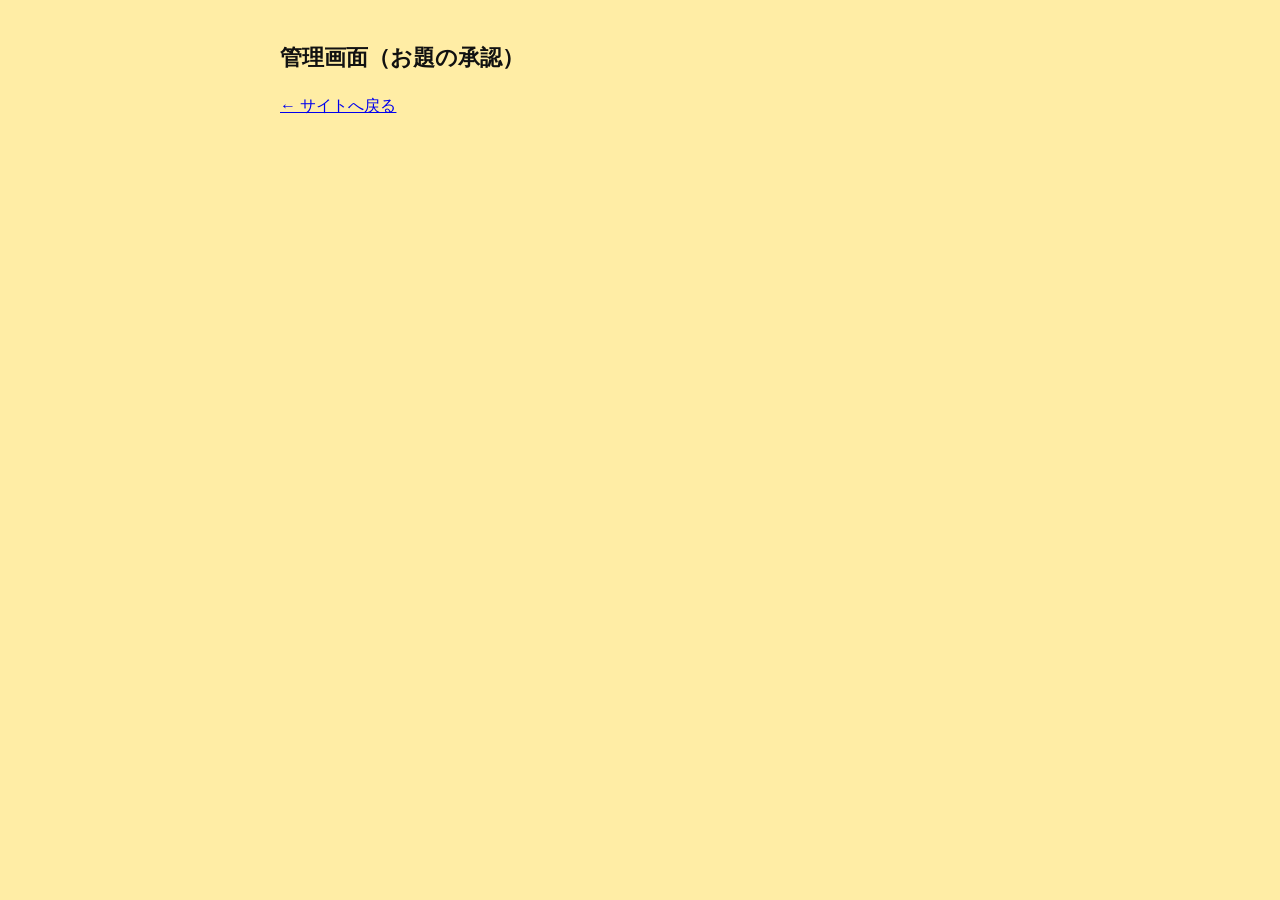
<file: admin.html>
<!doctype html>
<html lang="ja">
<head>
<meta charset="utf-8">
<meta name="viewport" content="width=device-width, initial-scale=1">
<meta name="robots" content="noindex, nofollow">
<title>管理画面｜わだいぽん！</title>
<style>
body{margin:0;font-family:Meiryo,"Yu Gothic",sans-serif;background:#ffeda5;color:#4a2c2a;line-height:1.7}
main{max-width:720px;margin:0 auto;padding:24px 16px 48px}
h1{font-size:22px;color:#111}
button{min-height:44px;padding:0 18px;border:0;border-radius:22px;background:#ffdf5c;font:inherit;font-weight:700;color:#111;cursor:pointer}
button.danger{background:#fff;color:#a11;border:1.5px solid #a11}
button:focus-visible{outline:3px solid #111;outline-offset:2px}
.card{margin-top:12px;padding:14px 16px;border-radius:14px;background:#fff;box-shadow:0 0 8px rgba(0,0,0,.14)}
.card p{margin:0 0 8px;overflow-wrap:anywhere}.card small{color:#6b4a3a}.row{display:flex;gap:10px;margin-top:10px;flex-wrap:wrap}
#msg{margin-top:12px;font-weight:700}
</style>
</head>
<body>
<main>
<h1>管理画面（お題の承認）</h1>
<div id="auth"></div>
<p id="msg" role="status"></p>
<div id="list"></div>
<p><a href="./">← サイトへ戻る</a></p>
</main>
<script src="./js/supa-config.js"></script>
<script type="module">
import { supabase } from "./js/supa.js";
const $ = (id) => document.getElementById(id);
const msg = (t) => { $("msg").textContent = t || ""; };
const btn = (label, fn, cls) => { const b = document.createElement("button"); b.type = "button"; b.textContent = label; if (cls) b.className = cls; b.addEventListener("click", fn); return b; };
const sha256 = async (s) => [...new Uint8Array(await crypto.subtle.digest("SHA-256", new TextEncoder().encode(s)))].map((x) => x.toString(16).padStart(2, "0")).join("");
const logout = () => btn("ログアウト", async () => { await supabase.auth.signOut(); render(); });

async function render() {
  $("auth").replaceChildren(); $("list").replaceChildren(); msg("");
  if (!supabase) { msg("Supabase が未設定です（js/supa-config.js）。"); return; }
  const { data: { session } } = await supabase.auth.getSession();
  if (!session) {
    $("auth").append(btn("Googleでログイン", () => supabase.auth.signInWithOAuth({ provider: "google", options: { redirectTo: location.origin + location.pathname, queryParams: { prompt: "select_account" } } })));
    return;
  }
  // ① フロント側チェック：管理者メールのハッシュ照合 ＋ DB の is_admin()。ここは「見せるかどうか」だけ。迂回されても DB 側の RLS が必ず弾く。
  const emailOk = (await sha256(String(session.user.email || "").toLowerCase())) === (window.WADAI_SUPABASE || {}).adminEmailSha256;
  const { data: isAdmin, error } = await supabase.rpc("is_admin");
  $("auth").append(logout());
  if (!emailOk || error || isAdmin !== true) { msg("このアカウントには管理権限がありません。"); return; }

  // ② ここから先の取得・更新は、すべて DB 側の RLS で「管理者のみ」に制限されている
  const { data, error: e2 } = await supabase.from("odais").select("id, content, user_id, created_at").eq("status", "pending").order("created_at", { ascending: true });
  if (e2) { msg("読み込みに失敗しました。"); return; }
  msg(data.length ? `未承認のお題：${data.length}件` : "未承認のお題はありません。");
  for (const o of data) {
    const card = document.createElement("div"); card.className = "card";
    const p = document.createElement("p"); p.textContent = o.content;                      // textContent（HTMLとして解釈しない）
    const sm = document.createElement("small"); sm.textContent = `${new Date(o.created_at).toLocaleString("ja-JP")} ／ ${o.user_id.slice(0, 8)}`;
    const row = document.createElement("div"); row.className = "row";
    row.append(
      btn("承認（公開）", async () => { const { error: e } = await supabase.from("odais").update({ status: "approved" }).eq("id", o.id); if (e) msg("承認に失敗しました。"); else render(); }),
      btn("削除", async () => { if (!confirm("このお題を削除しますか？")) return; const { error: e } = await supabase.from("odais").delete().eq("id", o.id); if (e) msg("削除に失敗しました。"); else render(); }, "danger")
    );
    card.append(p, sm, row); $("list").append(card);
  }
}
if (supabase) { supabase.auth.onAuthStateChange(() => render()); }
render();
</script>
</body>
</html>
</file>
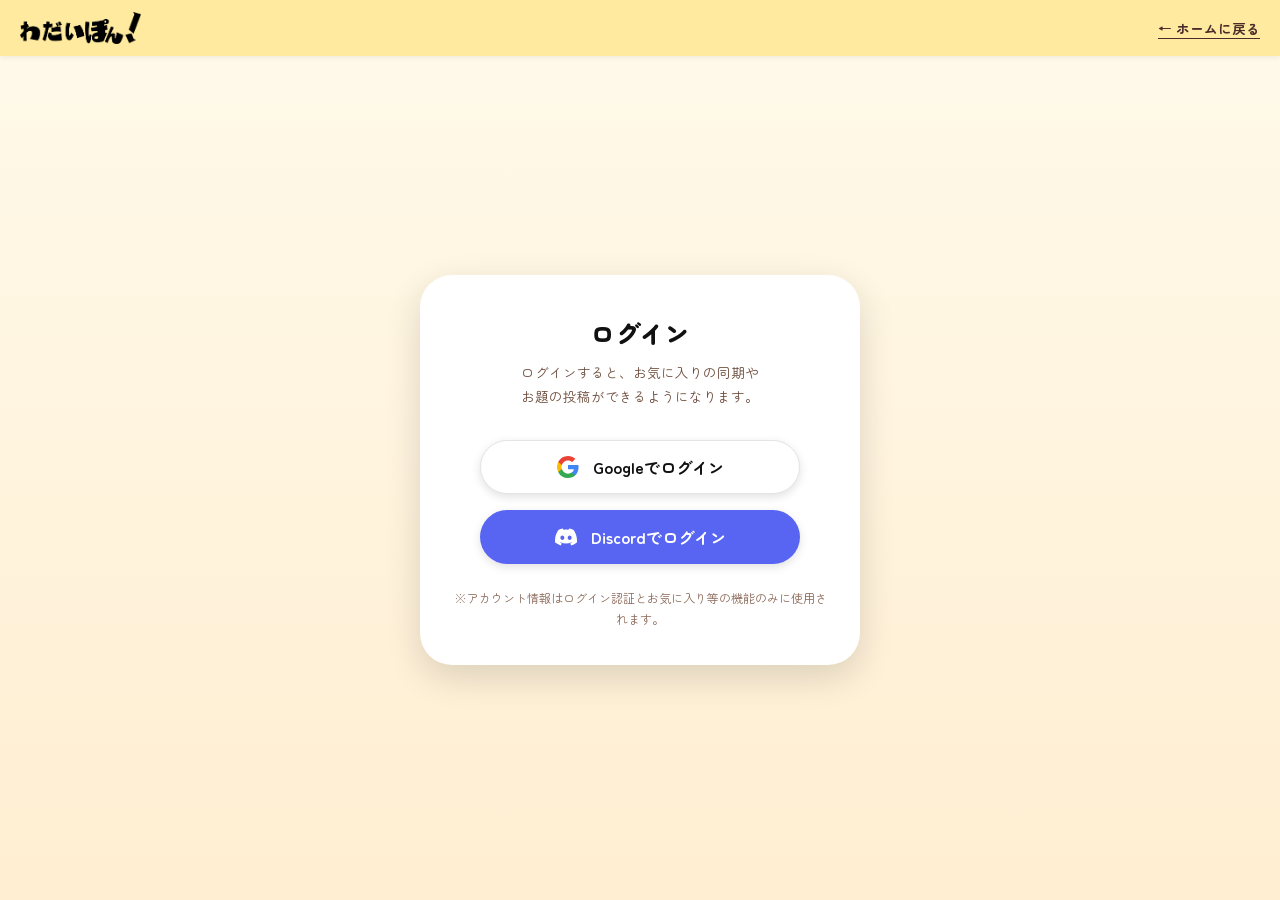
<file: login.html>
<!doctype html>
<html lang="ja">
<head>
<meta charset="utf-8">
<meta name="viewport" content="width=device-width, initial-scale=1">
<title>ログイン｜わだいぽん！</title>
<link rel="icon" href="./favicon.ico" sizes="any">
<link rel="icon" type="image/png" href="./favicon.png" sizes="192x192">
<link rel="preconnect" href="https://fonts.googleapis.com">
<link rel="preconnect" href="https://fonts.gstatic.com" crossorigin>
<link rel="stylesheet" href="https://fonts.googleapis.com/css2?family=Zen+Maru+Gothic:wght@500;700;900&display=swap">
<link rel="stylesheet" href="./css/style.css">
<style>
body {
  margin: 0;
  min-height: 100vh;
  display: flex;
  flex-direction: column;
  background: linear-gradient(180deg, #fffaeb 0%, #ffeed1 100%);
  font-family: 'Zen Maru Gothic', Meiryo, 'Yu Gothic', sans-serif;
  color: #4a2c2a;
}
.login-header {
  flex: none;
  height: 56px;
  padding: 0 20px;
  background: #ffea9f;
  display: flex;
  align-items: center;
  justify-content: space-between;
  box-shadow: 0 1px 6px rgba(0,0,0,0.08);
}
.login-logo {
  display: flex;
  align-items: center;
  text-decoration: none;
}
.login-logo img {
  height: 32px;
  width: auto;
}
.back-link {
  font-size: 13.5px;
  font-weight: 700;
  color: #4a2c2a;
  text-decoration: underline;
  text-underline-offset: 4px;
}
.login-main {
  flex: 1;
  display: flex;
  align-items: center;
  justify-content: center;
  padding: 32px 16px 48px;
}
.login-card {
  width: 100%;
  max-width: 440px;
  padding: 40px 28px 36px;
  border-radius: 32px;
  background: #fff;
  box-shadow: 0 12px 36px rgba(0,0,0,0.14);
  text-align: center;
  box-sizing: border-box;
}
.login-title {
  margin: 0 0 10px;
  font-size: 24px;
  font-weight: 900;
  color: #111;
  letter-spacing: 0.5px;
}
.login-sub {
  margin: 0 0 32px;
  font-size: 13.5px;
  line-height: 1.8;
  color: #6b4a3a;
}
.login-btns {
  display: flex;
  flex-direction: column;
  gap: 16px;
  align-items: center;
  margin-bottom: 24px;
}
.login-btn {
  display: inline-flex;
  align-items: center;
  justify-content: center;
  gap: 14px;
  width: 100%;
  max-width: 320px;
  min-height: 54px;
  padding: 0 24px;
  border: 0;
  border-radius: 27px;
  font-family: inherit;
  font-size: 16px;
  font-weight: 700;
  cursor: pointer;
  white-space: nowrap;
  box-shadow: 0 3px 10px rgba(0,0,0,0.12);
  transition: transform 0.1s, filter 0.15s;
  -webkit-tap-highlight-color: transparent;
}
.login-btn:hover {
  filter: brightness(0.97);
}
.login-btn:active {
  transform: scale(0.98);
}
.login-btn.google {
  background: #fff;
  color: #111;
  border: 1.5px solid #e2e4e8;
}
.login-btn.discord {
  background: #5865F2;
  color: #fff;
}
.login-footer-note {
  margin: 20px 0 0;
  font-size: 12px;
  line-height: 1.7;
  color: #8c6a5a;
}
.user-panel {
  display: none;
}
.user-avatar-wrap {
  display: flex;
  align-items: center;
  justify-content: center;
  margin-bottom: 16px;
}
.user-avatar {
  width: 68px;
  height: 68px;
  border-radius: 50%;
  background: #ffea9f;
  background-size: cover;
  background-position: center;
  display: flex;
  align-items: center;
  justify-content: center;
  font-size: 26px;
  font-weight: 900;
  color: #4a2c2a;
  box-shadow: 0 2px 8px rgba(0,0,0,0.15);
}
.home-btn {
  display: inline-flex;
  align-items: center;
  justify-content: center;
  min-height: 48px;
  padding: 0 32px;
  border: 0;
  border-radius: 24px;
  background: #ffdf5c;
  color: #111;
  font-size: 15px;
  font-weight: 700;
  text-decoration: none;
  box-shadow: 0 2px 8px rgba(0,0,0,0.12);
}
.logout-btn {
  display: inline-flex;
  align-items: center;
  justify-content: center;
  min-height: 40px;
  padding: 0 20px;
  margin-top: 14px;
  border: 0;
  border-radius: 20px;
  background: #fee2e2;
  color: #991b1b;
  font-size: 13.5px;
  font-weight: 700;
  cursor: pointer;
}
#auth-msg {
  display: none;
  margin-bottom: 16px;
  padding: 10px 14px;
  border-radius: 12px;
  background: #fee2e2;
  color: #991b1b;
  font-size: 13px;
  font-weight: 700;
}
</style>
</head>
<body>

<header class="login-header">
  <a class="login-logo" href="./">
    <img src="./assets/71b719b9245d8a863fe940a97056536b.png" alt="わだいぽん！">
  </a>
  <a class="back-link" href="./">← ホームに戻る</a>
</header>

<main class="login-main">
  <div class="login-card">
    <div id="auth-msg"></div>

    <!-- 未ログイン時の表示 -->
    <div id="guest-panel">
      <h1 class="login-title">ログイン</h1>
      <p class="login-sub">ログインすると、お気に入りの同期や<br>お題の投稿ができるようになります。</p>

      <div class="login-btns">
        <button type="button" class="login-btn google" id="btn-google">
          <svg width="22" height="22" viewBox="0 0 18 18" aria-hidden="true">
            <path fill="#4285F4" d="M17.64 9.2c0-.637-.057-1.251-.164-1.84H9v3.481h4.844a4.14 4.14 0 0 1-1.796 2.716v2.259h2.908c1.702-1.567 2.684-3.875 2.684-6.615z"/>
            <path fill="#34A853" d="M9 18c2.43 0 4.467-.806 5.956-2.18l-2.908-2.259c-.806.54-1.837.86-3.048.86-2.344 0-4.328-1.584-5.036-3.711H.957v2.332A8.997 8.997 0 0 0 9 18z"/>
            <path fill="#FBBC05" d="M3.964 10.71A5.41 5.41 0 0 1 3.682 9c0-.593.102-1.17.282-1.71V4.958H.957A8.996 8.996 0 0 0 0 9c0 1.452.348 2.827.957 4.042l3.007-2.332z"/>
            <path fill="#EA4335" d="M9 3.58c1.321 0 2.508.454 3.44 1.345l2.582-2.58C13.463.891 11.426 0 9 0A8.997 8.997 0 0 0 .957 4.958L3.964 7.29C4.672 5.163 6.656 3.58 9 3.58z"/>
          </svg>
          <span>Googleでログイン</span>
        </button>

        <button type="button" class="login-btn discord" id="btn-discord">
          <svg width="22" height="22" viewBox="0 0 24 24" fill="#fff" aria-hidden="true">
            <path d="M20.317 4.37a19.791 19.791 0 0 0-4.885-1.515.074.074 0 0 0-.079.037c-.21.375-.444.864-.608 1.25a18.27 18.27 0 0 0-5.487 0 12.64 12.64 0 0 0-.617-1.25.077.077 0 0 0-.079-.037A19.736 19.736 0 0 0 3.677 4.37a.07.07 0 0 0-.032.027C.533 9.046-.32 13.58.099 18.057a.082.082 0 0 0 .031.057 19.9 19.9 0 0 0 5.993 3.03.078.078 0 0 0 .084-.028c.462-.63.874-1.295 1.226-1.994.021-.041.001-.09-.041-.106a13.107 13.107 0 0 1-1.872-.892.077.077 0 0 1-.008-.128 10.2 10.2 0 0 0 .372-.292.074.074 0 0 1 .077-.01c3.929 1.793 8.18 1.793 12.061 0a.074.074 0 0 1 .078.01c.12.098.246.198.373.292a.077.077 0 0 1-.006.127 12.299 12.299 0 0 1-1.873.893.077.077 0 0 0-.041.107c.36.698.772 1.362 1.225 1.993a.076.076 0 0 0 .084.028 19.839 19.839 0 0 0 6.002-3.03.077.077 0 0 0 .032-.054c.5-5.177-.838-9.674-3.549-13.66a.061.061 0 0 0-.031-.028zM8.02 15.33c-1.183 0-2.157-1.085-2.157-2.419 0-1.333.956-2.419 2.157-2.419 1.21 0 2.176 1.096 2.157 2.42 0 1.333-.956 2.418-2.157 2.418zm7.975 0c-1.183 0-2.157-1.085-2.157-2.419 0-1.333.955-2.419 2.157-2.419 1.21 0 2.176 1.096 2.157 2.42 0 1.333-.946 2.418-2.157 2.418z"/>
          </svg>
          <span>Discordでログイン</span>
        </button>
      </div>

      <p class="login-footer-note">※アカウント情報はログイン認証とお気に入り等の機能のみに使用されます。</p>
    </div>

    <!-- ログイン済みの表示 -->
    <div id="user-panel" class="user-panel">
      <div class="user-avatar-wrap">
        <div class="user-avatar" id="user-avatar">?</div>
      </div>
      <h1 class="login-title" id="user-name">ユーザー名</h1>
      <p class="login-sub">ログイン中です</p>

      <div style="display: flex; flex-direction: column; align-items: center; gap: 8px;">
        <a class="home-btn" href="./">ホームへ戻る</a>
        <button type="button" class="logout-btn" id="btn-logout">ログアウト</button>
      </div>
    </div>

  </div>
</main>

<script src="./js/supa-config.js"></script>
<script type="module">
import { supabase } from "./js/supa.js";

const guestPanel = document.getElementById("guest-panel");
const userPanel = document.getElementById("user-panel");
const userName = document.getElementById("user-name");
const userAvatar = document.getElementById("user-avatar");
const authMsg = document.getElementById("auth-msg");

const showMsg = (text) => {
  if (text) {
    authMsg.textContent = text;
    authMsg.style.display = "block";
  } else {
    authMsg.style.display = "none";
  }
};

const renderUser = (user) => {
  if (user) {
    guestPanel.style.display = "none";
    userPanel.style.display = "block";
    const m = user.user_metadata || {};
    const name = m.full_name || m.name || m.user_name || m.global_name || user.email || "ユーザー";
    const photo = m.avatar_url || m.picture || "";
    userName.textContent = name;
    if (photo) {
      userAvatar.textContent = "";
      userAvatar.style.backgroundImage = `url("${photo}")`;
    } else {
      userAvatar.style.backgroundImage = "";
      userAvatar.textContent = Array.from(name)[0] || "?";
    }
  } else {
    guestPanel.style.display = "block";
    userPanel.style.display = "none";
  }
};

if (window.WADAI_AUTH_API) {
  // すでに supa.js の state がある場合
  if (window.WADAI_AUTH && window.WADAI_AUTH.user) {
    renderUser(window.WADAI_AUTH.user);
  }
}

window.addEventListener("wadai-auth", (e) => {
  const st = e.detail || {};
  renderUser(st.user);
  if (st.error) showMsg(st.error);
});

document.getElementById("btn-google").addEventListener("click", () => {
  showMsg("");
  if (window.WADAI_AUTH_API) {
    window.WADAI_AUTH_API.login("google");
  }
});

document.getElementById("btn-discord").addEventListener("click", () => {
  showMsg("");
  if (window.WADAI_AUTH_API) {
    window.WADAI_AUTH_API.login("discord");
  }
});

document.getElementById("btn-logout").addEventListener("click", () => {
  if (window.WADAI_AUTH_API) {
    window.WADAI_AUTH_API.logout();
  }
});
</script>
</body>
</html>
</file>
<file: css/pages.css>
*{box-sizing:border-box}
body{margin:0;background:linear-gradient(180deg,#ffeda5,#ffe27a);background-attachment:fixed;color:#4a2c2a;font-family:Meiryo,"Yu Gothic","Hiragino Sans",sans-serif;line-height:1.9;font-size:15px}
a{color:#7a3b00;text-underline-offset:3px}
.hd{display:flex;align-items:center;justify-content:space-between;height:53px;padding:0 16px;background:#fecc5c;overflow:hidden}
.logo{display:block;line-height:0}
.logo img{display:block;width:150px;height:82px;object-fit:contain}
.cta-s{display:inline-flex;align-items:center;min-height:36px;padding:0 16px;border-radius:18px;background:#fff;color:#111;font-size:13px;font-weight:700;text-decoration:none;box-shadow:0 2px 6px rgba(0,0,0,.14)}
main{max-width:720px;margin:0 auto;padding:24px 16px 48px}
.bc{font-size:12px;color:#6b4a3a}
h1{margin:12px 0 0;font-size:clamp(22px,5.6vw,28px);line-height:1.5;color:#111}
h2{margin:0 0 8px;font-size:17px;line-height:1.6;color:#111;padding-left:10px;border-left:4px solid #fecc5c}
section{margin-top:20px;padding:16px 18px;border-radius:20px;background:#fff;box-shadow:0 0 12px rgba(0,0,0,.14)}
.lead{margin:10px 0 0}
.cta{margin:22px 0;text-align:center}
.cta a{display:inline-flex;align-items:center;justify-content:center;min-height:48px;padding:8px 24px;border-radius:24px;background:#ffdf5c;color:#111;font-weight:700;text-decoration:none;box-shadow:0 2px 8px rgba(0,0,0,.14)}
.tl{margin:0;padding-left:1.3em}
.tl li{margin-top:6px}
.tp{margin:0;padding-left:1.4em}
.tp li{margin-top:10px}
.tp b{display:block;color:#111}
details{border-top:1px solid #f0dca0;padding:8px 0}
summary{cursor:pointer;font-weight:700;color:#111}
footer{max-width:720px;margin:0 auto;padding:0 16px 40px;text-align:center;font-size:12px}
footer nav a{display:inline-block;margin:2px 8px}
footer nav a[aria-current]{font-weight:700;text-decoration:none;color:#111}
.skip{position:absolute;left:-9999px;top:0;padding:10px 16px;background:#111;color:#fff;z-index:10}
.skip:focus{left:8px;top:8px}
a:focus-visible,button:focus-visible,input:focus-visible,select:focus-visible,summary:focus-visible{outline:3px solid #111;outline-offset:2px}
code{padding:1px 6px;border-radius:6px;background:#fff3c4;font-size:13px;word-break:break-all}
.rel{margin:0;padding:0;list-style:none}
.rel li{display:flex;flex-direction:column;padding:10px 0;border-top:1px solid #f0dca0}
.rel li:first-child{border-top:0}
.rel a{font-weight:700}
.rel span{font-size:13px;color:#5e3f31}
.fr{display:grid;grid-template-columns:repeat(auto-fit,minmax(150px,1fr));gap:12px}
.fr label{display:flex;flex-direction:column;gap:4px;font-size:13px;font-weight:700;color:#111}
.fr input,.fr select{min-height:44px;padding:0 10px;border:1.5px solid #d9b96a;border-radius:10px;background:#fff;font-family:inherit;font-size:16px;color:#111}
#cnt{margin:12px 0 0;font-weight:700}
.gl{margin:12px 0 0}
[hidden]{display:none!important}
.tl li{overflow-wrap:anywhere}
@media (prefers-reduced-motion:reduce){*{scroll-behavior:auto!important;transition:none!important;animation:none!important}}
</file>
<file: css/style.css>
html,body{margin:0;min-height:100%;background:#ffeda5}
*{box-sizing:border-box}
.sr-only{position:absolute;width:1px;height:1px;margin:-1px;padding:0;overflow:hidden;clip:rect(0,0,0,0);white-space:nowrap;border:0}
.pgr{position:absolute;opacity:0;pointer-events:none;width:0;height:0}
#contact,#license,#settings,#howto,#assets,#login-page,#submit{display:none}
.wrap:has(#pg-howto:checked) #howto{display:block}
.wrap:has(#pg-howto:checked) #home{display:none}
.wrap.m-compact #howto,.wrap.m-obs #howto{display:none!important}
.wrap:has(#pg-login-page:checked) #login-page,.wrap:has(#pg-login:checked) #login-page{display:block}
.wrap:has(#pg-login-page:checked) #home,.wrap:has(#pg-login:checked) #home{display:none}
.wrap.m-compact #login-page,.wrap.m-obs #login-page{display:none!important}
.wrap:has(#pg-settings:checked) #settings{display:block}
.wrap:has(#pg-settings:checked) #home{display:none}
.wrap:has(#pg-assets:checked) #assets{display:block}
.wrap:has(#pg-assets:checked) #home{display:none}
.wrap.m-compact #assets,.wrap.m-obs #assets{display:none!important}
.wrap:has(#pg-submit:checked) #submit{display:block}
.wrap:has(#pg-submit:checked) #home{display:none}
.wrap.m-compact #submit,.wrap.m-obs #submit{display:none!important}
.wrap:has(#pg-license:checked) #license{display:block}
.wrap:has(#pg-license:checked) #home{display:none}
.wrap.m-compact #license,.wrap.m-compact #settings,.wrap.m-compact .ftr{display:none!important}
.wrap:has(#pg-contact:checked) #contact{display:block}
.wrap:has(#pg-contact:checked) #home{display:none}
.navl{cursor:pointer}
.wrap.lobbyp .cmwrap{visibility:hidden;pointer-events:none}
.lgrid{display:grid;grid-template-columns:repeat(auto-fit,minmax(250px,1fr));gap:14px;margin-top:18px}
.lbtn.first{grid-column:1/-1;min-height:104px!important}
.lbtn{transition:background .2s ease,transform .2s ease}
.lbtn:hover,.lbtn:focus-visible{background:var(--hov)!important;transform:translateY(-2px)}
.bkb:hover,.bkb:focus-visible{background:color-mix(in srgb, var(--ac) 35%, transparent)!important}
.tc{font-family:var(--ff);font-synthesis:none}
.cat.hide{display:none!important}
.copybtn:hover,.copybtn:focus-visible{background:color-mix(in srgb, var(--ac) 25%, transparent)!important;color:#4a2c2a!important}
.wrap.m-obs .copybtn{display:none!important}
.wrap.m-compact .xshare,.wrap.m-obs .xshare{display:none!important}
.xshare button:focus-visible{outline:3px solid var(--ac);outline-offset:2px}
.chrbtn{display:none;align-items:center;gap:6px;height:28px;padding:0 10px;border:1.5px solid #4a2c2a;border-radius:14px;background:rgba(255,255,255,.55);color:#4a2c2a;font-family:inherit;font-size:11px;font-weight:700;line-height:1;white-space:nowrap;cursor:pointer;transition:background .2s ease,color .2s ease,border-color .2s ease;-webkit-tap-highlight-color:transparent}
.chrbtn i{display:block;width:14px;height:14px;border-radius:50%;background:#00ff00;border:1.5px solid #fff;box-sizing:border-box}
.chrbtn.on{background:#00ff00;border-color:#00ff00;color:#111}
.wrap.m-compact .chrbtn{display:flex}
html:has(.wrap.m-compact.chroma),html:has(.wrap.m-compact.chroma) body{background:#00ff00!important}
.wrap.m-compact.chroma,.wrap.m-compact.chroma header,.wrap.m-compact.chroma .tmain{background:#00ff00!important}
.wrap.m-compact.chroma .tc{box-shadow:none!important}
.wrap:not(:has(#pg-home:checked)) .cmwrap{visibility:hidden;pointer-events:none}
.obsx{display:none;position:fixed;top:12px;right:12px;z-index:1000;padding:8px 14px;border:0;border-radius:18px;background:rgba(0,0,0,.75);color:#fff;font-family:inherit;font-size:12px;font-weight:700;cursor:pointer;opacity:0;transition:opacity .2s ease}
.wrap.m-obs .obsx{display:block}
.wrap.m-obs .obsx:hover,.wrap.m-obs .obsx:focus-visible{opacity:1}
.wrap.m-obs.hint .obsx{animation:obsHint 5s ease both}
@keyframes obsHint{0%,70%{opacity:1}100%{opacity:0}}
html:has(.wrap.m-obs),html:has(.wrap.m-obs) body{background:transparent!important}
.wrap.m-obs{background:transparent!important}
.wrap.m-obs header,.wrap.m-obs .cat,.wrap.m-obs .ftr,.wrap.m-obs #contact,.wrap.m-obs #license,.wrap.m-obs #settings,.wrap.m-obs .tbtn,.wrap.m-obs .tsp{display:none!important}
.wrap.m-obs #home{display:block!important}
.wrap.m-obs .tmain{display:flex;align-items:center;padding:12px!important;background:transparent!important}
.wrap.m-obs .mw{width:100%;max-width:min(calc(100vw - 24px),calc((100vh - 24px) * 1.829))!important;margin:0 auto!important;container-type:inline-size}
.wrap.m-obs .tc{padding:0 1.935cqw 2.258cqw!important;border-radius:3.548cqw!important;cursor:pointer}
.wrap.m-obs .tch{height:9.839cqw!important;font-size:3.871cqw!important}
.wrap.m-obs .tcp{min-height:43.387cqw!important;padding:0 2.581cqw!important;justify-content:center;border-radius:3.710cqw!important}
.wrap.m-obs .tq{font-size:calc(3.387cqw * var(--fsm, 1))!important;line-height:1.5!important}
.wrap.m-obs .tcat{margin-top:1.613cqw!important;font-size:2.258cqw!important;line-height:1.5!important}
.srow{display:flex;align-items:center;justify-content:space-between;gap:16px;padding:20px 0;border-bottom:1px solid var(--line)}
.sw2{position:relative;flex:none;width:48px;height:28px;padding:0;border:1.5px solid var(--deep);border-radius:14px;background:var(--soft2);cursor:pointer;transition:background .3s ease,border-color .3s ease;-webkit-tap-highlight-color:transparent}
.sw2 i{position:absolute;top:3px;left:3px;width:19px;height:19px;border-radius:50%;background:var(--deep);transition:transform .3s cubic-bezier(.4,0,.2,1),background .3s ease}
.sw2.on{background:#4a2c2a;border-color:#4a2c2a}
.sw2.on i{transform:translateX(20px);background:var(--ac2)}
.seg{flex:1;height:40px;border:1.5px solid var(--bd);border-radius:6px;background:#fff;color:#4a2c2a;font-family:inherit;font-size:14px;font-weight:500;cursor:pointer;transition:background .2s ease,border-color .2s ease}
.seg.on{background:var(--ac);border-color:var(--ac);color:#111;font-weight:700}
.logo-w{display:none!important}
.wrap.dk .logo-b{display:none!important}
.wrap.dk .logo-w{display:block!important}
.wrap.dk header .navl,.wrap.dk header .cm-text,.wrap.dk header .hmenubtn,.wrap.dk header .chrbtn{color:#fff!important}
.wrap.dk header .setbtn svg{stroke:#fff}
.wrap.dk header .setbtn svg circle{fill:var(--hd)}
.wrap.dk{color:#f4f4f6!important}
.wrap.dk [style*="color: #111"],.wrap.dk [style*="color: rgb(17, 17, 17)"],.wrap.dk [style*="color: #4a2c2a"],.wrap.dk [style*="color: rgb(74, 44, 42)"],.wrap.dk [style*="color: #6b4a3a"],.wrap.dk [style*="color: rgb(107, 74, 58)"],.wrap.dk [style*="color: #735240"],.wrap.dk [style*="color: rgb(138, 106, 85)"],.wrap.dk [style*="color: #555"],.wrap.dk [style*="color: rgb(85, 85, 85)"]{color:#f4f4f6!important}
.wrap.dk .rsl{color:rgba(255,255,255,.85)}
.wrap.dk :is([style*="background: var(--card)"],[style*="background: var(--card)"] *)[style*="color: #111"]{color:#f4f4f6!important}
.wrap.dk :is([style*="background: var(--card)"],[style*="background: var(--card)"] *)[style*="color: rgb(17, 17, 17)"]{color:#f4f4f6!important}
.wrap.dk :is([style*="background: var(--card)"],[style*="background: var(--card)"] *)[style*="color: #4a2c2a"]{color:#f4f4f6!important}
.wrap.dk :is([style*="background: var(--card)"],[style*="background: var(--card)"] *)[style*="color: rgb(74, 44, 42)"]{color:#f4f4f6!important}
.wrap.dk :is([style*="background: var(--card)"],[style*="background: var(--card)"] *)[style*="color: #6b4a3a"]{color:#f4f4f6!important}
.wrap.dk :is([style*="background: var(--card)"],[style*="background: var(--card)"] *)[style*="color: rgb(107, 74, 58)"]{color:#f4f4f6!important}
.wrap.dk :is([style*="background: var(--card)"],[style*="background: var(--card)"] *)[style*="color: #735240"]{color:#f4f4f6!important}
.wrap.dk :is([style*="background: var(--card)"],[style*="background: var(--card)"] *)[style*="color: rgb(138, 106, 85)"]{color:#f4f4f6!important}
.wrap.dk :is([style*="background: var(--card)"],[style*="background: var(--card)"] *)[style*="color: #555"]{color:#f4f4f6!important}
.wrap.dk :is([style*="background: var(--card)"],[style*="background: var(--card)"] *)[style*="color: rgb(85, 85, 85)"]{color:#f4f4f6!important}
.wrap.dk :is([style*="background: var(--card)"],[style*="background: var(--card)"] *)[style*="color: var(--deep)"]{color:#f4f4f6!important}
.wrap.dk [style*="background: var(--card)"] svg,.wrap.dk [style*="background: var(--card)"] svg *{stroke:#f4f4f6}
.wrap.dk :is([style*="background: #fff"],[style*="background: rgb(255, 255, 255)"],[style*="background: var(--ac)"],[style*="background: var(--ac2)"],[style*="background: var(--soft)"],[style*="background: rgba(255, 255, 255, 0.6)"],[style*="background: #fff"] *,[style*="background: rgb(255, 255, 255)"] *,[style*="background: var(--ac)"] *,[style*="background: var(--ac2)"] *,[style*="background: var(--soft)"] *,[style*="background: rgba(255, 255, 255, 0.6)"] *)[style*="color: #111"]{color:#111!important}
.wrap.dk :is([style*="background: #fff"],[style*="background: rgb(255, 255, 255)"],[style*="background: var(--ac)"],[style*="background: var(--ac2)"],[style*="background: var(--soft)"],[style*="background: rgba(255, 255, 255, 0.6)"],[style*="background: #fff"] *,[style*="background: rgb(255, 255, 255)"] *,[style*="background: var(--ac)"] *,[style*="background: var(--ac2)"] *,[style*="background: var(--soft)"] *,[style*="background: rgba(255, 255, 255, 0.6)"] *)[style*="color: rgb(17, 17, 17)"]{color:#111!important}
.wrap.dk :is([style*="background: #fff"],[style*="background: rgb(255, 255, 255)"],[style*="background: var(--ac)"],[style*="background: var(--ac2)"],[style*="background: var(--soft)"],[style*="background: rgba(255, 255, 255, 0.6)"],[style*="background: #fff"] *,[style*="background: rgb(255, 255, 255)"] *,[style*="background: var(--ac)"] *,[style*="background: var(--ac2)"] *,[style*="background: var(--soft)"] *,[style*="background: rgba(255, 255, 255, 0.6)"] *)[style*="color: #4a2c2a"]{color:#4a2c2a!important}
.wrap.dk :is([style*="background: #fff"],[style*="background: rgb(255, 255, 255)"],[style*="background: var(--ac)"],[style*="background: var(--ac2)"],[style*="background: var(--soft)"],[style*="background: rgba(255, 255, 255, 0.6)"],[style*="background: #fff"] *,[style*="background: rgb(255, 255, 255)"] *,[style*="background: var(--ac)"] *,[style*="background: var(--ac2)"] *,[style*="background: var(--soft)"] *,[style*="background: rgba(255, 255, 255, 0.6)"] *)[style*="color: rgb(74, 44, 42)"]{color:#4a2c2a!important}
.wrap.dk :is([style*="background: #fff"],[style*="background: rgb(255, 255, 255)"],[style*="background: var(--ac)"],[style*="background: var(--ac2)"],[style*="background: var(--soft)"],[style*="background: rgba(255, 255, 255, 0.6)"],[style*="background: #fff"] *,[style*="background: rgb(255, 255, 255)"] *,[style*="background: var(--ac)"] *,[style*="background: var(--ac2)"] *,[style*="background: var(--soft)"] *,[style*="background: rgba(255, 255, 255, 0.6)"] *)[style*="color: #6b4a3a"]{color:#6b4a3a!important}
.wrap.dk :is([style*="background: #fff"],[style*="background: rgb(255, 255, 255)"],[style*="background: var(--ac)"],[style*="background: var(--ac2)"],[style*="background: var(--soft)"],[style*="background: rgba(255, 255, 255, 0.6)"],[style*="background: #fff"] *,[style*="background: rgb(255, 255, 255)"] *,[style*="background: var(--ac)"] *,[style*="background: var(--ac2)"] *,[style*="background: var(--soft)"] *,[style*="background: rgba(255, 255, 255, 0.6)"] *)[style*="color: rgb(107, 74, 58)"]{color:#6b4a3a!important}
.wrap.dk :is([style*="background: #fff"],[style*="background: rgb(255, 255, 255)"],[style*="background: var(--ac)"],[style*="background: var(--ac2)"],[style*="background: var(--soft)"],[style*="background: rgba(255, 255, 255, 0.6)"],[style*="background: #fff"] *,[style*="background: rgb(255, 255, 255)"] *,[style*="background: var(--ac)"] *,[style*="background: var(--ac2)"] *,[style*="background: var(--soft)"] *,[style*="background: rgba(255, 255, 255, 0.6)"] *)[style*="color: #735240"]{color:#735240!important}
.wrap.dk :is([style*="background: #fff"],[style*="background: rgb(255, 255, 255)"],[style*="background: var(--ac)"],[style*="background: var(--ac2)"],[style*="background: var(--soft)"],[style*="background: rgba(255, 255, 255, 0.6)"],[style*="background: #fff"] *,[style*="background: rgb(255, 255, 255)"] *,[style*="background: var(--ac)"] *,[style*="background: var(--ac2)"] *,[style*="background: var(--soft)"] *,[style*="background: rgba(255, 255, 255, 0.6)"] *)[style*="color: rgb(138, 106, 85)"]{color:#735240!important}
.wrap.dk :is([style*="background: #fff"],[style*="background: rgb(255, 255, 255)"],[style*="background: var(--ac)"],[style*="background: var(--ac2)"],[style*="background: var(--soft)"],[style*="background: rgba(255, 255, 255, 0.6)"],[style*="background: #fff"] *,[style*="background: rgb(255, 255, 255)"] *,[style*="background: var(--ac)"] *,[style*="background: var(--ac2)"] *,[style*="background: var(--soft)"] *,[style*="background: rgba(255, 255, 255, 0.6)"] *)[style*="color: #555"]{color:#555!important}
.wrap.dk :is([style*="background: #fff"],[style*="background: rgb(255, 255, 255)"],[style*="background: var(--ac)"],[style*="background: var(--ac2)"],[style*="background: var(--soft)"],[style*="background: rgba(255, 255, 255, 0.6)"],[style*="background: #fff"] *,[style*="background: rgb(255, 255, 255)"] *,[style*="background: var(--ac)"] *,[style*="background: var(--ac2)"] *,[style*="background: var(--soft)"] *,[style*="background: rgba(255, 255, 255, 0.6)"] *)[style*="color: rgb(85, 85, 85)"]{color:#555!important}
.wrap.dk :is([style*="background: #fff"],[style*="background: rgb(255, 255, 255)"],[style*="background: var(--ac)"],[style*="background: var(--ac2)"],[style*="background: var(--soft)"],[style*="background: rgba(255, 255, 255, 0.6)"],[style*="background: #fff"] *,[style*="background: rgb(255, 255, 255)"] *,[style*="background: var(--ac)"] *,[style*="background: var(--ac2)"] *,[style*="background: var(--soft)"] *,[style*="background: rgba(255, 255, 255, 0.6)"] *)[style*="color: var(--deep)"]{color:var(--deep)!important}
.wrap.dk :is([style*="background: #fff"],[style*="background: rgb(255, 255, 255)"],[style*="background: var(--ac)"],[style*="background: var(--ac2)"],[style*="background: var(--soft)"],[style*="background: rgba(255, 255, 255, 0.6)"],[style*="background: #fff"] *,[style*="background: rgb(255, 255, 255)"] *,[style*="background: var(--ac)"] *,[style*="background: var(--ac2)"] *,[style*="background: var(--soft)"] *,[style*="background: rgba(255, 255, 255, 0.6)"] *) svg,.wrap.dk :is([style*="background: #fff"],[style*="background: rgb(255, 255, 255)"],[style*="background: var(--ac)"],[style*="background: var(--ac2)"],[style*="background: var(--soft)"],[style*="background: rgba(255, 255, 255, 0.6)"],[style*="background: #fff"] *,[style*="background: rgb(255, 255, 255)"] *,[style*="background: var(--ac)"] *,[style*="background: var(--ac2)"] *,[style*="background: var(--soft)"] *,[style*="background: rgba(255, 255, 255, 0.6)"] *) svg *{stroke:currentColor}
.wrap.dk ol.cat li>span:first-child{color:var(--ac)!important}
.wrap.dk .sw2.on,.wrap.dk.m-compact .sw{background:#111;border-color:#f4f4f5}
.wrap.dk .sw2.on i,.wrap.dk.m-compact .sw i{background:#f4f4f5}
.wrap.dk.m-compact .sw{box-shadow:0 0 0 4px rgba(255,255,255,.25)}
.wrap.dk .swb.on{border-color:#111}
.cpick{position:absolute;inset:0;width:100%;height:100%;opacity:0;cursor:pointer;border:0;padding:0}
.cwrap:focus-within .cdot{outline:3px solid var(--ac2);outline-offset:3px}
.swb{display:flex;align-items:center;gap:8px;width:100%;height:44px;padding:0 10px;border:1.5px solid var(--bd);border-radius:8px;background:#fff;color:#4a2c2a;font-family:inherit;font-size:13px;font-weight:500;cursor:pointer;text-align:left;transition:border-color .2s ease,background .2s ease}
.swb i{display:block;flex:none;width:22px;height:22px;border-radius:50%;border:1.5px solid rgba(74,44,42,.35)}
.swb.on{border-color:#4a2c2a;background:var(--soft);color:#111;font-weight:700}
.swb:focus-visible{outline:3px solid var(--ac);outline-offset:2px}
.opt{display:flex;flex-direction:column;align-items:flex-start;gap:2px;width:100%;padding:12px 14px;border:1.5px solid var(--bd);border-radius:6px;background:#fff;color:#4a2c2a;font-family:inherit;text-align:left;cursor:pointer;transition:background .2s ease,border-color .2s ease}
.opt.on{background:var(--ac);border-color:var(--ac);color:#111}
.opt-t{font-size:14px;font-weight:700}
.opt-s{font-size:12px;font-weight:500;opacity:.8}
.qa{border-bottom:1px solid var(--line)}
.qa summary{display:flex;align-items:flex-start;justify-content:space-between;gap:12px;padding:14px 0;cursor:pointer;list-style:none;font-size:14px;font-weight:700;line-height:1.7;color:#111}
.qa summary::-webkit-details-marker{display:none}
.qa summary::after{content:"＋";flex:none;color:var(--deep);font-weight:700}
.qa[open] summary::after{content:"－"}
.qa p{position:relative;margin:0 0 16px;padding-left:1.8em;font-size:14px;line-height:1.9;color:#4a2c2a}
.qa[open] p{animation:qaOpen .35s ease both}
@keyframes qaOpen{from{opacity:0;transform:translateY(-8px)}to{opacity:1;transform:translateY(0)}}
.qa summary::after{transition:transform .25s ease}
.qa[open] summary::after{animation:qaIcon .3s ease both}
@keyframes qaIcon{from{transform:rotate(-90deg)}to{transform:rotate(0)}}
@media (prefers-reduced-motion:reduce){.qa[open] p,.qa[open] summary::after{animation:none}}
.qa p::before{content:"A.";position:absolute;left:0;font-weight:700;color:var(--deep)}
.rsl{padding:0;border:0;background:none;color:#6b4a3a;font-family:inherit;font-size:12px;text-decoration:underline;text-underline-offset:3px;cursor:pointer}
.setbtn{display:flex;align-items:center;justify-content:center;width:36px;height:36px;border-radius:50%;background:rgba(255,255,255,.55);box-shadow:0 1px 3px rgba(0,0,0,.12);cursor:pointer;transition:transform .18s ease,box-shadow .18s ease,background .18s ease;-webkit-tap-highlight-color:transparent}
@media (hover:hover){.setbtn:hover{transform:translateY(-2px);background:#fff;box-shadow:0 4px 10px rgba(0,0,0,.16)}}
.wrap:has(#pg-settings:checked) .setbtn{background:#fff}
@media (max-width:340px){.setbtn{width:30px;height:30px}}
.wrap.m-compact .setbtn{visibility:hidden}
.cmwrap{border:0;background:none;padding:0;font-family:inherit;display:flex;align-items:center;gap:6px;cursor:pointer;font-size:11px;font-weight:700;color:#4a2c2a;line-height:1;white-space:nowrap;-webkit-tap-highlight-color:transparent}
.sw{position:relative;display:block;width:40px;height:22px;border:1.5px solid var(--deep);border-radius:11px;background:var(--soft2);box-shadow:0 0 0 0 color-mix(in srgb, var(--ac2) 0%, transparent);transition:background .3s ease,border-color .3s ease,box-shadow .35s ease}
.sw i{position:absolute;top:2px;left:2px;width:15px;height:15px;border-radius:50%;background:var(--deep);transition:transform .3s cubic-bezier(.4,0,.2,1),background .3s ease}
.wrap.m-compact .sw{background:#4a2c2a;border-color:#4a2c2a}
.wrap.m-compact .sw i{transform:translateX(18px);background:var(--ac2)}
.wrap.m-compact .sw{box-shadow:0 0 0 4px color-mix(in srgb, var(--ac2) 50%, transparent)}
.wrap.m-compact .cat,.wrap.m-compact .hnav,.wrap.m-compact #contact{display:none!important}
.wrap.m-compact #home{display:block!important}
.wrap.m-compact .tmain{padding-left:12px!important;padding-right:12px!important}
@media (min-width:700px){
.wrap.m-compact .tmain{display:flex;align-items:center;padding:28px 24px!important}
.wrap.m-compact .mw{width:100%;max-width:960px!important;margin:0 auto!important;container-type:inline-size}
.wrap.m-compact .tc{padding:0 1.935cqw 2.258cqw!important;border-radius:3.548cqw!important}
.wrap.m-compact .tch{height:9.839cqw!important;font-size:3.871cqw!important}
.wrap.m-compact .tcp{min-height:43.387cqw!important;padding:9.839cqw 2.581cqw 3.387cqw!important;border-radius:3.710cqw!important}
.wrap.m-compact .tq{font-size:calc(3.387cqw * var(--fsm, 1))!important;line-height:1.5!important}
.wrap.m-compact .tcat{margin-top:1.613cqw!important;font-size:2.258cqw!important;line-height:3.226cqw!important}
.wrap.m-compact .tsp{min-height:5.161cqw!important}
.wrap.m-compact .tbtn{width:32.258cqw!important;height:9.032cqw!important;border-radius:4.516cqw!important;font-size:3.226cqw!important;gap:1.290cqw!important}
.wrap.m-compact .tbi{width:3.548cqw;height:3.548cqw}
}
@media (max-width:440px){.cm-text{display:none}}
.hnav{min-width:0;overflow-x:auto;scrollbar-width:none}
.hnav::-webkit-scrollbar{display:none}
.hnav .navl{flex:none}
.wrap header{--lw:146px;--ls:max(0px,min(var(--lw),calc((100vw - 620px) / 2 - 8px)))}
.hlogo{transform:translateX(calc(-1 * var(--ls)))}
.hnav{flex:1;margin-left:calc(-1 * var(--ls))}
.hnav .navl:first-child{margin-left:auto}
.hnav .navl:last-child{margin-right:auto}
.wrap header{position:relative}
.hmenubtn{display:none;flex:none;align-items:center;justify-content:center;width:40px;height:40px;padding:0;border:0;border-radius:50%;background:rgba(255,255,255,.55);box-shadow:0 1px 3px rgba(0,0,0,.12);color:#111;cursor:pointer;-webkit-tap-highlight-color:transparent}
.hmenubtn:focus-visible{outline:3px solid #fff;outline-offset:2px}
.wrap.m-compact .hmenubtn{display:none!important}
@media (max-width:640px){
.hmenubtn{display:flex}
.hnav{display:none!important}
.hnav.open{display:flex!important;flex-direction:column;align-items:stretch;position:absolute;left:0;right:0;top:100%;margin:0!important;gap:0!important;padding:4px 16px 8px;overflow:visible;background:var(--hd);border-top:1px solid rgba(74,44,42,.2);box-shadow:0 10px 18px rgba(0,0,0,.18);z-index:50}
.hnav.open .navl{margin:0!important;padding:14px 4px;font-size:15px!important;text-decoration:none!important;border-bottom:1px solid rgba(74,44,42,.15)}
.hnav.open .navl:last-child{border-bottom:0}
}
@media (max-width:420px){.hlogo{margin-right:10px!important}.wrap header{--lw:111px}.hlogo img{height:auto!important}.hnav{gap:10px!important}.hnav .navl{font-size:13px!important}.guest-btn{padding:0 8px;gap:4px}.guest-btn span{font-size:12px}.user-btn .auth-n{max-width:4.5em}}
@media (prefers-reduced-motion:reduce){.sw,.sw i{transition:none}}

.mat{display:flex;flex-direction:column;gap:12px;padding:14px;border-radius:22px;background:#fff;box-shadow:0 0 12px rgba(0,0,0,.14)}
.mat-pv{display:flex;align-items:center;justify-content:center;border-radius:14px;overflow:hidden;aspect-ratio:11/6}
.mat-pv img{display:block;width:100%;height:100%;object-fit:contain}
.mat-light{background-color:#fff;background-image:linear-gradient(45deg,#eee 25%,transparent 25%,transparent 75%,#eee 75%),linear-gradient(45deg,#eee 25%,transparent 25%,transparent 75%,#eee 75%);background-size:20px 20px;background-position:0 0,10px 10px}
.mat-dark{background-color:#3a3330;background-image:linear-gradient(45deg,#4a423e 25%,transparent 25%,transparent 75%,#4a423e 75%),linear-gradient(45deg,#4a423e 25%,transparent 25%,transparent 75%,#4a423e 75%);background-size:20px 20px;background-position:0 0,10px 10px}
.mat-yellow{background:#ffe371}
.mat-t{font-size:15px;font-weight:700;line-height:1.6;color:#111}
.mat-s{margin-top:2px;font-size:12px;line-height:1.7;color:#6b4a3a}
.mat-dl{display:flex;align-items:center;justify-content:center;min-height:46px;border-radius:23px;background:var(--ac2);box-shadow:0 2px 8px rgba(0,0,0,.14);font-size:14px;font-weight:700;color:#111;text-decoration:none}
.mat-dl:hover,.req-btn:hover{filter:brightness(.96)}

.authbox{display:flex;align-items:center;gap:8px;min-width:0}
.authbtn{display:inline-flex;align-items:center;justify-content:center;gap:6px;flex:none;min-height:32px;padding:0 12px;border:0;border-radius:16px;background:#fff;box-shadow:0 1px 4px rgba(0,0,0,.16);color:#111;font-family:inherit;font-size:12px;font-weight:700;line-height:1;white-space:nowrap;cursor:pointer;-webkit-tap-highlight-color:transparent}
.authbtn.big{min-height:44px;padding:0 20px;border-radius:22px;font-size:14px}
.authbtn:focus-visible{outline:3px solid #111;outline-offset:2px}
@media (hover:hover){.authbtn:hover{background:#fffbe8}}
.avatar{position:relative;display:inline-flex;align-items:center;justify-content:center;flex:none;width:30px;height:30px;border-radius:50%;overflow:hidden;background:#fff;color:#4a2c2a;font-size:14px}
.avatar b{font-weight:700}
.avatar-img{position:absolute;inset:0;background-size:cover;background-position:center;background-repeat:no-repeat}
.auth-n{max-width:9em;overflow:hidden;text-overflow:ellipsis;white-space:nowrap;font-size:12px;font-weight:700;color:#111}
.auth-banner{display:flex;align-items:center;justify-content:space-between;gap:12px;max-width:620px;margin:8px auto 0;padding:10px 14px;border-radius:12px;background:#fff;box-shadow:0 1px 6px rgba(0,0,0,.16);color:#7a1f1f;font-size:13px;line-height:1.6}
.auth-banner button{flex:none;width:28px;height:28px;border:0;border-radius:50%;background:transparent;color:#7a1f1f;font-size:18px;cursor:pointer}
.wrap.m-obs .auth-banner{display:none!important}
.authbar{display:flex;justify-content:flex-end;box-sizing:border-box;width:100%;max-width:620px;margin:0 auto;padding:8px 16px 0}
.wrap.m-obs .authbar,.wrap.m-compact .authbar{display:none!important}
.authbar .authbtn{min-height:36px}

.wrap.m-obs .thint,.wrap.m-obs .favbtn,.wrap.m-obs .sharebtn{display:none!important}
.favbtn:focus-visible,.hbtn:focus-visible,.hdel:focus-visible,.sharebtn:focus-visible,.rsl:focus-visible{outline:3px solid #111;outline-offset:2px}
@media (hover:hover){.favbtn:hover,.hdel:hover{background:rgba(0,0,0,.06)!important}.hbtn:hover{background:rgba(255,255,255,.5)!important}}

.odai-ta{display:block;width:100%;box-sizing:border-box;min-height:96px;margin-top:8px;padding:12px;border:1.5px solid var(--bd);border-radius:12px;background:#fff;font-family:inherit;font-size:16px;line-height:1.7;color:#111;resize:vertical}
.odai-ta:focus-visible{outline:3px solid #111;outline-offset:2px}
.auth-menu-wrap{display:inline-flex;align-items:center}
.guest-btn{display:inline-flex;align-items:center;gap:6px;height:34px;padding:0 12px;border:0;border-radius:17px;background:rgba(255,255,255,.9);box-shadow:0 1px 4px rgba(0,0,0,.15);color:#111;font-family:inherit;font-size:13px;font-weight:700;line-height:1;white-space:nowrap;cursor:pointer;-webkit-tap-highlight-color:transparent;transition:background .15s}
.guest-btn:hover{background:#fff}
.guest-btn:focus-visible{outline:3px solid #111;outline-offset:2px}
.user-btn{display:inline-flex;align-items:center;gap:7px;height:34px;padding:2px 10px 2px 2px;border:0;border-radius:17px;background:rgba(255,255,255,.9);box-shadow:0 1px 4px rgba(0,0,0,.15);color:#111;font-family:inherit;font-size:13px;font-weight:700;cursor:pointer}
.user-btn:hover{background:#fff}

/* 画面中央のログインモーダル */
.auth-modal-overlay{position:fixed;inset:0;z-index:2000;display:flex;align-items:center;justify-content:center;padding:16px;background:rgba(0,0,0,.45);backdrop-filter:blur(3px);animation:authFadeIn .2s ease-out}
.auth-modal-card{position:relative;width:100%;max-width:380px;padding:32px 24px 28px;border-radius:28px;background:var(--card,#fff);box-shadow:0 12px 36px rgba(0,0,0,.25);text-align:center;box-sizing:border-box;animation:authPopIn .2s ease-out}
.auth-modal-close{position:absolute;top:14px;right:16px;display:flex;align-items:center;justify-content:center;width:34px;height:34px;border:0;border-radius:50%;background:rgba(0,0,0,.06);color:#4a2c2a;font-size:20px;line-height:1;cursor:pointer;-webkit-tap-highlight-color:transparent}
.auth-modal-close:hover{background:rgba(0,0,0,.12)}
.auth-modal-title{margin:0 0 8px;font-size:20px;font-weight:700;color:#111;line-height:1.4}
.auth-modal-sub{margin:0 0 24px;font-size:13px;line-height:1.6;color:#6b4a3a}
.auth-modal-btns{display:flex;flex-direction:column;gap:14px;align-items:center}
.auth-modal-btn{display:inline-flex;align-items:center;justify-content:center;gap:12px;width:100%;max-width:280px;min-height:50px;padding:0 24px;border:0;border-radius:25px;font-family:inherit;font-size:15px;font-weight:700;cursor:pointer;white-space:nowrap;-webkit-tap-highlight-color:transparent;box-shadow:0 2px 8px rgba(0,0,0,.12);transition:transform .1s,filter .15s}
.auth-modal-btn:hover{filter:brightness(.97)}
.auth-modal-btn:active{transform:scale(.98)}
.auth-modal-btn.google{background:#fff;color:#111;border:1.5px solid #e0e0e0}
.auth-modal-btn.discord{background:#5865F2;color:#fff}
.auth-modal-btn.logout{background:#fee2e2;color:#991b1b;margin-top:8px}
.auth-modal-btn.logout:hover{background:#fecaca}

@keyframes authFadeIn{from{opacity:0}to{opacity:1}}
@keyframes authPopIn{from{opacity:0;transform:scale(.95)}to{opacity:1;transform:scale(1)}}

.login-btn-page{display:inline-flex;align-items:center;justify-content:center;gap:14px;width:100%;max-width:320px;min-height:54px;padding:0 24px;border:0;border-radius:27px;font-family:inherit;font-size:16px;font-weight:700;cursor:pointer;white-space:nowrap;box-shadow:0 3px 10px rgba(0,0,0,.12);transition:transform .1s,filter .15s;-webkit-tap-highlight-color:transparent}
.login-btn-page:hover{filter:brightness(.97)}
.login-btn-page:active{transform:scale(.98)}
.login-btn-page.google{background:#fff;color:#111;border:1.5px solid #e0e0e0}
.login-btn-page.discord{background:#5865F2;color:#fff}

.liveitem:focus-visible{outline:3px solid #111;outline-offset:2px}
.wrap.m-obs .livebox{display:none!important}
</file>
